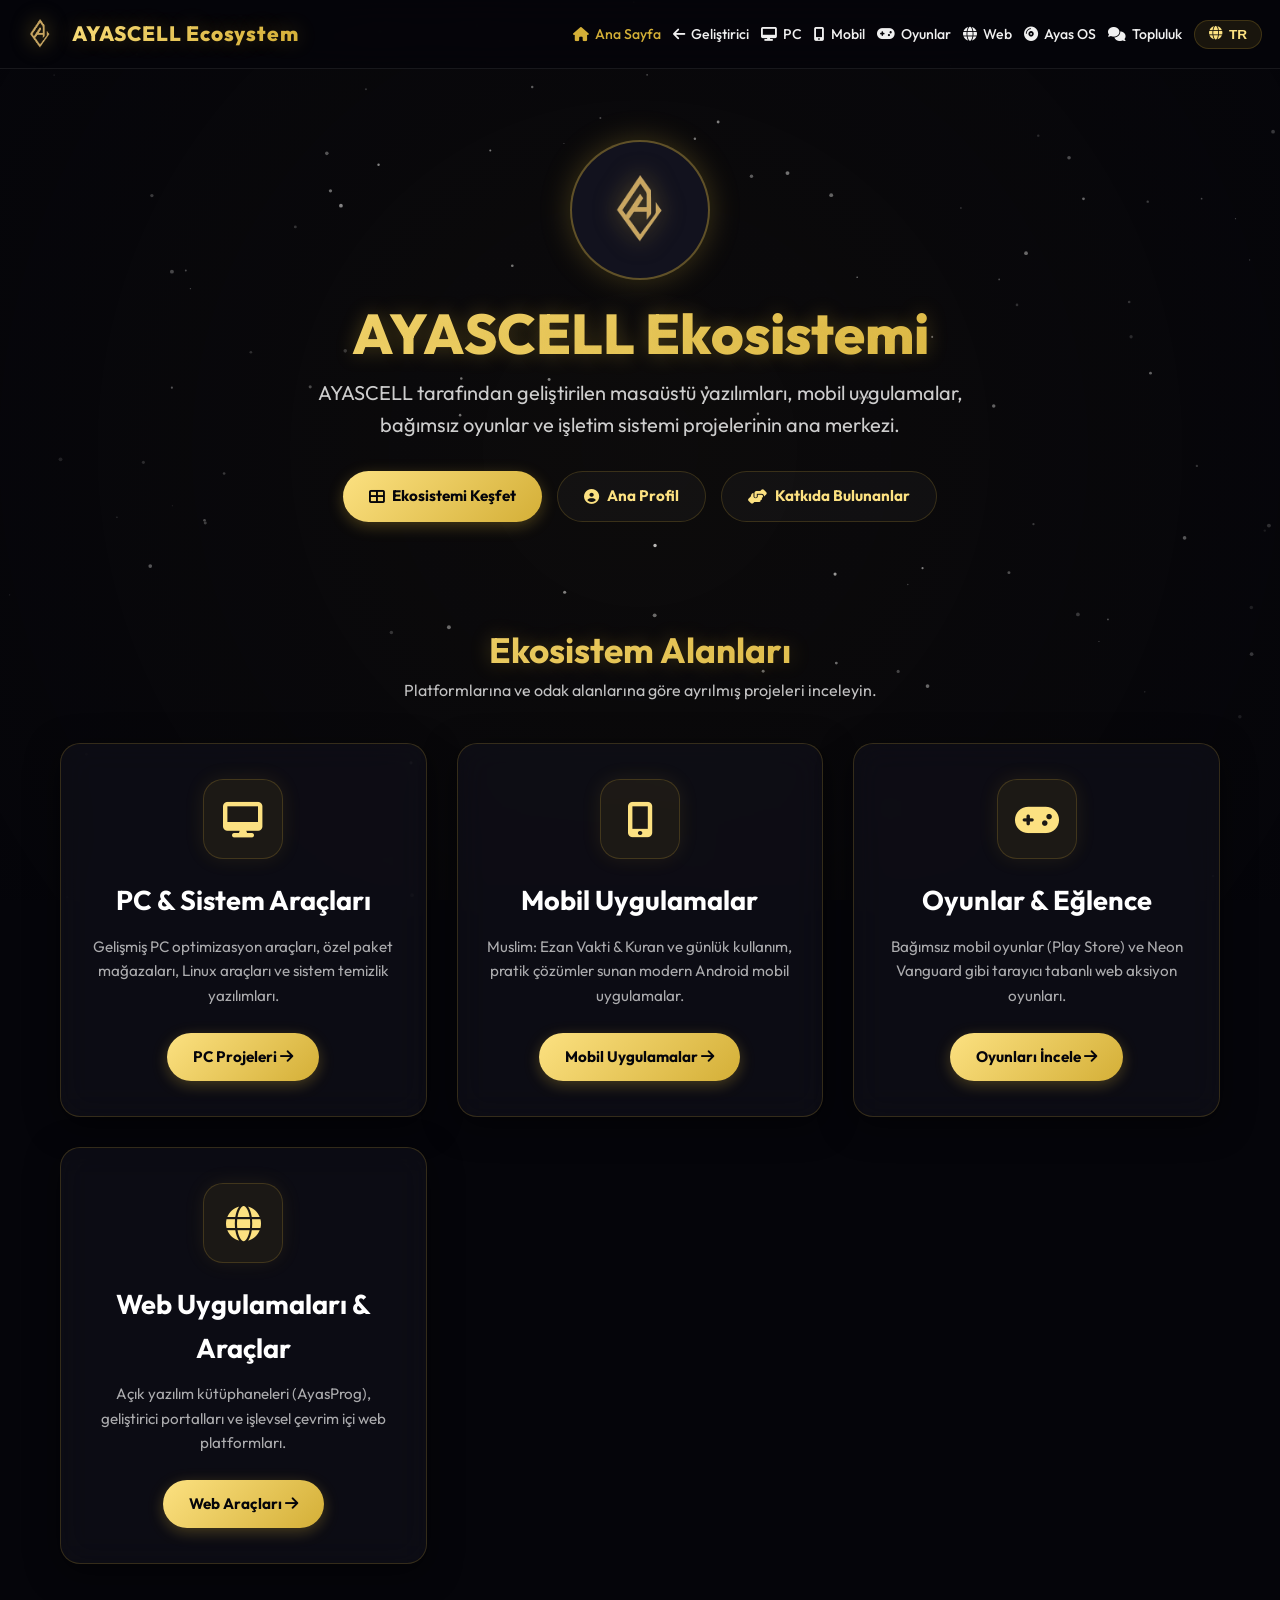
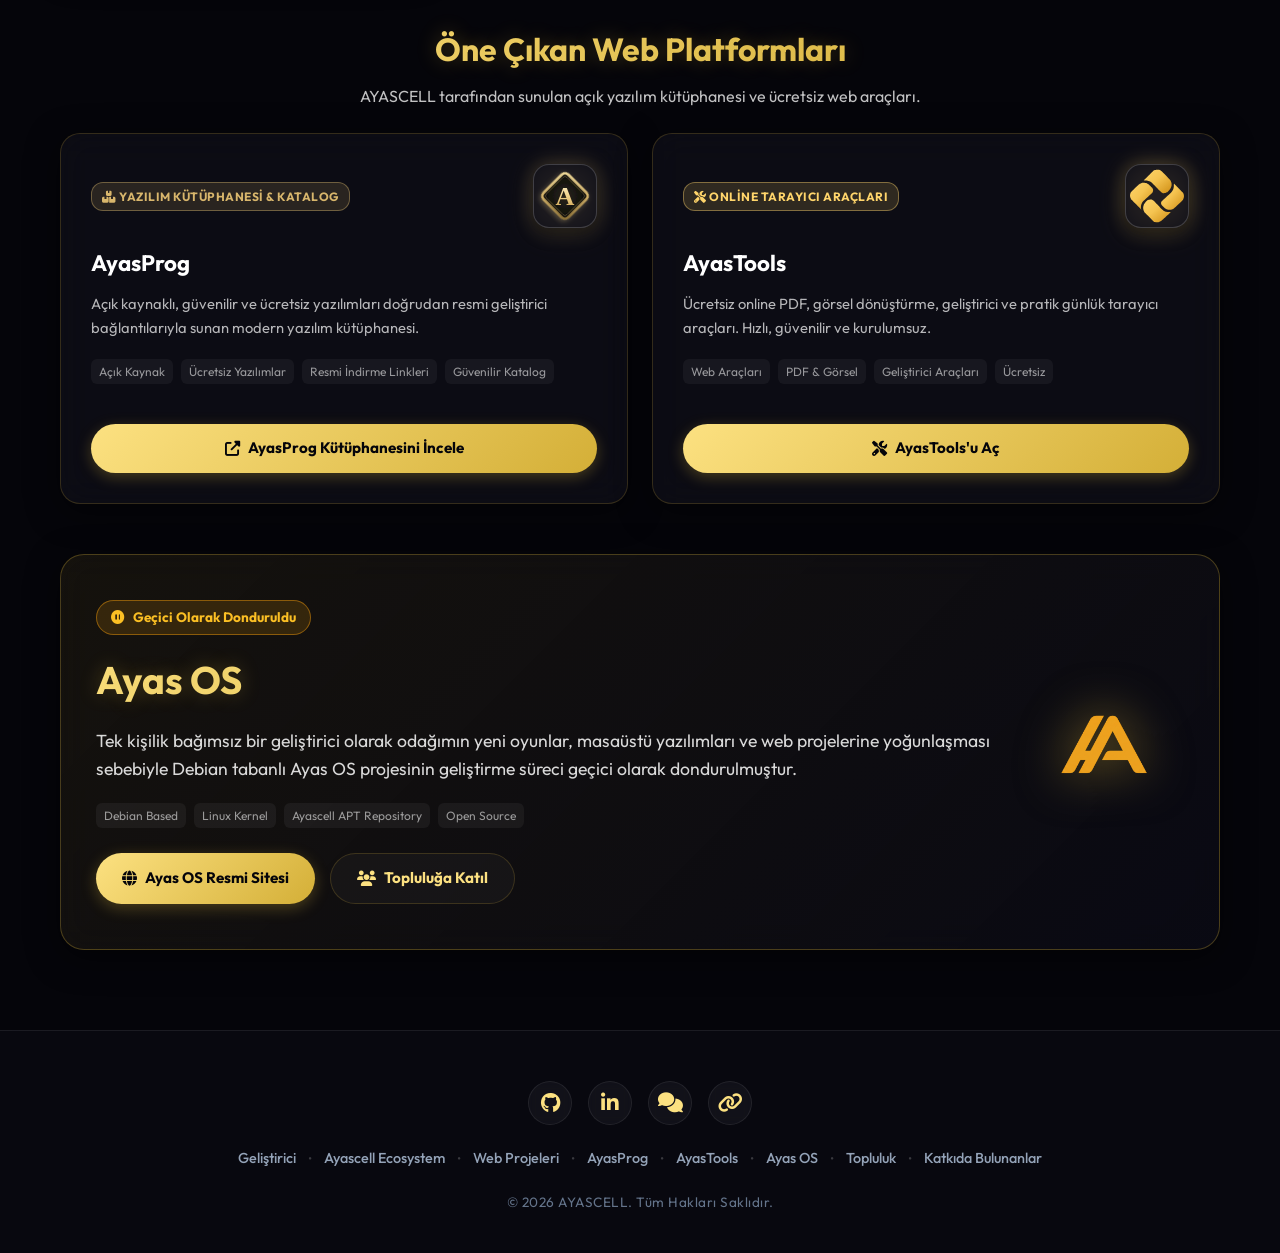
<file: ecosystem/index.html>
<!DOCTYPE html>
<html lang="tr">

<head>
    <meta charset="UTF-8">
    <meta name="viewport" content="width=device-width, initial-scale=1.0">

    <!-- Önbellek Engelleme / Anlık Güncelleme Başlangıcı -->
    <meta http-equiv="Cache-Control" content="no-cache, no-store, must-revalidate">
    <meta http-equiv="Pragma" content="no-cache">
    <meta http-equiv="Expires" content="0">
    <!-- Önbellek Engelleme / Anlık Güncelleme Sonu -->
    <title>AYASCELL Ecosystem</title>

    <!-- SEO & Canonical -->
    <link rel="canonical" href="https://ayascell.com/ecosystem/">
    <link rel="alternate" hreflang="tr" href="https://ayascell.com/ecosystem/">
    <link rel="alternate" hreflang="en" href="https://ayascell.com/ecosystem/">
    <link rel="alternate" hreflang="x-default" href="https://ayascell.com/ecosystem/">
    <meta name="description"
        content="Official hub for AYASCELL software projects, desktop applications, mobile apps, Linux systems, and indie games.">
    <meta name="keywords"
        content="AYASCELL Ecosystem, AYASCELL, Ayas OS, Muslim Prayer Times, Astro Planet Merge, Neon Puck Strike, Arrow Puzzle Challenge, PC Optimizer, AUR Store, Open Source">
    <meta name="author" content="AYASCELL">
    <meta name="robots" content="index, follow, max-image-preview:large, max-snippet:-1, max-video-preview:-1">
    <meta name="googlebot" content="index, follow, max-image-preview:large, max-snippet:-1, max-video-preview:-1">
    <meta name="bingbot" content="index, follow, max-image-preview:large, max-snippet:-1, max-video-preview:-1">

    <!-- Open Graph / Social Media -->
    <meta property="og:type" content="website">
    <meta property="og:site_name" content="AYASCELL Ecosystem">
    <meta property="og:url" content="https://ayascell.com/ecosystem/">
    <meta property="og:title" content="AYASCELL Ecosystem">
    <meta property="og:description"
        content="Desktop software, mobile apps, and indie games built by AYASCELL.">
    <meta name="thumbnail" content="https://ayascell.com/assets/ayascell-logo-dark.png">
    <meta property="og:image" content="https://ayascell.com/assets/og-image.png">
    <meta property="og:image:type" content="image/png">
    <meta property="og:image:width" content="1200">
    <meta property="og:image:height" content="630">
    <meta property="og:locale" content="en_US">
    <meta property="og:locale:alternate" content="tr_TR">

    <!-- Twitter Card -->
    <meta name="twitter:card" content="summary_large_image">
    <meta name="twitter:url" content="https://ayascell.com/ecosystem/">
    <meta name="twitter:title" content="AYASCELL Ecosystem">
    <meta name="twitter:description" content="Desktop software, mobile apps, and indie games built by AYASCELL.">
    <meta name="twitter:image" content="https://ayascell.com/assets/og-image.png">

    <!-- Favicon -->
    <link rel="icon" type="image/x-icon" href="favicon.ico">
    <link rel="icon" type="image/png" sizes="192x192" href="favicon.png">
    <link rel="apple-touch-icon" sizes="180x180" href="assets/apple-touch-icon.png">

    <!-- Structured Data (Schema.org JSON-LD) -->
    <script type="application/ld+json">
    {
      "@context": "https://schema.org",
      "@graph": [
        {
          "@type": "CollectionPage",
          "@id": "https://ayascell.com/ecosystem/#collectionpage",
          "name": "AYASCELL Ecosystem",
          "url": "https://ayascell.com/ecosystem/",
          "description": "Official hub for AYASCELL desktop software, mobile apps, Linux systems, and indie game projects.",
          "isPartOf": {
            "@id": "https://ayascell.com/#website"
          },
          "publisher": {
            "@type": "Organization",
            "@id": "https://ayascell.com/#organization",
            "name": "AYASCELL",
            "url": "https://ayascell.com/"
          }
        },
        {
          "@type": "BreadcrumbList",
          "itemListElement": [
            {
              "@type": "ListItem",
              "position": 1,
              "name": "AYASCELL",
              "item": "https://ayascell.com/"
            },
            {
              "@type": "ListItem",
              "position": 2,
              "name": "Ayascell Ecosystem",
              "item": "https://ayascell.com/ecosystem/"
            }
          ]
        }
      ]
    }
    </script>

    <link rel="stylesheet" href="https://cdnjs.cloudflare.com/ajax/libs/font-awesome/6.5.1/css/all.min.css" />
    <link href="https://fonts.googleapis.com/css2?family=Outfit:wght@300;400;500;700;800&display=swap" rel="stylesheet">
    <link rel="stylesheet" href="style.css?v=20261115_220955">
</head>

<body>

    <canvas id="starfield-canvas"></canvas>
    <div class="glass-overlay"></div>

    <!-- Navigation Header -->
    <header class="main-header">
        <nav class="navbar">
            <a href="index.html" class="logo-link">
                <img src="assets/2-Photoroom.png" alt="AYASCELL Logo" class="header-logo-image" data-nosnippet>
                <span class="gradient-text header-logo-text glow-text">AYASCELL Ecosystem</span>
            </a>
            <div class="menu-toggle" id="menu-toggle">
                <i class="fas fa-bars"></i>
            </div>
            <ul class="nav-links" id="nav-links">
                <li>
                    <a href="index.html" class="active">
                        <i class="fas fa-home"></i>
                        <span class="lang-en">Home</span>
                        <span class="lang-tr">Ana Sayfa</span>
                    </a>
                </li>
                <li>
                    <a href="https://ayascell.com/">
                        <i class="fas fa-arrow-left"></i>
                        <span class="lang-en">Developer</span>
                        <span class="lang-tr">Geliştirici</span>
                    </a>
                </li>
                <li>
                    <a href="pc.html">
                        <i class="fas fa-desktop"></i>
                        <span class="lang-en">PC</span>
                        <span class="lang-tr">PC</span>
                    </a>
                </li>
                <li>
                    <a href="mobile.html">
                        <i class="fas fa-mobile-alt"></i>
                        <span class="lang-en">Mobile</span>
                        <span class="lang-tr">Mobil</span>
                    </a>
                </li>
                <li>
                    <a href="games.html">
                        <i class="fas fa-gamepad"></i>
                        <span class="lang-en">Games</span>
                        <span class="lang-tr">Oyunlar</span>
                    </a>
                </li>
                <li>
                    <a href="web.html">
                        <i class="fas fa-globe"></i>
                        <span class="lang-en">Web</span>
                        <span class="lang-tr">Web</span>
                    </a>
                </li>
                <li>
                    <a href="https://ayascell.com/AyasOS/" target="_blank">
                        <i class="fas fa-compact-disc"></i>
                        <span class="lang-en">Ayas OS</span>
                        <span class="lang-tr">Ayas OS</span>
                    </a>
                </li>
                <li>
                    <a href="https://ayascell.com/ayas-discussions/" target="_blank">
                        <i class="fas fa-comments"></i>
                        <span class="lang-en">Community</span>
                        <span class="lang-tr">Topluluk</span>
                    </a>
                </li>
                <li>
                    <button id="lang-toggle" class="lang-btn">
                        <i class="fas fa-globe"></i> <span id="current-lang">TR</span>
                    </button>
                </li>
            </ul>
        </nav>
    </header>

    <!-- Hero Section -->
    <section class="hero-section">
        <div class="container">
            <div class="hero-avatar">
                <img src="assets/2-Photoroom.png" alt="AYASCELL" data-nosnippet>
            </div>
            <h1 class="gradient-text mega-title glow-text">
                <span class="lang-en">AYASCELL Ecosystem</span>
                <span class="lang-tr">AYASCELL Ekosistemi</span>
            </h1>
            <p class="subtitle">
                <span class="lang-en">The official home for desktop software, mobile applications, indie games, and
                    operating system projects built by AYASCELL.</span>
                <span class="lang-tr">AYASCELL tarafından geliştirilen masaüstü yazılımları, mobil uygulamalar, bağımsız
                    oyunlar ve işletim sistemi projelerinin ana merkezi.</span>
            </p>
            <div style="display: flex; justify-content: center; gap: 15px; flex-wrap: wrap; margin-bottom: 40px;">
                <a href="#pillars" class="link-button solid gold-gradient">
                    <i class="fas fa-th-large"></i>
                    <span class="lang-en">Explore Ecosystem</span>
                    <span class="lang-tr">Ekosistemi Keşfet</span>
                </a>
                <a href="https://ayascell.com/" class="link-button outline">
                    <i class="fas fa-user-circle"></i>
                    <span class="lang-en">Main Profile</span>
                    <span class="lang-tr">Ana Profil</span>
                </a>
                <a href="https://ayascell.com/contributors.html" class="link-button outline">
                    <i class="fas fa-hands-helping"></i>
                    <span class="lang-en">Contributors</span>
                    <span class="lang-tr">Katkıda Bulunanlar</span>
                </a>
            </div>
        </div>
    </section>

    <!-- Core Pillars / Categories -->
    <section id="pillars" class="container">
        <div style="text-align: center; margin-bottom: 30px;">
            <h2 class="gradient-text glow-text" style="font-size: 2.2em;">
                <span class="lang-en">Ecosystem Pillars</span>
                <span class="lang-tr">Ekosistem Alanları</span>
            </h2>
            <p style="opacity: 0.8;">
                <span class="lang-en">Discover projects categorized by platform and focus area.</span>
                <span class="lang-tr">Platformlarına ve odak alanlarına göre ayrılmış projeleri inceleyin.</span>
            </p>
        </div>

        <div class="category-grid">
            <!-- Pillar 1: PC & System Apps -->
            <div class="category-card glass-card premium-border hover-lift">
                <div class="category-icon-wrapper">
                    <i class="fas fa-desktop"></i>
                </div>
                <h3>
                    <span class="lang-en">PC Apps & Tools</span>
                    <span class="lang-tr">PC & Sistem Araçları</span>
                </h3>
                <p>
                    <span class="lang-en">Powerful PC optimization tools, custom APT package stores, Linux utilities,
                        and system scripts designed for efficiency.</span>
                    <span class="lang-tr">Gelişmiş PC optimizasyon araçları, özel paket mağazaları, Linux araçları ve
                        sistem temizlik yazılımları.</span>
                </p>
                <a href="pc.html" class="link-button solid gold-gradient">
                    <span class="lang-en">View PC Apps <i class="fas fa-arrow-right"></i></span>
                    <span class="lang-tr">PC Projeleri <i class="fas fa-arrow-right"></i></span>
                </a>
            </div>

            <!-- Pillar 2: Mobile Apps -->
            <div class="category-card glass-card premium-border hover-lift">
                <div class="category-icon-wrapper">
                    <i class="fas fa-mobile-alt"></i>
                </div>
                <h3>
                    <span class="lang-en">Mobile Applications</span>
                    <span class="lang-tr">Mobil Uygulamalar</span>
                </h3>
                <p>
                    <span class="lang-en">Muslim: Ezan Vakti & Kuran and user-friendly Android mobile apps for daily productivity and lifestyle.</span>
                    <span class="lang-tr">Muslim: Ezan Vakti & Kuran ve günlük kullanım, pratik çözümler sunan modern Android mobil uygulamalar.</span>
                </p>
                <a href="mobile.html" class="link-button solid gold-gradient">
                    <span class="lang-en">View Mobile Apps <i class="fas fa-arrow-right"></i></span>
                    <span class="lang-tr">Mobil Uygulamalar <i class="fas fa-arrow-right"></i></span>
                </a>
            </div>

            <!-- Pillar 3: Games -->
            <div class="category-card glass-card premium-border hover-lift">
                <div class="category-icon-wrapper">
                    <i class="fas fa-gamepad"></i>
                </div>
                <h3>
                    <span class="lang-en">Games & Entertainment</span>
                    <span class="lang-tr">Oyunlar & Eğlence</span>
                </h3>
                <p>
                    <span class="lang-en">Fun indie mobile games (Play Store) and browser-based web action games like Neon Vanguard.</span>
                    <span class="lang-tr">Bağımsız mobil oyunlar (Play Store) ve Neon Vanguard gibi tarayıcı tabanlı web aksiyon oyunları.</span>
                </p>
                <a href="games.html" class="link-button solid gold-gradient">
                    <span class="lang-en">View Games <i class="fas fa-arrow-right"></i></span>
                    <span class="lang-tr">Oyunları İncele <i class="fas fa-arrow-right"></i></span>
                </a>
            </div>

            <!-- Pillar 4: Web Applications & Tools -->
            <div class="category-card glass-card premium-border hover-lift">
                <div class="category-icon-wrapper">
                    <i class="fas fa-globe"></i>
                </div>
                <h3>
                    <span class="lang-en">Web Apps & Platforms</span>
                    <span class="lang-tr">Web Uygulamaları & Araçlar</span>
                </h3>
                <p>
                    <span class="lang-en">Independent open software libraries (AyasProg), developer portals, and functional web platforms.</span>
                    <span class="lang-tr">Açık yazılım kütüphaneleri (AyasProg), geliştirici portalları ve işlevsel çevrim içi web platformları.</span>
                </p>
                <a href="web.html" class="link-button solid gold-gradient">
                    <span class="lang-en">View Web Platforms <i class="fas fa-arrow-right"></i></span>
                    <span class="lang-tr">Web Araçları <i class="fas fa-arrow-right"></i></span>
                </a>
            </div>
        </div>
    </section>

    <!-- Featured Web Platforms & Tools Section -->
    <section class="container" style="margin-bottom: 50px;">
        <div class="section-header" style="text-align: center; margin-bottom: 24px;">
            <h2 class="gradient-text glow-text" style="font-size: 2em; margin-bottom: 8px;">
                <span class="lang-en">Featured Web Platforms</span>
                <span class="lang-tr">Öne Çıkan Web Platformları</span>
            </h2>
            <p style="opacity: 0.8; font-size: 1em; margin: 0;">
                <span class="lang-en">Open software directory and free browser utilities developed by AYASCELL.</span>
                <span class="lang-tr">AYASCELL tarafından sunulan açık yazılım kütüphanesi ve ücretsiz web araçları.</span>
            </p>
        </div>

        <div style="display: grid; grid-template-columns: repeat(auto-fit, minmax(320px, 1fr)); gap: 24px;">

            <!-- Platform 1: AyasProg -->
            <div class="project-card glass-card premium-border hover-lift" style="display: flex; flex-direction: column; justify-content: space-between;">
                <div>
                    <div class="project-header">
                        <span class="project-badge badge-desktop" style="background: rgba(216, 182, 108, 0.15); color: #D8B66C; border-color: rgba(216, 182, 108, 0.4);">
                            <i class="fas fa-boxes"></i> Yazılım Kütüphanesi & Katalog
                        </span>
                        <img src="assets/ayasprog.svg" alt="AyasProg Logo" class="app-card-icon" style="filter: drop-shadow(0 0 10px rgba(216, 182, 108, 0.4));">
                    </div>
                    <h4>AyasProg</h4>
                    <p>
                        <span class="lang-tr">Açık kaynaklı, güvenilir ve ücretsiz yazılımları doğrudan resmi geliştirici bağlantılarıyla sunan modern yazılım kütüphanesi.</span>
                        <span class="lang-en">Modern software library catalog providing open source, trusted, and free applications directly from official developer sources.</span>
                    </p>
                    <div class="tech-tags">
                        <span class="tech-tag">Açık Kaynak</span>
                        <span class="tech-tag">Ücretsiz Yazılımlar</span>
                        <span class="tech-tag">Resmi İndirme Linkleri</span>
                        <span class="tech-tag">Güvenilir Katalog</span>
                    </div>
                </div>
                <div class="project-links-row" style="margin-top: 20px;">
                    <a href="https://ayasprog.ayascell.com/" target="_blank" class="link-button solid gold-gradient" style="width: 100%; text-align: center; justify-content: center;">
                        <i class="fas fa-external-link-alt"></i>
                        <span class="lang-tr">AyasProg Kütüphanesini İncele</span>
                        <span class="lang-en">Explore AyasProg Library</span>
                    </a>
                </div>
            </div>

            <!-- Platform 2: AyasTools -->
            <div class="project-card glass-card premium-border hover-lift" style="display: flex; flex-direction: column; justify-content: space-between;">
                <div>
                    <div class="project-header">
                        <span class="project-badge badge-web" style="background: rgba(255, 213, 107, 0.15); color: #ffd56b; border-color: rgba(255, 213, 107, 0.4);">
                            <i class="fas fa-tools"></i> Online Tarayıcı Araçları
                        </span>
                        <img src="assets/ayastools.svg" alt="AyasTools Logo" class="app-card-icon" style="filter: drop-shadow(0 0 10px rgba(255, 213, 107, 0.4));">
                    </div>
                    <h4>AyasTools</h4>
                    <p>
                        <span class="lang-tr">Ücretsiz online PDF, görsel dönüştürme, geliştirici ve pratik günlük tarayıcı araçları. Hızlı, güvenilir ve kurulumsuz.</span>
                        <span class="lang-en">Free online PDF, image converter, developer, and everyday browser utilities. Fast, practical, and zero-install web tools.</span>
                    </p>
                    <div class="tech-tags">
                        <span class="tech-tag">Web Araçları</span>
                        <span class="tech-tag">PDF & Görsel</span>
                        <span class="tech-tag">Geliştirici Araçları</span>
                        <span class="tech-tag">Ücretsiz</span>
                    </div>
                </div>
                <div class="project-links-row" style="margin-top: 20px;">
                    <a href="https://ayastools.ayascell.com/" target="_blank" class="link-button solid gold-gradient" style="width: 100%; text-align: center; justify-content: center;">
                        <i class="fas fa-tools"></i>
                        <span class="lang-tr">AyasTools'u Aç</span>
                        <span class="lang-en">Open AyasTools</span>
                    </a>
                </div>
            </div>

        </div>
    </section>

    <!-- Ayas OS Flagship Highlight Section -->
    <section class="container" style="margin-bottom: 80px;">
        <div class="glass-card premium-border hover-lift"
            style="padding: 45px 35px; border-radius: 24px; position: relative; overflow: hidden; background: linear-gradient(135deg, rgba(212, 175, 55, 0.08), rgba(10, 10, 20, 0.95)); border: 1px solid rgba(212, 175, 55, 0.3);">
            <div
                style="display: flex; flex-wrap: wrap; align-items: center; justify-content: space-between; gap: 30px;">
                <div style="flex: 1 1 400px;">
                    <div
                        style="display: inline-flex; align-items: center; gap: 8px; padding: 6px 14px; background: rgba(245, 158, 11, 0.15); border: 1px solid rgba(245, 158, 11, 0.45); border-radius: 20px; font-size: 0.85em; font-weight: 700; color: #FBBF24; margin-bottom: 15px;">
                        <i class="fas fa-pause-circle"></i>
                        <span class="lang-tr">Geçici Olarak Donduruldu</span>
                        <span class="lang-en">Temporarily Paused</span>
                    </div>
                    <h2 class="gradient-text glow-text" style="font-size: 2.4em; margin-bottom: 15px;">Ayas OS</h2>
                    <p style="font-size: 1.1em; opacity: 0.9; line-height: 1.6; margin-bottom: 20px;">
                        <span class="lang-tr">Tek kişilik bağımsız bir geliştirici olarak odağımın yeni oyunlar, masaüstü yazılımları ve web projelerine yoğunlaşması sebebiyle Debian tabanlı Ayas OS projesinin geliştirme süreci geçici olarak dondurulmuştur.</span>
                        <span class="lang-en">As a solo indie developer, development of the Debian-based Ayas OS project is temporarily paused to focus on new games, desktop software, and web projects.</span>
                    </p>
                    <div class="tech-tags" style="margin-bottom: 25px;">
                        <span class="tech-tag">Debian Based</span>
                        <span class="tech-tag">Linux Kernel</span>
                        <span class="tech-tag">Ayascell APT Repository</span>
                        <span class="tech-tag">Open Source</span>
                    </div>
                    <div style="display: flex; gap: 15px; flex-wrap: wrap;">
                        <a href="https://ayascell.com/AyasOS/" target="_blank" class="link-button solid gold-gradient">
                            <i class="fas fa-globe"></i>
                            <span class="lang-tr">Ayas OS Resmi Sitesi</span>
                            <span class="lang-en">Ayas OS Official Site</span>
                        </a>
                        <a href="https://ayascell.com/ayas-discussions/" target="_blank" class="link-button outline">
                            <i class="fas fa-users"></i>
                            <span class="lang-tr">Topluluğa Katıl</span>
                            <span class="lang-en">Join Community</span>
                        </a>
                    </div>
                </div>
                <div style="flex: 0 0 160px; text-align: center; margin: 0 auto;">
                    <img src="assets/ayasoslogo.png" alt="Ayas OS Logo"
                        style="width: 140px; height: 140px; object-fit: contain; filter: drop-shadow(0 0 25px rgba(212, 175, 55, 0.6));">
                </div>
            </div>
        </div>
    </section>

    <!-- Footer -->
    <footer class="main-footer glass">
        <div class="footer-container">
            <div class="footer-social-links">
                <a href="https://github.com/AYASCELL" target="_blank" rel="noopener noreferrer" class="social-icon github-icon" title="GitHub"><i class="fab fa-github"></i></a>
                <a href="https://www.linkedin.com/company/ayascell" target="_blank" rel="noopener noreferrer" class="social-icon linkedin-icon" title="LinkedIn"><i class="fab fa-linkedin-in"></i></a>
                <a href="https://ayascell.com/ayas-discussions/" target="_blank" rel="noopener noreferrer" class="social-icon community-icon" title="Topluluk / Community"><i class="fas fa-comments"></i></a>
                <a href="https://ayascell.com/links.html" target="_blank" rel="noopener noreferrer" class="social-icon links-icon" title="Tüm Linkler"><i class="fas fa-link"></i></a>
            </div>
            <div class="footer-links-row">
                <a href="https://ayascell.com/" target="_blank" rel="noopener noreferrer"><span class="lang-tr">Geliştirici</span><span class="lang-en">Developer</span></a>
                <span class="footer-divider">•</span>
                <a href="index.html"><span class="lang-tr">Ayascell Ecosystem</span><span class="lang-en">Ayascell Ecosystem</span></a>
                <span class="footer-divider">•</span>
                <a href="web.html"><span class="lang-tr">Web Projeleri</span><span class="lang-en">Web Projects</span></a>
                <span class="footer-divider">•</span>
                <a href="https://ayasprog.ayascell.com/" target="_blank" rel="noopener noreferrer"><span class="lang-tr">AyasProg</span><span class="lang-en">AyasProg</span></a>
                <span class="footer-divider">•</span>
                <a href="https://ayastools.ayascell.com/" target="_blank" rel="noopener noreferrer"><span class="lang-tr">AyasTools</span><span class="lang-en">AyasTools</span></a>
                <span class="footer-divider">•</span>
                <a href="https://ayascell.com/AyasOS/" target="_blank" rel="noopener noreferrer"><span class="lang-tr">Ayas OS</span><span class="lang-en">Ayas OS</span></a>
                <span class="footer-divider">•</span>
                <a href="https://ayascell.com/ayas-discussions/" target="_blank" rel="noopener noreferrer"><span class="lang-tr">Topluluk</span><span class="lang-en">Community</span></a>
                <span class="footer-divider">•</span>
                <a href="https://ayascell.com/contributors.html" target="_blank" rel="noopener noreferrer"><span class="lang-tr">Katkıda Bulunanlar</span><span class="lang-en">Contributors</span></a>
            </div>
            <p class="copyright-text">&copy; <span class="current-year"></span> AYASCELL. <span class="lang-tr">Tüm Hakları Saklıdır.</span><span class="lang-en">All Rights Reserved.</span></p>
        </div>
    </footer>

    <script src="app.js?v=20261115_220955"></script>
</body>

</html>
</file>
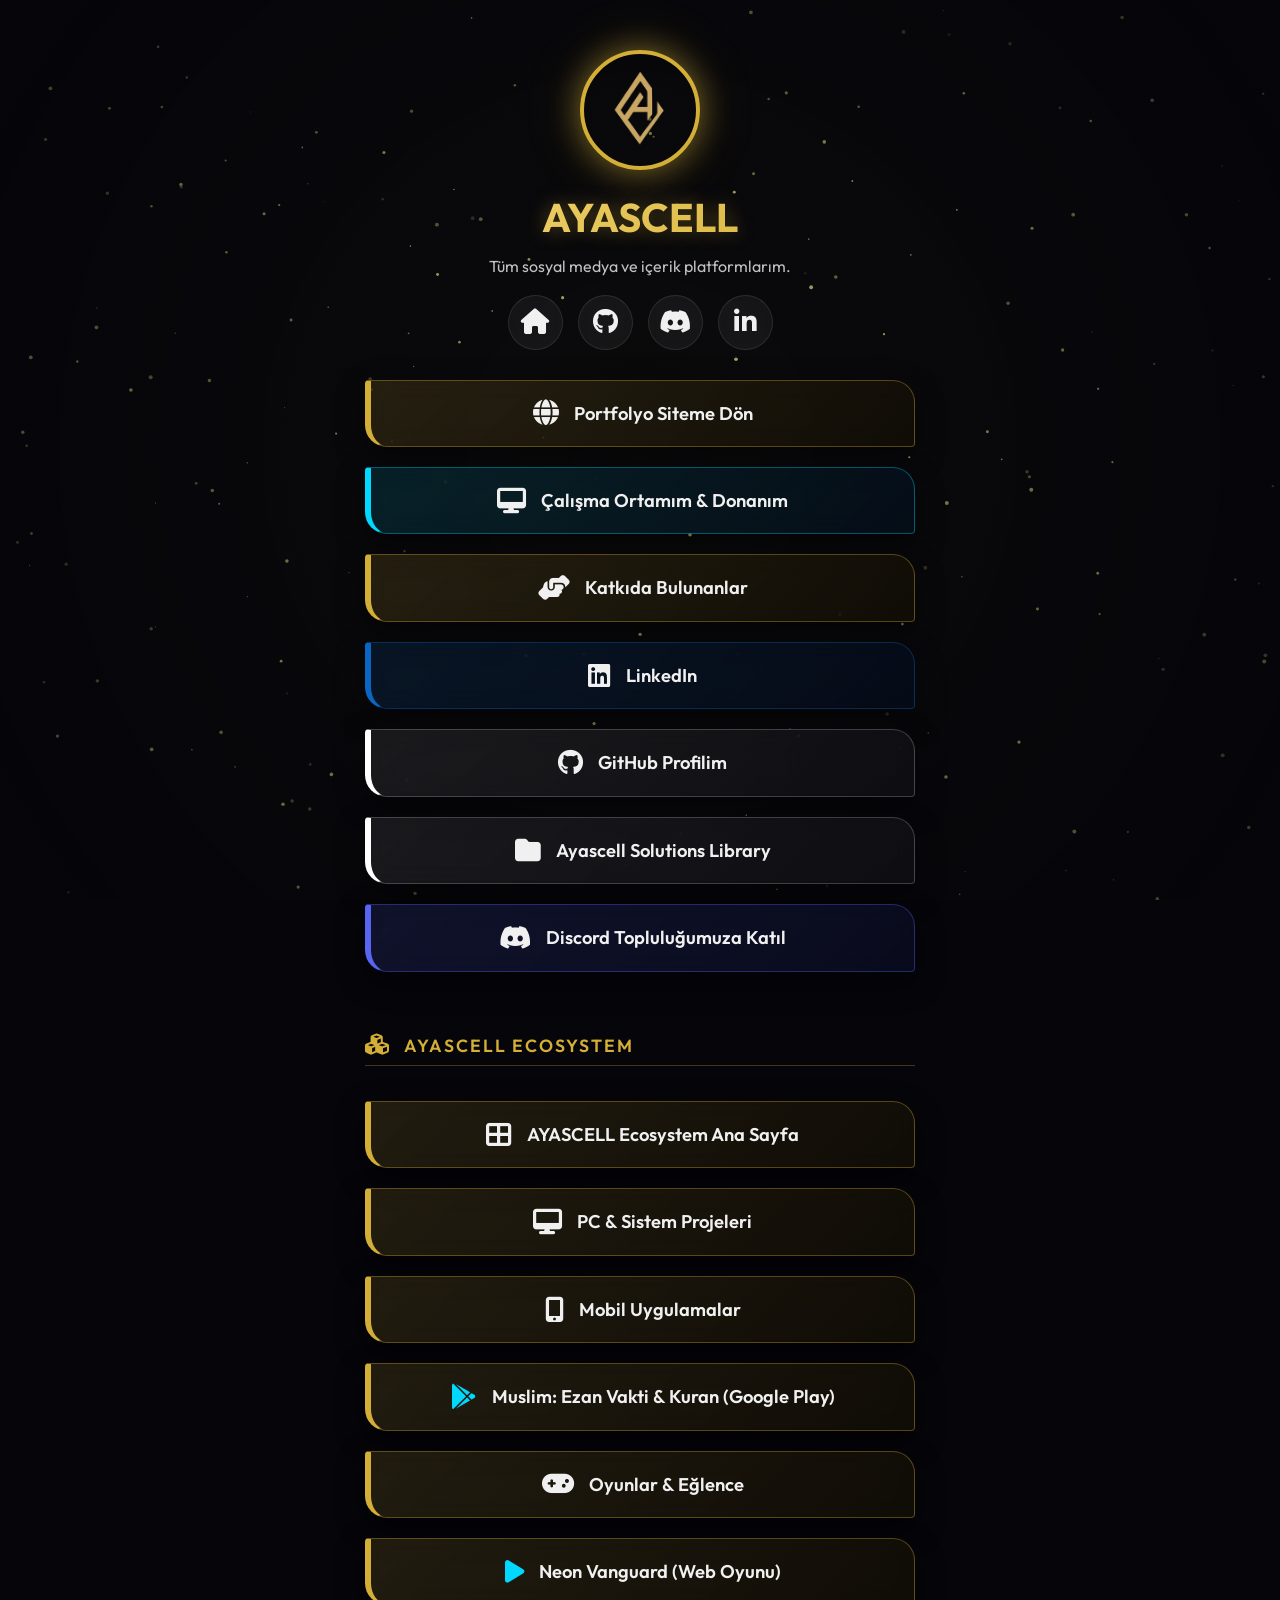
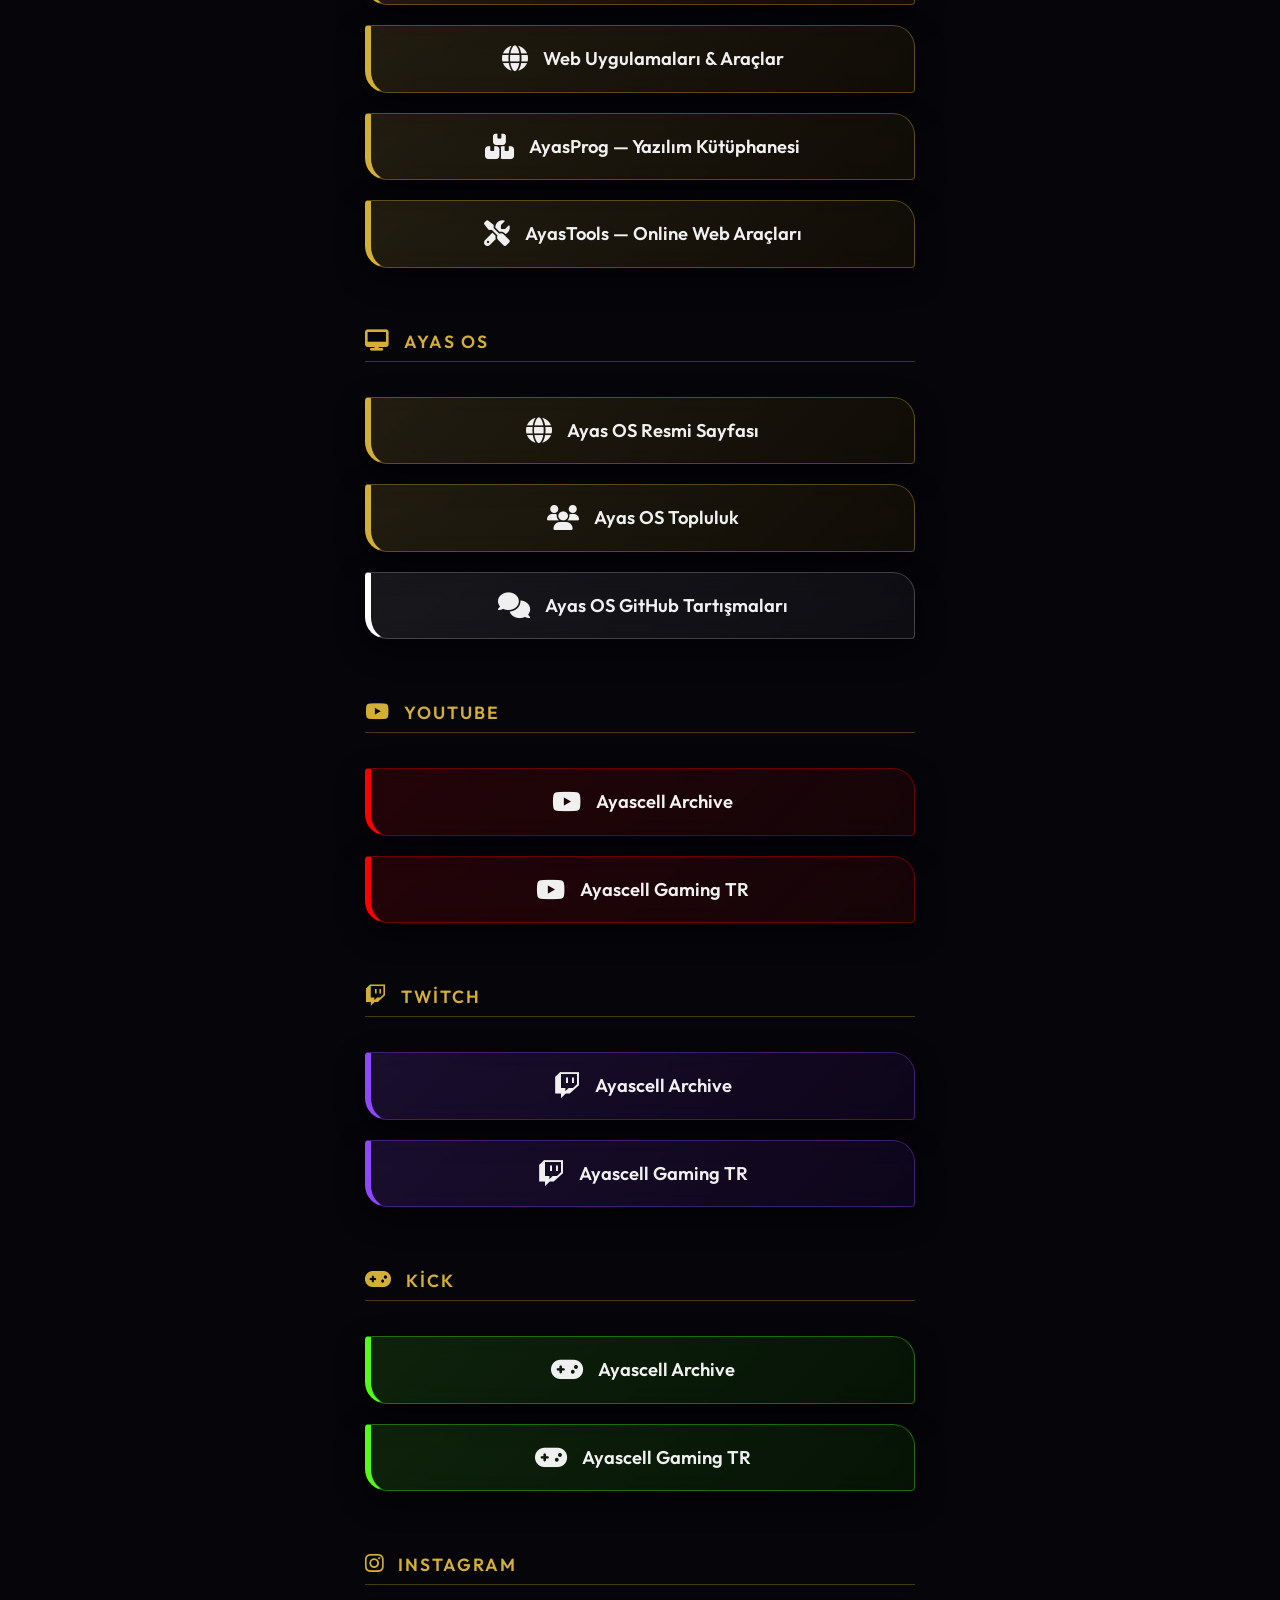
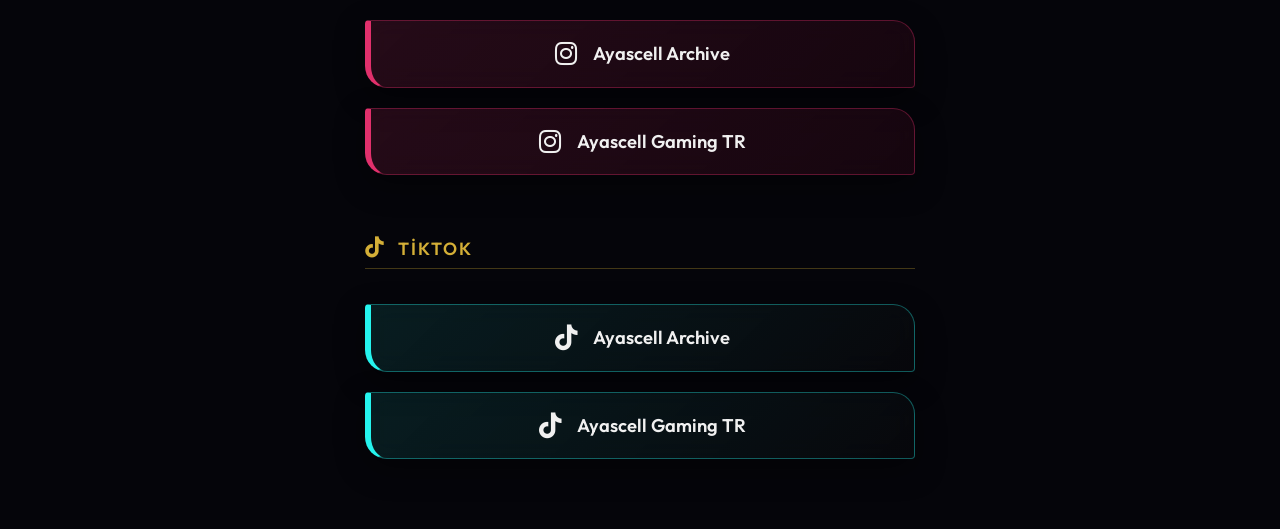
<file: links.html>
<!DOCTYPE html>
<html lang="tr">

<head>
    <meta charset="UTF-8">
    <meta name="viewport" content="width=device-width, initial-scale=1.0">

    <!-- Önbellek Engelleme / Anlık Güncelleme Başlangıcı -->
    <meta http-equiv="Cache-Control" content="no-cache, no-store, must-revalidate">
    <meta http-equiv="Pragma" content="no-cache">
    <meta http-equiv="Expires" content="0">
    <!-- Önbellek Engelleme / Anlık Güncelleme Sonu -->
    <title>Links | AYASCELL</title>
    
    <link rel="canonical" href="https://ayascell.com/links.html">
    <link rel="alternate" hreflang="tr" href="https://ayascell.com/links.html">
    <link rel="alternate" hreflang="en" href="https://ayascell.com/links.html">
    <link rel="alternate" hreflang="x-default" href="https://ayascell.com/links.html">
    <meta name="description" content="Official AYASCELL links: Ecosystem, Ayas OS, Google Play releases, GitHub, LinkedIn, YouTube, Discord, and social media profiles.">
    <meta name="keywords" content="AYASCELL Links, AYASCELL, Ayas OS, Ecosystem, Google Play, GitHub, LinkedIn, Discord">
    <meta name="author" content="AYASCELL">
    <meta name="robots" content="index, follow, max-image-preview:large, max-snippet:-1, max-video-preview:-1">
    <meta name="googlebot" content="index, follow, max-image-preview:large, max-snippet:-1, max-video-preview:-1">
    <meta name="bingbot" content="index, follow, max-image-preview:large, max-snippet:-1, max-video-preview:-1">
    <meta name="thumbnail" content="https://ayascell.com/assets/ayascell-logo-dark.png">

    <!-- Open Graph -->
    <meta property="og:type" content="website">
    <meta property="og:site_name" content="AYASCELL">
    <meta property="og:url" content="https://ayascell.com/links.html">
    <meta property="og:title" content="Links | AYASCELL">
    <meta property="og:description" content="Official AYASCELL projects, Ayas OS, Google Play releases, and social media profiles.">
    <meta property="og:image" content="https://ayascell.com/assets/og-image.png">
    <meta property="og:image:width" content="1200">
    <meta property="og:image:height" content="630">
    <meta property="og:locale" content="en_US">
    <meta property="og:locale:alternate" content="tr_TR">

    <!-- Twitter Card -->
    <meta name="twitter:card" content="summary_large_image">
    <meta name="twitter:title" content="Links | AYASCELL">
    <meta name="twitter:description" content="Official AYASCELL projects, Ayas OS, Google Play releases, and social media profiles.">
    <meta name="twitter:image" content="https://ayascell.com/assets/og-image.png">

    <!-- Favicon -->
    <link rel="icon" type="image/x-icon" href="/favicon.ico">
    <link rel="icon" type="image/png" sizes="192x192" href="/favicon.png">
    <link rel="apple-touch-icon" sizes="180x180" href="/assets/apple-touch-icon.png">

    <!-- Schema.org JSON-LD -->
    <script type="application/ld+json">
    {
      "@context": "https://schema.org",
      "@graph": [
        {
          "@type": "ProfilePage",
          "@id": "https://ayascell.com/links.html#profilepage",
          "name": "AYASCELL Official Links",
          "url": "https://ayascell.com/links.html",
          "image": "https://ayascell.com/assets/ayascell-logo-dark.png",
          "isPartOf": {
            "@id": "https://ayascell.com/#website"
          },
          "mainEntity": {
            "@type": "Organization",
            "@id": "https://ayascell.com/#organization",
            "name": "AYASCELL",
            "url": "https://ayascell.com/",
            "sameAs": [
              "https://ayascell.com/ecosystem/",
              "https://ayascell.com/AyasOS/",
              "https://ayascell.com/ayas-discussions/",
              "https://github.com/AYASCELL",
              "https://www.linkedin.com/company/ayascell",
              "https://www.youtube.com/channel/UCInPupaLoQw-3z29fCrZPmg",
              "https://twitch.tv/ayascellgamingtr"
            ]
          }
        },
        {
          "@type": "BreadcrumbList",
          "itemListElement": [
            {
              "@type": "ListItem",
              "position": 1,
              "name": "AYASCELL",
              "item": "https://ayascell.com/"
            },
            {
              "@type": "ListItem",
              "position": 2,
              "name": "Links",
              "item": "https://ayascell.com/links.html"
            }
          ]
        }
      ]
    }
    </script>

    <link rel="stylesheet" href="https://cdnjs.cloudflare.com/ajax/libs/font-awesome/6.5.1/css/all.min.css" />
    <link href="https://fonts.googleapis.com/css2?family=Outfit:wght@300;400;500;700;800&display=swap" rel="stylesheet">
    <link rel="stylesheet" href="style.css?v=20261115_220955">
    <style>
        .link-category {
            font-size: 1.1em;
            color: var(--primary-gold);
            margin: 40px 0 15px;
            font-weight: 600;
            text-transform: uppercase;
            letter-spacing: 2px;
            border-bottom: 1px solid rgba(212, 175, 55, 0.3);
            padding-bottom: 5px;
            text-align: left;
        }

        .link-category i {
            margin-right: 8px;
            font-size: 1.2em;
        }

        .links-wrapper {
            margin-bottom: 20px;
        }

        .social-icons-container {
            display: flex;
            justify-content: center;
            gap: 15px;
            margin-bottom: 30px;
        }
    </style>
</head>

<body class="links-page-body">

    <canvas id="starfield-canvas"></canvas>
    <div class="glass-overlay"></div>

    <div class="links-container">
        <!-- Profil Bilgileri -->
        <div class="profile-avatar avatar-glow" style="width: 120px; height: 120px; margin: 0 auto 15px;">
            <img src="assets/2-Photoroom.png" alt="AYASCELL" data-nosnippet>
        </div>
        <h1 class="gradient-text glow-text" style="font-size: 2.5em; margin-bottom: 5px;">AYASCELL</h1>
        <p style="opacity: 0.8; margin-bottom: 15px;">
            <span class="lang-tr">Tüm sosyal medya ve içerik platformlarım.</span>
            <span class="lang-en">All my social media links & official channels.</span>
        </p>

        <!-- Kategori Dışı Olanlardan Bazıları Logo Olarak -->
        <div class="social-icons-container">
            <a href="index.html" class="social-icon website-icon" title="Ana Sayfa">
                <i class="fas fa-home"></i>
            </a>
            <a href="https://github.com/ayascell" target="_blank" rel="noopener noreferrer" class="social-icon github-icon" title="GitHub">
                <i class="fab fa-github"></i>
            </a>
            <a href="https://discord.gg/aAtRK96qVn" target="_blank" rel="noopener noreferrer" class="social-icon discord-icon" title="Discord Topluluğu">
                <i class="fab fa-discord"></i>
            </a>
            <a href="https://www.linkedin.com/company/ayascell" target="_blank" rel="noopener noreferrer" class="social-icon linkedin-icon" title="LinkedIn">
                <i class="fab fa-linkedin-in"></i>
            </a>
        </div>

        <div class="links-wrapper">

            <!-- Önemli Ana Linkler (Kategorisiz - En Üstte) -->
            <a href="index.html" class="linktree-btn website-btn">
                <i class="fas fa-globe"></i>
                <span class="lang-tr">Portfolyo Siteme Dön</span>
                <span class="lang-en">Back to Portfolio</span>
            </a>
            
            <a href="setup.html" class="linktree-btn setup-btn">
                <i class="fas fa-desktop"></i>
                <span class="lang-tr">Çalışma Ortamım & Donanım</span>
                <span class="lang-en">Workspace & Hardware Setup</span>
            </a>

            <a href="contributors.html" class="linktree-btn website-btn">
                <i class="fas fa-hands-helping"></i>
                <span class="lang-tr">Katkıda Bulunanlar</span>
                <span class="lang-en">Contributors</span>
            </a>

            <a href="https://www.linkedin.com/company/ayascell" target="_blank" rel="noopener noreferrer" class="linktree-btn linkedin-btn">
                <i class="fab fa-linkedin"></i>
                <span class="lang-tr">LinkedIn</span>
                <span class="lang-en">LinkedIn</span>
            </a>

            <a href="https://github.com/ayascell" target="_blank" rel="noopener noreferrer" class="linktree-btn github-btn">
                <i class="fab fa-github"></i>
                <span class="lang-tr">GitHub Profilim</span>
                <span class="lang-en">GitHub Profile</span>
            </a>

            <a href="https://github.com/AYASCELL/Ayascell-Archive" target="_blank" rel="noopener noreferrer" class="linktree-btn github-btn">
                <i class="fas fa-folder"></i> Ayascell Solutions Library
            </a>

            <a href="https://discord.gg/aAtRK96qVn" target="_blank" rel="noopener noreferrer" class="linktree-btn discord-btn">
                <i class="fab fa-discord"></i>
                <span class="lang-tr">Discord Topluluğumuza Katıl</span>
                <span class="lang-en">Join Our Discord Community</span>
            </a>

            <!-- AYASCELL Ecosystem Kategorisi -->
            <h3 class="link-category"><i class="fas fa-cubes"></i> AYASCELL Ecosystem</h3>

            <a href="https://ayascell.com/ecosystem/" target="_blank" class="linktree-btn website-btn">
                <i class="fas fa-th-large"></i>
                <span class="lang-tr">AYASCELL Ecosystem Ana Sayfa</span>
                <span class="lang-en">AYASCELL Ecosystem Hub</span>
            </a>

            <a href="https://ayascell.com/ecosystem/pc.html" target="_blank" class="linktree-btn website-btn">
                <i class="fas fa-desktop"></i>
                <span class="lang-tr">PC & Sistem Projeleri</span>
                <span class="lang-en">PC & System Tools</span>
            </a>

            <a href="https://ayascell.com/ecosystem/mobile.html" target="_blank" class="linktree-btn website-btn">
                <i class="fas fa-mobile-alt"></i>
                <span class="lang-tr">Mobil Uygulamalar</span>
                <span class="lang-en">Mobile Applications</span>
            </a>

            <a href="https://play.google.com/store/apps/details?id=com.ayascell.ezanvakti" target="_blank" class="linktree-btn website-btn">
                <i class="fab fa-google-play" style="color: #00D8FF;"></i>
                <span class="lang-tr">Muslim: Ezan Vakti & Kuran (Google Play)</span>
                <span class="lang-en">Muslim: Prayer Times & Quran (Google Play)</span>
            </a>

            <a href="https://ayascell.com/ecosystem/games.html" target="_blank" class="linktree-btn website-btn">
                <i class="fas fa-gamepad"></i>
                <span class="lang-tr">Oyunlar & Eğlence</span>
                <span class="lang-en">Games & Entertainment</span>
            </a>

            <a href="https://pixidus.com/tr/game/neon-vanguard-cyber-horde" target="_blank" class="linktree-btn website-btn">
                <i class="fas fa-play" style="color: #00D8FF;"></i>
                <span class="lang-tr">Neon Vanguard (Web Oyunu)</span>
                <span class="lang-en">Neon Vanguard (Web Game)</span>
            </a>

            <a href="https://ayascell.com/ecosystem/web.html" target="_blank" class="linktree-btn website-btn">
                <i class="fas fa-globe"></i>
                <span class="lang-tr">Web Uygulamaları & Araçlar</span>
                <span class="lang-en">Web Apps & Platforms</span>
            </a>

            <a href="https://ayasprog.ayascell.com/" target="_blank" class="linktree-btn website-btn">
                <i class="fas fa-boxes"></i>
                <span class="lang-tr">AyasProg — Yazılım Kütüphanesi</span>
                <span class="lang-en">AyasProg — Software Library</span>
            </a>

            <a href="https://ayastools.ayascell.com/" target="_blank" class="linktree-btn website-btn">
                <i class="fas fa-tools"></i>
                <span class="lang-tr">AyasTools — Online Web Araçları</span>
                <span class="lang-en">AyasTools — Online Web Tools</span>
            </a>

            <!-- Ayas OS Kategorisi -->
            <h3 class="link-category"><i class="fas fa-desktop"></i> Ayas OS</h3>

            <a href="https://ayascell.com/AyasOS/" target="_blank" class="linktree-btn website-btn">
                <i class="fas fa-globe"></i>
                <span class="lang-tr">Ayas OS Resmi Sayfası</span>
                <span class="lang-en">Ayas OS Official Site</span>
            </a>

            <a href="https://ayascell.com/ayas-discussions/" target="_blank" class="linktree-btn website-btn">
                <i class="fas fa-users"></i>
                <span class="lang-tr">Ayas OS Topluluk</span>
                <span class="lang-en">Ayas OS Community</span>
            </a>

            <a href="https://github.com/AYASCELL/ayas-discussions/discussions" target="_blank" class="linktree-btn github-btn">
                <i class="fas fa-comments"></i>
                <span class="lang-tr">Ayas OS GitHub Tartışmaları</span>
                <span class="lang-en">Ayas OS GitHub Discussions</span>
            </a>

            <!-- YouTube Kategorisi -->
            <h3 class="link-category"><i class="fab fa-youtube"></i> YouTube</h3>

            <a href="https://www.youtube.com/@ayascellarchive" target="_blank" class="linktree-btn youtube-btn">
                <i class="fab fa-youtube"></i> Ayascell Archive
            </a>

            <a href="https://www.youtube.com/@ayascellgamingtr" target="_blank" class="linktree-btn youtube-btn">
                <i class="fab fa-youtube"></i> Ayascell Gaming TR
            </a>

            <!-- Twitch Kategorisi -->
            <h3 class="link-category"><i class="fab fa-twitch"></i> Twitch</h3>

            <a href="https://www.twitch.tv/ayascellarchive" target="_blank" class="linktree-btn twitch-btn">
                <i class="fab fa-twitch"></i> Ayascell Archive
            </a>

            <a href="https://www.twitch.tv/ayascellgamingtr" target="_blank" class="linktree-btn twitch-btn">
                <i class="fab fa-twitch"></i> Ayascell Gaming TR
            </a>


            <!-- Kick Kategorisi -->
            <h3 class="link-category"><i class="fas fa-gamepad"></i> Kick</h3>

            <a href="https://kick.com/ayascellarchive" target="_blank" class="linktree-btn kick-btn">
                <i class="fas fa-gamepad"></i> Ayascell Archive
            </a>

            <a href="https://kick.com/ayascellgamingtr" target="_blank" class="linktree-btn kick-btn">
                <i class="fas fa-gamepad"></i> Ayascell Gaming TR
            </a>

            <!-- Instagram Kategorisi -->
            <h3 class="link-category"><i class="fab fa-instagram"></i> Instagram</h3>

            <a href="https://instagram.com/ayascellarchive" target="_blank" class="linktree-btn instagram-btn">
                <i class="fab fa-instagram"></i> Ayascell Archive
            </a>

            <a href="https://instagram.com/ayascellgamingtr" target="_blank" class="linktree-btn instagram-btn">
                <i class="fab fa-instagram"></i> Ayascell Gaming TR
            </a>


            <!-- TikTok Kategorisi -->
            <h3 class="link-category"><i class="fab fa-tiktok"></i> TikTok</h3>

            <a href="https://www.tiktok.com/@ayascellarchive" target="_blank" class="linktree-btn tiktok-btn">
                <i class="fab fa-tiktok"></i> Ayascell Archive
            </a>

            <a href="https://www.tiktok.com/@ayascellgamingtr" target="_blank" class="linktree-btn tiktok-btn">
                <i class="fab fa-tiktok"></i> Ayascell Gaming TR
            </a>

            <!-- X Kategorisi 
            <h3 class="link-category"><i class="fab fa-x-twitter"></i> X</h3>

            <a href="https://x.com/ayascellarchive" target="_blank" class="linktree-btn x-btn">
                <i class="fab fa-x-twitter"></i> Ayascell Archive
            </a>

            <a href="https://x.com/ayascellgamingtr" target="_blank" class="linktree-btn x-btn">
                <i class="fab fa-x-twitter"></i> Ayascell Gaming TR
            </a>
            -->
            <!-- Müzik & Podcast Kategorisi -->
            <!--
            <h3 class="link-category"><i class="fab fa-spotify"></i> Müzik & Podcast</h3>
            
            <a href="https://open.spotify.com/user/ayascell" target="_blank" class="linktree-btn spotify-btn">
                <i class="fab fa-spotify"></i> Ayascell Yayın Müzikleri
            </a>
            -->
        </div>
    </div>

    <script src="app.js?v=20261115_220955"></script>
</body>

</html>
</file>
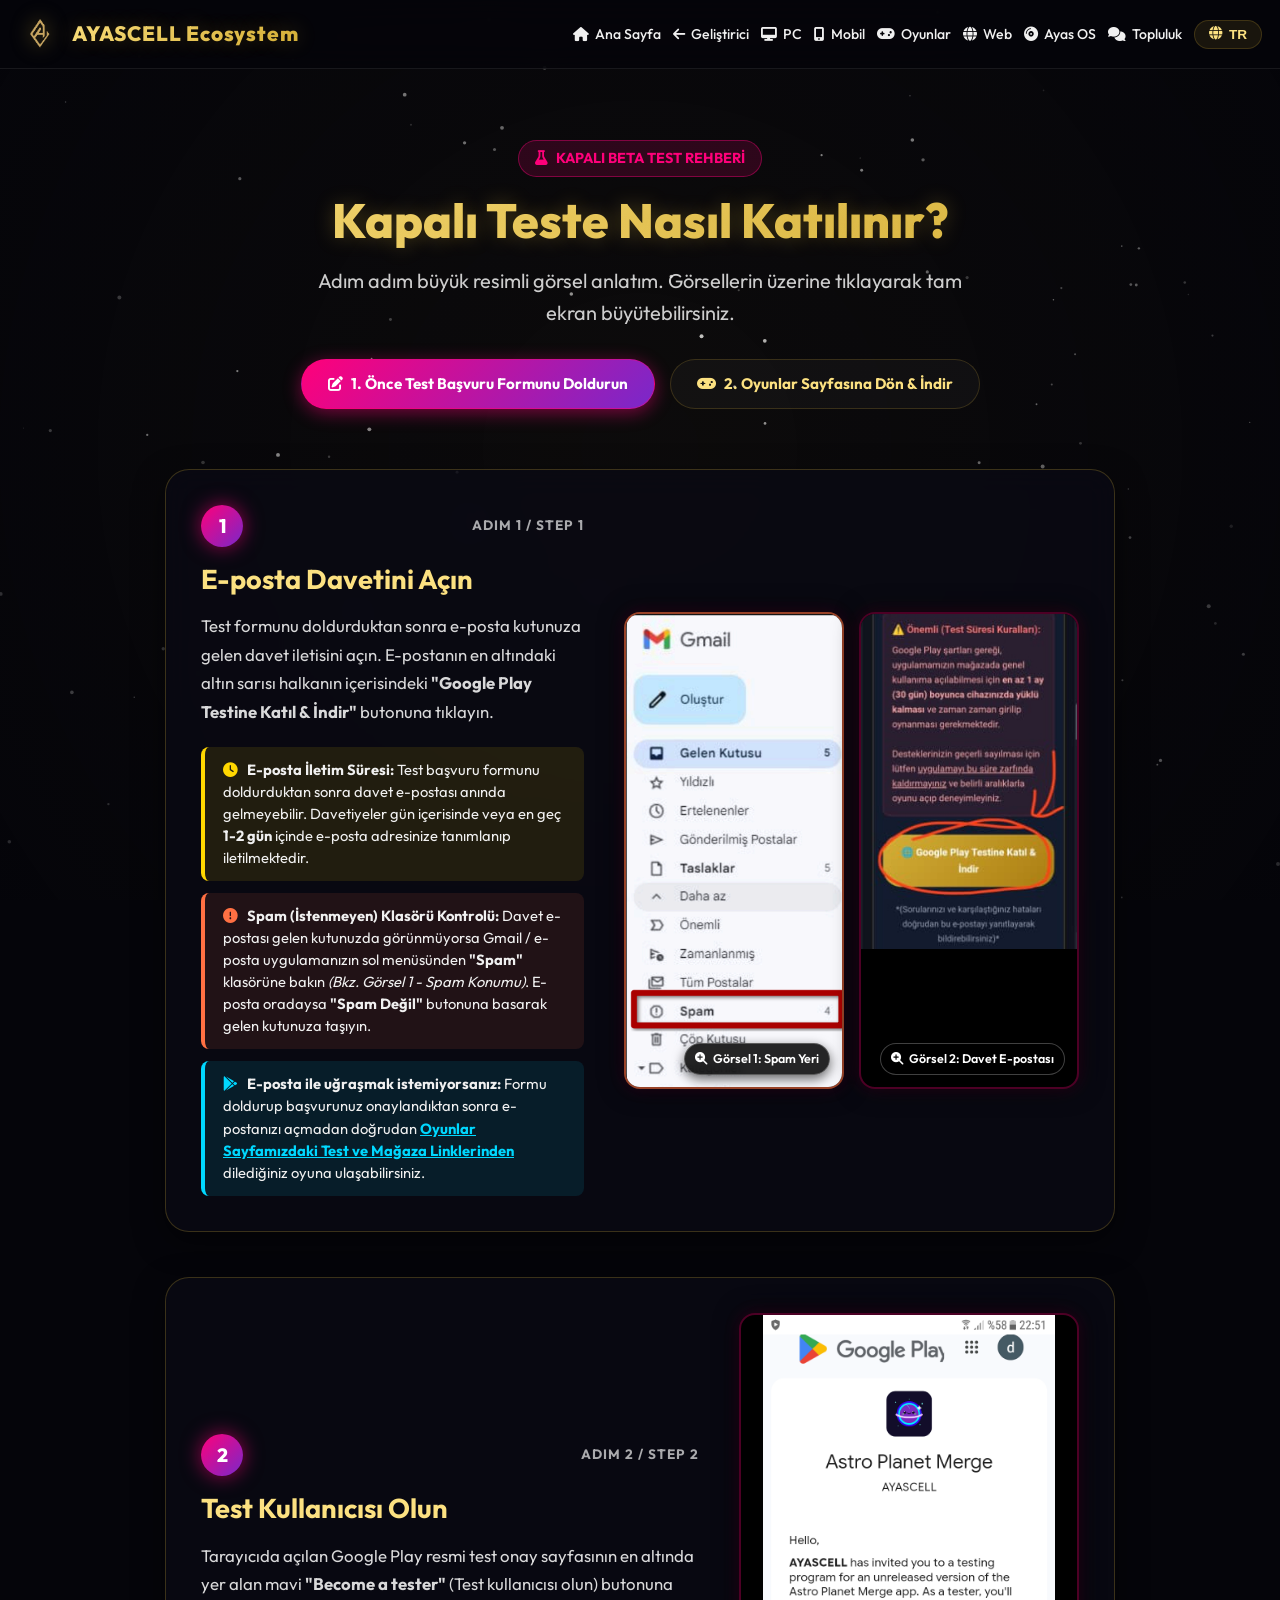
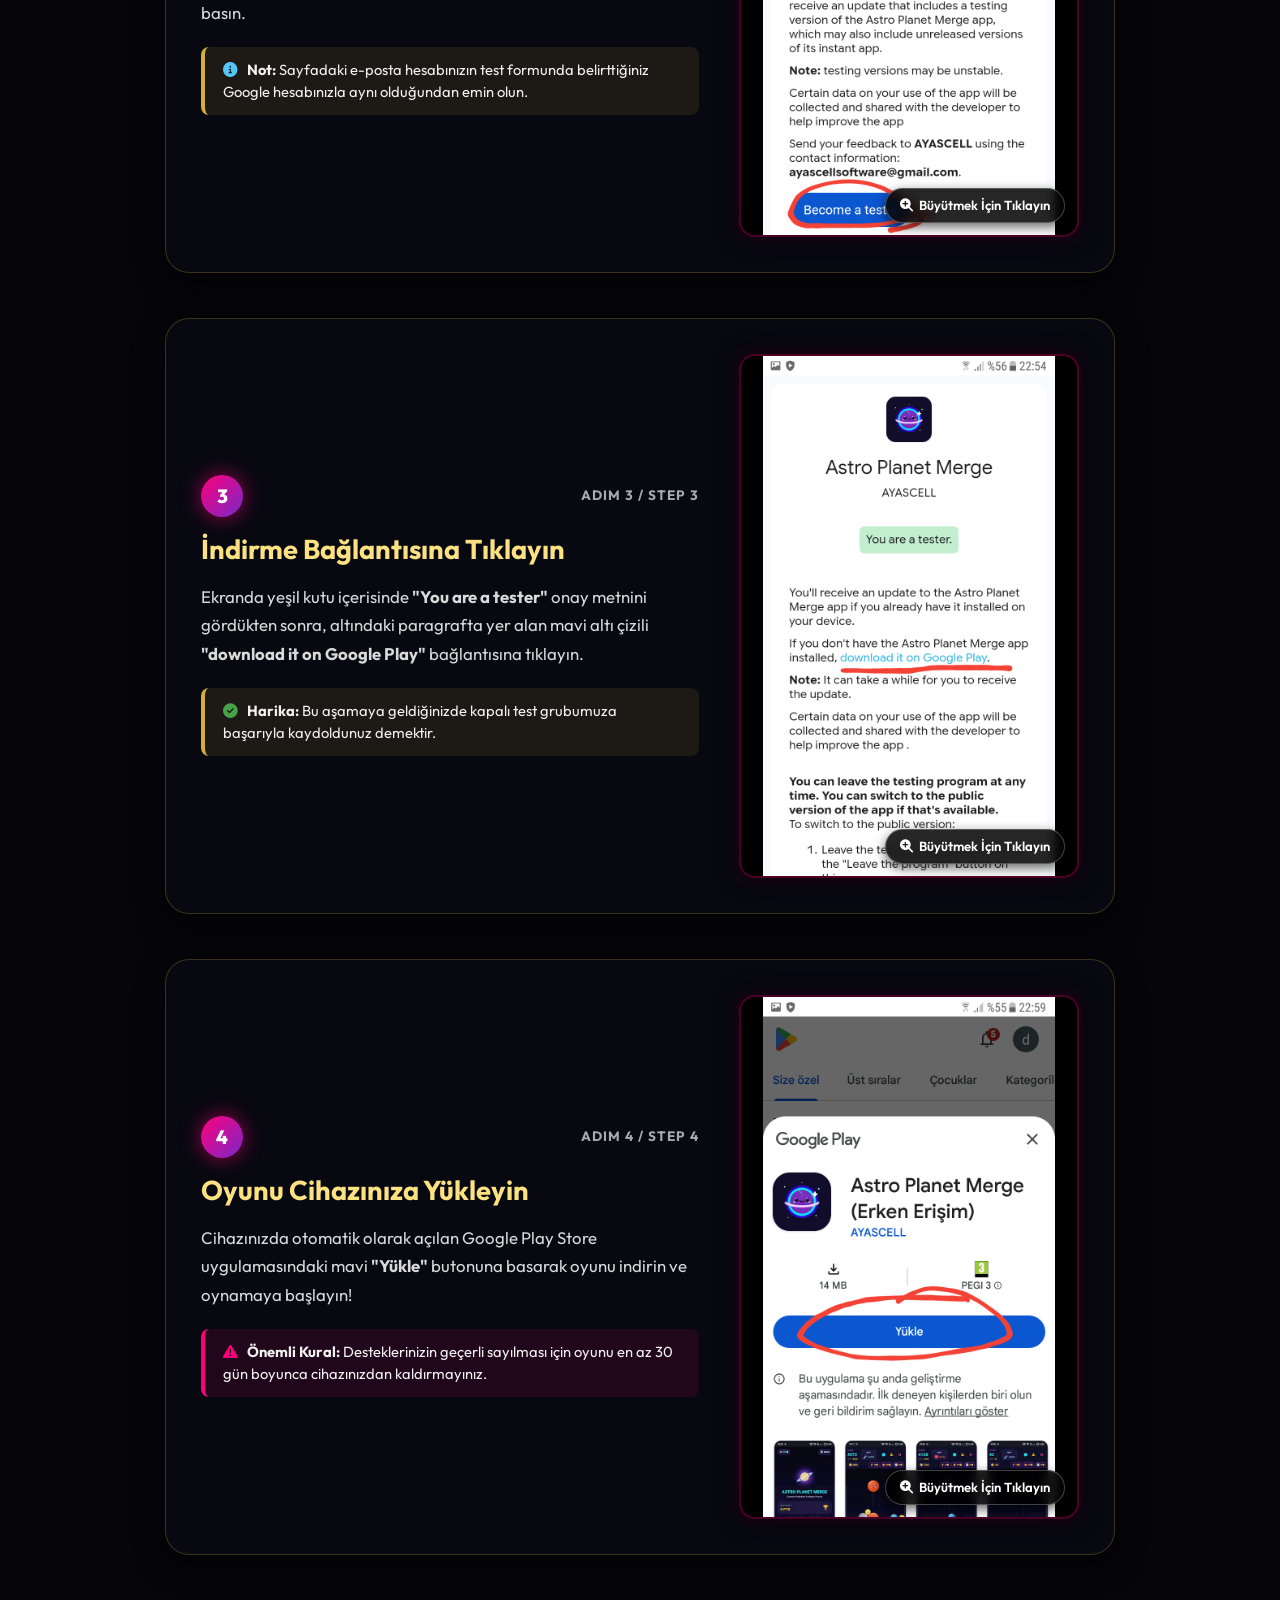
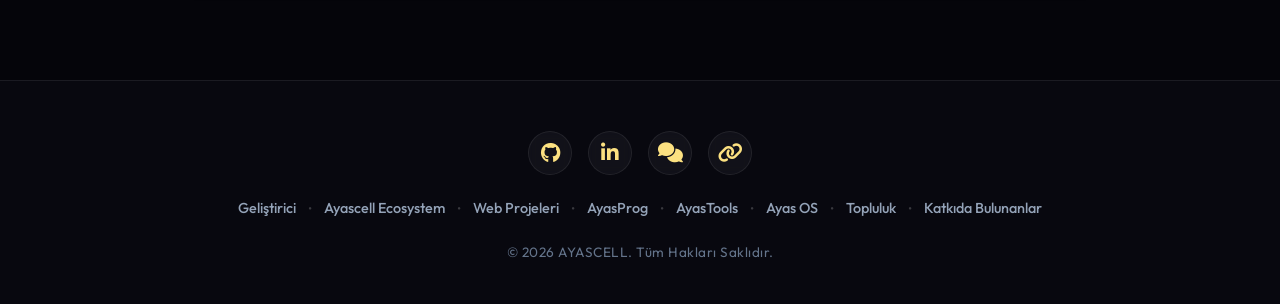
<file: ecosystem/closed-beta-guide.html>
<!DOCTYPE html>
<html lang="tr">

<head>
    <meta charset="UTF-8">
    <meta name="viewport" content="width=device-width, initial-scale=1.0">

    <!-- Önbellek Engelleme / Anlık Güncelleme Başlangıcı -->
    <meta http-equiv="Cache-Control" content="no-cache, no-store, must-revalidate">
    <meta http-equiv="Pragma" content="no-cache">
    <meta http-equiv="Expires" content="0">
    <!-- Önbellek Engelleme / Anlık Güncelleme Sonu -->
    <title>Kapalı Beta Test Katılım Rehberi (Google Play) | AYASCELL</title>
    
    <link rel="canonical" href="https://ayascell.com/ecosystem/closed-beta-guide.html">
    <link rel="alternate" hreflang="tr" href="https://ayascell.com/ecosystem/closed-beta-guide.html">
    <link rel="alternate" hreflang="en" href="https://ayascell.com/ecosystem/closed-beta-guide.html">
    <link rel="alternate" hreflang="x-default" href="https://ayascell.com/ecosystem/closed-beta-guide.html">
    <meta name="description" content="AYASCELL Google Play kapalı beta test programına adım adım resimli katılım rehberi. Muslim: Ezan Vakti &amp; Kuran ve yeni mobil oyunlarımızı ilk siz deneyimleyin.">
    <meta name="keywords" content="AYASCELL Kapalı Beta, Google Play Kapalı Test Rehberi, Muslim Ezan Vakti Beta, AYASCELL Mobil Test">
    <meta name="author" content="AYASCELL">
    <meta name="robots" content="noindex, follow">
    <meta name="googlebot" content="noindex, follow">
    <meta name="bingbot" content="noindex, follow">

    <!-- Open Graph -->
    <meta property="og:type" content="article">
    <meta property="og:site_name" content="AYASCELL Ecosystem">
    <meta property="og:url" content="https://ayascell.com/ecosystem/closed-beta-guide.html">
    <meta property="og:title" content="Kapalı Beta Test Katılım Rehberi (Google Play) | AYASCELL">
    <meta property="og:description" content="AYASCELL Google Play kapalı beta test programına adım adım resimli katılım rehberi.">
    <meta property="og:image" content="https://ayascell.com/assets/og-image.png">
    <meta property="og:image:width" content="1200">
    <meta property="og:image:height" content="630">
    <meta property="og:locale" content="tr_TR">
    <meta property="og:locale:alternate" content="en_US">

    <!-- Twitter Card -->
    <meta name="twitter:card" content="summary_large_image">
    <meta name="twitter:title" content="Kapalı Beta Test Katılım Rehberi (Google Play) | AYASCELL">
    <meta name="twitter:description" content="AYASCELL Google Play kapalı beta test programına adım adım resimli katılım rehberi.">
    <meta name="twitter:image" content="https://ayascell.com/assets/og-image.png">

    <!-- Favicon -->
    <link rel="icon" type="image/x-icon" href="favicon.ico">
    <link rel="icon" type="image/png" sizes="192x192" href="favicon.png">
    <link rel="apple-touch-icon" sizes="180x180" href="assets/apple-touch-icon.png">

    <link rel="stylesheet" href="https://cdnjs.cloudflare.com/ajax/libs/font-awesome/6.5.1/css/all.min.css" />
    <link href="https://fonts.googleapis.com/css2?family=Outfit:wght@300;400;500;700;800&display=swap" rel="stylesheet">
    <link rel="stylesheet" href="style.css?v=20261115_220955">

    <style>
        .guide-container {
            max-width: 950px;
            margin: 0 auto 80px;
        }

        .step-card {
            padding: 35px;
            border-radius: 24px;
            margin-bottom: 45px;
            background: rgba(10, 10, 20, 0.75);
            backdrop-filter: blur(15px);
            -webkit-backdrop-filter: blur(15px);
            border: 1px solid rgba(212, 175, 55, 0.25);
            display: flex;
            flex-direction: row;
            align-items: center;
            gap: 40px;
            box-shadow: 0 10px 30px rgba(0, 0, 0, 0.5);
            transition: all 0.3s ease;
        }

        .step-card:hover {
            border-color: rgba(255, 0, 122, 0.4);
            box-shadow: 0 15px 40px rgba(0, 0, 0, 0.7), 0 0 25px rgba(255, 0, 122, 0.15);
        }

        .step-info {
            flex: 1 1 450px;
        }

        .step-badge-wrapper {
            display: flex;
            align-items: center;
            justify-content: space-between;
            margin-bottom: 15px;
        }

        .step-number {
            background: linear-gradient(135deg, #FF007A, #7928CA);
            color: #fff;
            font-weight: 800;
            font-size: 1.2em;
            width: 42px;
            height: 42px;
            border-radius: 50%;
            display: flex;
            align-items: center;
            justify-content: center;
            box-shadow: 0 0 20px rgba(255, 0, 122, 0.6);
        }

        .step-label {
            font-size: 0.85em;
            opacity: 0.7;
            font-weight: 700;
            letter-spacing: 1px;
        }

        .step-title {
            font-size: 1.7em;
            margin-bottom: 15px;
            color: var(--light-gold);
            line-height: 1.3;
        }

        .step-description {
            font-size: 1.05em;
            opacity: 0.9;
            line-height: 1.7;
            margin-bottom: 20px;
        }

        .step-tip-box {
            padding: 12px 18px;
            background: rgba(212, 175, 55, 0.1);
            border-left: 4px solid var(--primary-gold);
            border-radius: 8px;
            font-size: 0.92em;
            color: var(--light-text);
            line-height: 1.5;
        }

        .step-img-wrapper {
            flex: 0 0 340px;
            width: 100%;
            max-width: 360px;
            border-radius: 16px;
            overflow: hidden;
            border: 2px solid rgba(255, 0, 122, 0.3);
            box-shadow: 0 0 25px rgba(0, 0, 0, 0.8), 0 0 15px rgba(255, 0, 122, 0.2);
            cursor: zoom-in;
            transition: transform 0.3s ease, box-shadow 0.3s ease, border-color 0.3s ease;
            background: #000;
            text-align: center;
            position: relative;
        }

        .step-img-wrapper:hover {
            transform: scale(1.03);
            border-color: rgba(255, 0, 122, 0.8);
            box-shadow: 0 0 35px rgba(255, 0, 122, 0.5);
        }

        .step-img-wrapper img {
            width: 100%;
            height: auto;
            max-height: 520px;
            object-fit: contain;
            display: block;
            margin: 0 auto;
        }

        .zoom-hint {
            position: absolute;
            bottom: 12px;
            right: 12px;
            background: rgba(0, 0, 0, 0.85);
            color: #fff;
            padding: 6px 14px;
            border-radius: 20px;
            font-size: 0.82em;
            font-weight: 600;
            pointer-events: none;
            backdrop-filter: blur(6px);
            border: 1px solid rgba(255, 255, 255, 0.25);
            display: flex;
            align-items: center;
            gap: 6px;
            box-shadow: 0 4px 12px rgba(0, 0, 0, 0.6);
        }

        /* Lightbox Modal */
        .image-modal {
            display: none;
            position: fixed;
            z-index: 9999;
            padding-top: 30px;
            padding-bottom: 30px;
            left: 0;
            top: 0;
            width: 100%;
            height: 100%;
            overflow: auto;
            background-color: rgba(5, 5, 10, 0.95);
            backdrop-filter: blur(12px);
        }

        .modal-content {
            margin: auto;
            display: block;
            max-width: 92%;
            max-height: 82vh;
            border-radius: 16px;
            border: 2px solid rgba(212, 175, 55, 0.4);
            box-shadow: 0 0 40px rgba(0, 0, 0, 0.9), 0 0 30px rgba(212, 175, 55, 0.3);
            object-fit: contain;
        }

        .modal-close {
            position: fixed;
            top: 25px;
            right: 30px;
            width: 46px;
            height: 46px;
            background: rgba(15, 15, 25, 0.9);
            border: 2px solid #FF007A;
            border-radius: 50%;
            color: #ffffff;
            font-size: 20px;
            display: flex;
            align-items: center;
            justify-content: center;
            cursor: pointer;
            transition: all 0.3s ease;
            box-shadow: 0 4px 20px rgba(0, 0, 0, 0.9), 0 0 15px rgba(255, 0, 122, 0.6);
            backdrop-filter: blur(8px);
            -webkit-backdrop-filter: blur(8px);
            z-index: 10001;
        }

        .modal-close:hover {
            background: #FF007A;
            color: #ffffff;
            transform: scale(1.15) rotate(90deg);
            box-shadow: 0 0 25px rgba(255, 0, 122, 0.9);
        }

        .modal-caption {
            margin: auto;
            display: block;
            width: 80%;
            max-width: 700px;
            text-align: center;
            color: var(--light-text);
            padding: 15px 0;
            font-size: 1.15em;
            font-weight: 600;
        }

        @media (max-width: 850px) {
            .step-card {
                flex-direction: column;
                padding: 25px;
                gap: 25px;
            }

            .step-img-wrapper {
                flex: 1 1 auto;
                max-width: 100%;
            }

            .step-title {
                font-size: 1.4em;
            }
        }
    </style>
</head>

<body>

    <canvas id="starfield-canvas"></canvas>
    <div class="glass-overlay"></div>

    <!-- Header Navigation -->
    <header class="main-header">
        <nav class="navbar">
            <a href="index.html" class="logo-link">
                <img src="assets/2-Photoroom.png" alt="AYASCELL Logo" class="header-logo-image" data-nosnippet>
                <span class="gradient-text header-logo-text glow-text">AYASCELL Ecosystem</span>
            </a>
            <div class="menu-toggle" id="menu-toggle">
                <i class="fas fa-bars"></i>
            </div>
            <ul class="nav-links" id="nav-links">
                <li>
                    <a href="index.html">
                        <i class="fas fa-home"></i>
                        <span class="lang-en">Home</span>
                        <span class="lang-tr">Ana Sayfa</span>
                    </a>
                </li>
                <li>
                    <a href="https://ayascell.com/">
                        <i class="fas fa-arrow-left"></i>
                        <span class="lang-en">Developer</span>
                        <span class="lang-tr">Geliştirici</span>
                    </a>
                </li>
                <li>
                    <a href="pc.html">
                        <i class="fas fa-desktop"></i>
                        <span class="lang-en">PC</span>
                        <span class="lang-tr">PC</span>
                    </a>
                </li>
                <li>
                    <a href="mobile.html">
                        <i class="fas fa-mobile-alt"></i>
                        <span class="lang-en">Mobile</span>
                        <span class="lang-tr">Mobil</span>
                    </a>
                </li>
                <li>
                    <a href="games.html">
                        <i class="fas fa-gamepad"></i>
                        <span class="lang-en">Games</span>
                        <span class="lang-tr">Oyunlar</span>
                    </a>
                </li>
                <li>
                    <a href="web.html">
                        <i class="fas fa-globe"></i>
                        <span class="lang-en">Web</span>
                        <span class="lang-tr">Web</span>
                    </a>
                </li>
                <li>
                    <a href="https://ayascell.com/AyasOS/" target="_blank">
                        <i class="fas fa-compact-disc"></i>
                        <span class="lang-en">Ayas OS</span>
                        <span class="lang-tr">Ayas OS</span>
                    </a>
                </li>
                <li>
                    <a href="https://ayascell.com/ayas-discussions/" target="_blank">
                        <i class="fas fa-comments"></i>
                        <span class="lang-en">Community</span>
                        <span class="lang-tr">Topluluk</span>
                    </a>
                </li>
                <li>
                    <button id="lang-toggle" class="lang-btn">
                        <i class="fas fa-globe"></i> <span id="current-lang">TR</span>
                    </button>
                </li>
            </ul>
        </nav>
    </header>

    <!-- Subpage Banner -->
    <section class="hero-section subpage-hero">
        <div class="container" style="text-align: center;">
            <div
                style="display: inline-flex; align-items: center; gap: 8px; padding: 6px 16px; background: rgba(255, 0, 122, 0.15); border: 1px solid rgba(255, 0, 122, 0.4); border-radius: 20px; font-size: 0.9em; font-weight: 700; color: #FF007A; margin-bottom: 15px;">
                <i class="fas fa-flask"></i>
                <span class="lang-tr">KAPALI BETA TEST REHBERİ</span>
                <span class="lang-en">CLOSED BETA TESTING GUIDE</span>
            </div>
            <h1 class="gradient-text mega-title glow-text" style="font-size: 3em; margin-bottom: 15px;">
                <span class="lang-tr">Kapalı Teste Nasıl Katılınır?</span>
                <span class="lang-en">How to Join Closed Beta?</span>
            </h1>
            <p class="subtitle" style="max-width: 650px; margin: 0 auto 30px;">
                <span class="lang-tr">Adım adım büyük resimli görsel anlatım. Görsellerin üzerine tıklayarak tam ekran
                    büyütebilirsiniz.</span>
                <span class="lang-en">Step-by-step visual guide. Click on any screenshot to view full-size enlarged
                    image.</span>
            </p>
            <div style="display: flex; justify-content: center; gap: 15px; flex-wrap: wrap;">
                <a href="https://forms.gle/T1xgNxnQL53AFzpQ7" target="_blank" class="link-button beta-button">
                    <i class="fas fa-edit"></i>
                    <span class="lang-tr">1. Önce Test Başvuru Formunu Doldurun</span>
                    <span class="lang-en">1. First Fill Closed Beta Form</span>
                </a>
                <a href="games.html" class="link-button outline">
                    <i class="fas fa-gamepad"></i>
                    <span class="lang-tr">2. Oyunlar Sayfasına Dön & İndir</span>
                    <span class="lang-en">2. Back to Games & Download</span>
                </a>
            </div>
        </div>
    </section>

    <!-- Step-by-Step Visual Walkthrough Container -->
    <section class="guide-container">

        <!-- Step 1 Card -->
        <div class="step-card glass-card premium-border">
            <div class="step-info">
                <div class="step-badge-wrapper">
                    <span class="step-number">1</span>
                    <span class="step-label">ADIM 1 / STEP 1</span>
                </div>
                <h3 class="step-title">
                    <span class="lang-tr">E-posta Davetini Açın</span>
                    <span class="lang-en">Open Email Invitation</span>
                </h3>
                <p class="step-description">
                    <span class="lang-tr">Test formunu doldurduktan sonra e-posta kutunuza gelen davet iletisini açın. E-postanın en altındaki altın sarısı halkanın içerisindeki <strong>"Google Play Testine Katıl & İndir"</strong> butonuna tıklayın.</span>
                    <span class="lang-en">Open the invitation email sent to your inbox. Click the golden circled <strong>"Google Play Testine Katıl & İndir"</strong> button at the bottom.</span>
                </p>
                <div class="step-tip-box" style="border-left-color: #FFD700; background: rgba(255, 215, 0, 0.1); margin-bottom: 12px;">
                    <i class="fas fa-clock" style="color: #FFD700; margin-right: 6px;"></i>
                    <span class="lang-tr"><strong>E-posta İletim Süresi:</strong> Test başvuru formunu doldurduktan sonra davet e-postası anında gelmeyebilir. Davetiyeler gün içerisinde veya en geç <strong>1-2 gün</strong> içinde e-posta adresinize tanımlanıp iletilmektedir.</span>
                    <span class="lang-en"><strong>Email Delivery Time:</strong> After submitting the test form, the invitation email may not arrive instantly. Invitations are sent within the day or at most within <strong>1-2 days</strong>.</span>
                </div>
                <div class="step-tip-box" style="border-left-color: #FF7043; background: rgba(255, 112, 67, 0.1); margin-bottom: 12px;">
                    <i class="fas fa-exclamation-circle" style="color: #FF7043; margin-right: 6px;"></i>
                    <span class="lang-tr"><strong>Spam (İstenmeyen) Klasörü Kontrolü:</strong> Davet e-postası gelen kutunuzda görünmüyorsa Gmail / e-posta uygulamanızın sol menüsünden <strong>"Spam"</strong> klasörüne bakın <em>(Bkz. Görsel 1 - Spam Konumu)</em>. E-posta oradaysa <strong>"Spam Değil"</strong> butonuna basarak gelen kutunuza taşıyın.</span>
                    <span class="lang-en"><strong>Spam Folder Check:</strong> If the email doesn't appear in your inbox, check the <strong>"Spam"</strong> folder in your email side menu <em>(See Image 1 - Spam Location)</em>. Click <strong>"Not Spam"</strong> to move it to Inbox.</span>
                </div>
                <div class="step-tip-box" style="border-left-color: #00D8FF; background: rgba(0, 216, 255, 0.1);">
                    <i class="fab fa-google-play" style="color: #00D8FF; margin-right: 6px;"></i>
                    <span class="lang-tr"><strong>E-posta ile uğraşmak istemiyorsanız:</strong> Formu doldurup başvurunuz onaylandıktan sonra e-postanızı açmadan doğrudan <a href="games.html" style="color: #00D8FF; text-decoration: underline; font-weight: 700;">Oyunlar Sayfamızdaki Test ve Mağaza Linklerinden</a> dilediğiniz oyuna ulaşabilirsiniz.</span>
                    <span class="lang-en"><strong>If you prefer to bypass email:</strong> Once approved after filling the form, you can access testing and store links directly from our <a href="games.html" style="color: #00D8FF; text-decoration: underline; font-weight: 700;">Games Page</a> without opening your email.</span>
                </div>
            </div>
            
            <!-- Dual Screenshots Container (Spam + Email Invite) -->
            <div style="display: flex; gap: 15px; flex-wrap: wrap; justify-content: center; flex: 0 0 auto;">
                <!-- 1. Spam Location Screenshot -->
                <div class="step-img-wrapper" style="flex: 1 1 180px; max-width: 220px; border-color: rgba(255, 112, 67, 0.6);" onclick="openImageModal('assets/closed-beta-spam.png', 'Görsel 1: Gmail Spam Klasörünün Yeri (Kırmızı Kutu)')">
                    <img src="assets/closed-beta-spam.png" alt="Gmail Spam Klasörü Yeri" style="max-height: 480px;">
                    <div class="zoom-hint" style="font-size: 0.78em; padding: 5px 10px;">
                        <i class="fas fa-search-plus"></i> <span class="lang-tr">Görsel 1: Spam Yeri</span><span class="lang-en">Image 1: Spam Location</span>
                    </div>
                </div>
                <!-- 2. Email Invite Screenshot -->
                <div class="step-img-wrapper" style="flex: 1 1 180px; max-width: 220px;" onclick="openImageModal('assets/closed-beta-step1.jpg', 'Görsel 2: E-postadaki \'Google Play Testine Katıl & İndir\' Butonuna Tıklayın')">
                    <img src="assets/closed-beta-step1.jpg" alt="Adım 1 - E-posta Daveti" style="max-height: 480px;">
                    <div class="zoom-hint" style="font-size: 0.78em; padding: 5px 10px;">
                        <i class="fas fa-search-plus"></i> <span class="lang-tr">Görsel 2: Davet E-postası</span><span class="lang-en">Image 2: Email Invite</span>
                    </div>
                </div>
            </div>
        </div>

        <!-- Step 2 Card -->
        <div class="step-card glass-card premium-border">
            <div class="step-info">
                <div class="step-badge-wrapper">
                    <span class="step-number">2</span>
                    <span class="step-label">ADIM 2 / STEP 2</span>
                </div>
                <h3 class="step-title">
                    <span class="lang-tr">Test Kullanıcısı Olun</span>
                    <span class="lang-en">Become a Tester</span>
                </h3>
                <p class="step-description">
                    <span class="lang-tr">Tarayıcıda açılan Google Play resmi test onay sayfasının en altında yer alan
                        mavi <strong>"Become a tester"</strong> (Test kullanıcısı olun) butonuna basın.</span>
                    <span class="lang-en">On the official Google Play web page, click the blue <strong>"Become a
                            tester"</strong> button located at the bottom.</span>
                </p>
                <div class="step-tip-box">
                    <i class="fas fa-info-circle" style="color: #54C5F8; margin-right: 6px;"></i>
                    <span class="lang-tr"><strong>Not:</strong> Sayfadaki e-posta hesabınızın test formunda
                        belirttiğiniz Google hesabınızla aynı olduğundan emin olun.</span>
                    <span class="lang-en"><strong>Note:</strong> Make sure the logged-in Google account matches the
                        email provided in the test form.</span>
                </div>
            </div>
            <div class="step-img-wrapper"
                onclick="openImageModal('assets/closed-beta-step2.png', 'Adım 2: Mavi \'Become a tester\' Butonuna Basın')">
                <img src="assets/closed-beta-step2.png" alt="Adım 2 - Become a Tester">
                <div class="zoom-hint">
                    <i class="fas fa-search-plus"></i>
                    <span class="lang-tr">Büyütmek İçin Tıklayın</span>
                    <span class="lang-en">Click to Enlarge</span>
                </div>
            </div>
        </div>

        <!-- Step 3 Card -->
        <div class="step-card glass-card premium-border">
            <div class="step-info">
                <div class="step-badge-wrapper">
                    <span class="step-number">3</span>
                    <span class="step-label">ADIM 3 / STEP 3</span>
                </div>
                <h3 class="step-title">
                    <span class="lang-tr">İndirme Bağlantısına Tıklayın</span>
                    <span class="lang-en">Click Download Link</span>
                </h3>
                <p class="step-description">
                    <span class="lang-tr">Ekranda yeşil kutu içerisinde <strong>"You are a tester"</strong> onay metnini
                        gördükten sonra, altındaki paragrafta yer alan mavi altı çizili <strong>"download it on Google
                            Play"</strong> bağlantısına tıklayın.</span>
                    <span class="lang-en">Once you see <strong>"You are a tester"</strong> in green, click the blue
                        underlined <strong>"download it on Google Play"</strong> link inside the paragraph below.</span>
                </p>
                <div class="step-tip-box">
                    <i class="fas fa-check-circle" style="color: #47A248; margin-right: 6px;"></i>
                    <span class="lang-tr"><strong>Harika:</strong> Bu aşamaya geldiğinizde kapalı test grubumuza
                        başarıyla kaydoldunuz demektir.</span>
                    <span class="lang-en"><strong>Great:</strong> You have successfully registered in our closed testing
                        group.</span>
                </div>
            </div>
            <div class="step-img-wrapper"
                onclick="openImageModal('assets/closed-beta-step3.jpg', 'Adım 3: Altı Çizili \'download it on Google Play\' Bağlantısına Tıklayın')">
                <img src="assets/closed-beta-step3.jpg" alt="Adım 3 - Download Link">
                <div class="zoom-hint">
                    <i class="fas fa-search-plus"></i>
                    <span class="lang-tr">Büyütmek İçin Tıklayın</span>
                    <span class="lang-en">Click to Enlarge</span>
                </div>
            </div>
        </div>

        <!-- Step 4 Card -->
        <div class="step-card glass-card premium-border">
            <div class="step-info">
                <div class="step-badge-wrapper">
                    <span class="step-number">4</span>
                    <span class="step-label">ADIM 4 / STEP 4</span>
                </div>
                <h3 class="step-title">
                    <span class="lang-tr">Oyunu Cihazınıza Yükleyin</span>
                    <span class="lang-en">Install Game on Device</span>
                </h3>
                <p class="step-description">
                    <span class="lang-tr">Cihazınızda otomatik olarak açılan Google Play Store uygulamasındaki mavi
                        <strong>"Yükle"</strong> butonuna basarak oyunu indirin ve oynamaya başlayın!</span>
                    <span class="lang-en">Click the blue <strong>"Install"</strong> button in the automatically opened
                        Google Play Store app to download and start playing!</span>
                </p>
                <div class="step-tip-box" style="border-left-color: #FF007A; background: rgba(255, 0, 122, 0.1);">
                    <i class="fas fa-exclamation-triangle" style="color: #FF007A; margin-right: 6px;"></i>
                    <span class="lang-tr"><strong>Önemli Kural:</strong> Desteklerinizin geçerli sayılması için oyunu en
                        az 30 gün boyunca cihazınızdan kaldırmayınız.</span>
                    <span class="lang-en"><strong>Important Rule:</strong> Keep the game installed on your device for at
                        least 30 days for testing validity.</span>
                </div>
            </div>
            <div class="step-img-wrapper"
                onclick="openImageModal('assets/closed-beta-step4.jpg', 'Adım 4: Google Play Store\'dan \'Yükle\' Butonuna Basın')">
                <img src="assets/closed-beta-step4.jpg" alt="Adım 4 - Google Play Yükle">
                <div class="zoom-hint">
                    <i class="fas fa-search-plus"></i>
                    <span class="lang-tr">Büyütmek İçin Tıklayın</span>
                    <span class="lang-en">Click to Enlarge</span>
                </div>
            </div>
        </div>

    </section>

    <!-- Image Lightbox Modal -->
    <div id="image-modal" class="image-modal" onclick="closeImageModal()">
        <span class="modal-close" onclick="closeImageModal()">&times;</span>
        <img class="modal-content" id="modal-img" alt="Enlarged Screenshot">
        <div id="modal-caption" class="modal-caption"></div>
    </div>

    <!-- Footer -->
    <footer class="main-footer glass">
        <div class="footer-container">
            <div class="footer-social-links">
                <a href="https://github.com/AYASCELL" target="_blank" rel="noopener noreferrer" class="social-icon github-icon" title="GitHub"><i class="fab fa-github"></i></a>
                <a href="https://www.linkedin.com/company/ayascell" target="_blank" rel="noopener noreferrer" class="social-icon linkedin-icon" title="LinkedIn"><i class="fab fa-linkedin-in"></i></a>
                <a href="https://ayascell.com/ayas-discussions/" target="_blank" rel="noopener noreferrer" class="social-icon community-icon" title="Topluluk / Community"><i class="fas fa-comments"></i></a>
                <a href="https://ayascell.com/links.html" target="_blank" rel="noopener noreferrer" class="social-icon links-icon" title="Tüm Linkler"><i class="fas fa-link"></i></a>
            </div>
            <div class="footer-links-row">
                <a href="https://ayascell.com/" target="_blank" rel="noopener noreferrer"><span class="lang-tr">Geliştirici</span><span class="lang-en">Developer</span></a>
                <span class="footer-divider">•</span>
                <a href="index.html"><span class="lang-tr">Ayascell Ecosystem</span><span class="lang-en">Ayascell Ecosystem</span></a>
                <span class="footer-divider">•</span>
                <a href="web.html"><span class="lang-tr">Web Projeleri</span><span class="lang-en">Web Projects</span></a>
                <span class="footer-divider">•</span>
                <a href="https://ayasprog.ayascell.com/" target="_blank" rel="noopener noreferrer"><span class="lang-tr">AyasProg</span><span class="lang-en">AyasProg</span></a>
                <span class="footer-divider">•</span>
                <a href="https://ayastools.ayascell.com/" target="_blank" rel="noopener noreferrer"><span class="lang-tr">AyasTools</span><span class="lang-en">AyasTools</span></a>
                <span class="footer-divider">•</span>
                <a href="https://ayascell.com/AyasOS/" target="_blank" rel="noopener noreferrer"><span class="lang-tr">Ayas OS</span><span class="lang-en">Ayas OS</span></a>
                <span class="footer-divider">•</span>
                <a href="https://ayascell.com/ayas-discussions/" target="_blank" rel="noopener noreferrer"><span class="lang-tr">Topluluk</span><span class="lang-en">Community</span></a>
                <span class="footer-divider">•</span>
                <a href="https://ayascell.com/contributors.html" target="_blank" rel="noopener noreferrer"><span class="lang-tr">Katkıda Bulunanlar</span><span class="lang-en">Contributors</span></a>
            </div>
            <p class="copyright-text">&copy; <span class="current-year"></span> AYASCELL. <span class="lang-tr">Tüm Hakları Saklıdır.</span><span class="lang-en">All Rights Reserved.</span></p>
        </div>
    </footer>

    <script>
        function openImageModal(imgSrc, captionText) {
            const modal = document.getElementById('image-modal');
            const modalImg = document.getElementById('modal-img');
            const caption = document.getElementById('modal-caption');
            modal.style.display = "block";
            modalImg.src = imgSrc;
            caption.textContent = captionText;
        }

        function closeImageModal() {
            document.getElementById('image-modal').style.display = "none";
        }
    </script>
    <script src="app.js?v=20261115_220955"></script>
</body>

</html>
</file>
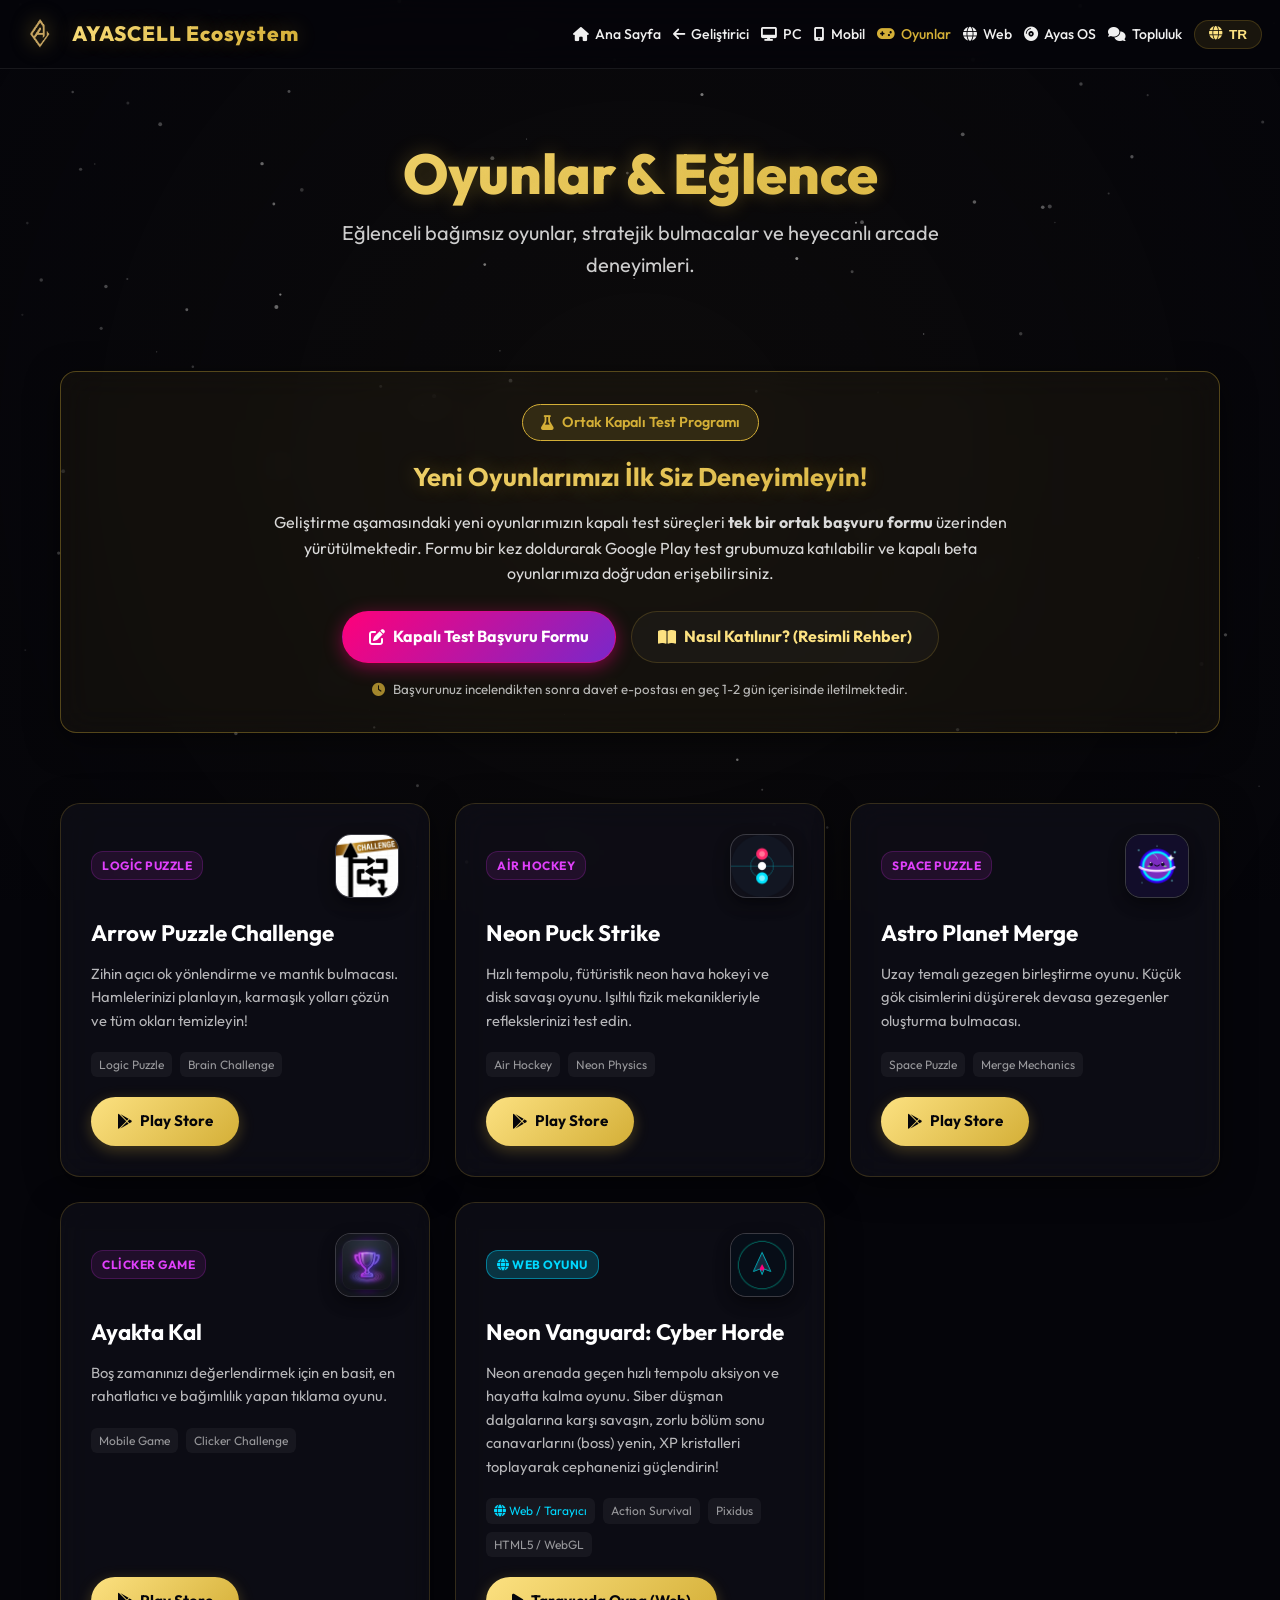
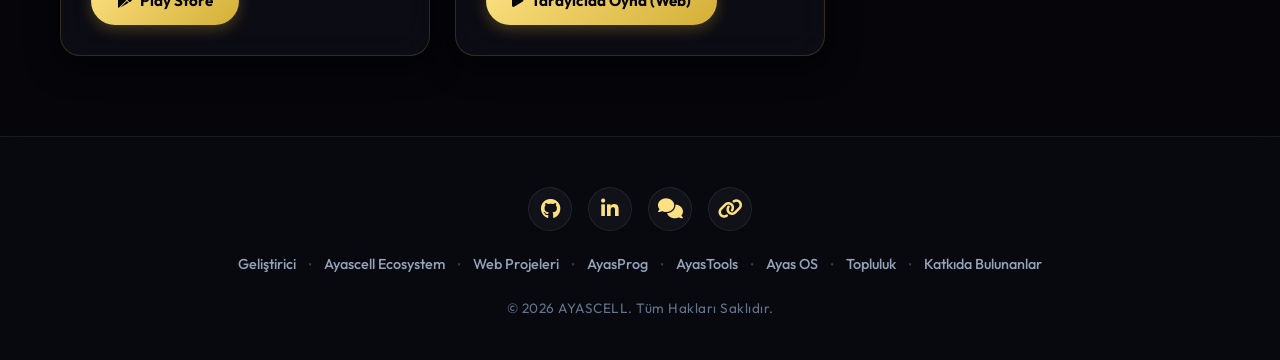
<file: ecosystem/games.html>
<!DOCTYPE html>
<html lang="tr">

<head>
    <meta charset="UTF-8">
    <meta name="viewport" content="width=device-width, initial-scale=1.0">

    <!-- Önbellek Engelleme / Anlık Güncelleme Başlangıcı -->
    <meta http-equiv="Cache-Control" content="no-cache, no-store, must-revalidate">
    <meta http-equiv="Pragma" content="no-cache">
    <meta http-equiv="Expires" content="0">
    <!-- Önbellek Engelleme / Anlık Güncelleme Sonu -->
    <title>Oyunlar &amp; Eğlence — Arrow Puzzle, Neon Puck Strike, Astro Planet Merge | AYASCELL</title>

    <link rel="canonical" href="https://ayascell.com/ecosystem/games.html">
    <link rel="alternate" hreflang="tr" href="https://ayascell.com/ecosystem/games.html">
    <link rel="alternate" hreflang="en" href="https://ayascell.com/ecosystem/games.html">
    <link rel="alternate" hreflang="x-default" href="https://ayascell.com/ecosystem/games.html">
    <meta name="description" content="AYASCELL mobil ve web oyunları: Arrow Puzzle Challenge, Neon Puck Strike, Astro Planet Merge, Ayakta Kal (Google Play) ve Neon Vanguard: Cyber Horde tarayıcı oyunu.">
    <meta name="keywords" content="Arrow Puzzle Challenge, Neon Puck Strike, Astro Planet Merge, Ayakta Kal, Neon Vanguard Cyber Horde, AYASCELL Oyunlar, Google Play Oyunları, Indie Games">
    <meta name="author" content="AYASCELL">
    <meta name="robots" content="noindex, follow">
    <meta name="googlebot" content="noindex, follow">
    <meta name="bingbot" content="noindex, follow">

    <!-- Open Graph -->
    <meta property="og:type" content="website">
    <meta property="og:site_name" content="AYASCELL Ecosystem">
    <meta property="og:url" content="https://ayascell.com/ecosystem/games.html">
    <meta property="og:title" content="Oyunlar &amp; Eğlence — Arrow Puzzle, Neon Puck Strike, Astro Planet Merge | AYASCELL">
    <meta property="og:description" content="AYASCELL bağımsız mobil ve web oyunları: Arrow Puzzle Challenge, Neon Puck Strike, Astro Planet Merge, Ayakta Kal ve Neon Vanguard.">
    <meta property="og:image" content="https://ayascell.com/assets/og-image.png">
    <meta property="og:image:width" content="1200">
    <meta property="og:image:height" content="630">
    <meta property="og:locale" content="tr_TR">
    <meta property="og:locale:alternate" content="en_US">

    <!-- Twitter Card -->
    <meta name="twitter:card" content="summary_large_image">
    <meta name="twitter:title" content="Oyunlar &amp; Eğlence — Arrow Puzzle, Neon Puck Strike, Astro Planet Merge | AYASCELL">
    <meta name="twitter:description" content="AYASCELL bağımsız mobil ve web oyunları: Arrow Puzzle Challenge, Neon Puck Strike, Astro Planet Merge, Ayakta Kal ve Neon Vanguard.">
    <meta name="twitter:image" content="https://ayascell.com/assets/og-image.png">

    <!-- Favicon -->
    <link rel="icon" type="image/x-icon" href="favicon.ico">
    <link rel="icon" type="image/png" sizes="192x192" href="favicon.png">
    <link rel="apple-touch-icon" sizes="180x180" href="assets/apple-touch-icon.png">

    <link rel="stylesheet" href="https://cdnjs.cloudflare.com/ajax/libs/font-awesome/6.5.1/css/all.min.css" />
    <link href="https://fonts.googleapis.com/css2?family=Outfit:wght@300;400;500;700;800&display=swap" rel="stylesheet">
    <link rel="stylesheet" href="style.css?v=20261115_220955">
</head>

<body>

    <canvas id="starfield-canvas"></canvas>
    <div class="glass-overlay"></div>

    <!-- Header Navigation -->
    <header class="main-header">
        <nav class="navbar">
            <a href="index.html" class="logo-link">
                <img src="assets/2-Photoroom.png" alt="AYASCELL Logo" class="header-logo-image" data-nosnippet>
                <span class="gradient-text header-logo-text glow-text">AYASCELL Ecosystem</span>
            </a>
            <div class="menu-toggle" id="menu-toggle">
                <i class="fas fa-bars"></i>
            </div>
            <ul class="nav-links" id="nav-links">
                <li>
                    <a href="index.html">
                        <i class="fas fa-home"></i>
                        <span class="lang-en">Home</span>
                        <span class="lang-tr">Ana Sayfa</span>
                    </a>
                </li>
                <li>
                    <a href="https://ayascell.com/">
                        <i class="fas fa-arrow-left"></i>
                        <span class="lang-en">Developer</span>
                        <span class="lang-tr">Geliştirici</span>
                    </a>
                </li>
                <li>
                    <a href="pc.html">
                        <i class="fas fa-desktop"></i>
                        <span class="lang-en">PC</span>
                        <span class="lang-tr">PC</span>
                    </a>
                </li>
                <li>
                    <a href="mobile.html">
                        <i class="fas fa-mobile-alt"></i>
                        <span class="lang-en">Mobile</span>
                        <span class="lang-tr">Mobil</span>
                    </a>
                </li>
                <li>
                    <a href="games.html" class="active">
                        <i class="fas fa-gamepad"></i>
                        <span class="lang-en">Games</span>
                        <span class="lang-tr">Oyunlar</span>
                    </a>
                </li>
                <li>
                    <a href="web.html">
                        <i class="fas fa-globe"></i>
                        <span class="lang-en">Web</span>
                        <span class="lang-tr">Web</span>
                    </a>
                </li>
                <li>
                    <a href="https://ayascell.com/AyasOS/" target="_blank">
                        <i class="fas fa-compact-disc"></i>
                        <span class="lang-en">Ayas OS</span>
                        <span class="lang-tr">Ayas OS</span>
                    </a>
                </li>
                <li>
                    <a href="https://ayascell.com/ayas-discussions/" target="_blank">
                        <i class="fas fa-comments"></i>
                        <span class="lang-en">Community</span>
                        <span class="lang-tr">Topluluk</span>
                    </a>
                </li>
                <li>
                    <button id="lang-toggle" class="lang-btn">
                        <i class="fas fa-globe"></i> <span id="current-lang">TR</span>
                    </button>
                </li>
            </ul>
        </nav>
    </header>

    <!-- Subpage Banner -->
    <section class="hero-section subpage-hero">
        <div class="container">
            <h1 class="gradient-text mega-title glow-text">
                <span class="lang-en">Games & Entertainment</span>
                <span class="lang-tr">Oyunlar & Eğlence</span>
            </h1>
            <p class="subtitle">
                <span class="lang-en">Fun independent games, strategic puzzles, and exciting arcade experiences.</span>
                <span class="lang-tr">Eğlenceli bağımsız oyunlar, stratejik bulmacalar ve heyecanlı arcade
                    deneyimleri.</span>
            </p>
        </div>
    </section>

    <!-- Shared Closed Beta Announcement Banner -->
    <section class="container" style="margin-bottom: 40px;">
        <div class="glass-card premium-border"
            style="padding: 32px 24px; border-radius: 16px; background: rgba(212, 175, 55, 0.05); border-color: rgba(212, 175, 55, 0.35); text-align: center;">
            <div
                style="display: inline-flex; align-items: center; gap: 8px; background: rgba(212, 175, 55, 0.15); border: 1px solid var(--primary-gold); padding: 6px 18px; border-radius: 20px; color: var(--primary-gold); font-size: 0.9em; font-weight: 600; margin-bottom: 16px;">
                <i class="fas fa-flask"></i> <span class="lang-tr">Ortak Kapalı Test Programı</span><span
                    class="lang-en">Unified Closed Beta Program</span>
            </div>
            <h3 style="font-size: 1.6em; margin-bottom: 12px;" class="gradient-text glow-text">
                <span class="lang-tr">Yeni Oyunlarımızı İlk Siz Deneyimleyin!</span>
                <span class="lang-en">Be the First to Play Our New Games!</span>
            </h3>
            <p style="max-width: 760px; margin: 0 auto 24px; line-height: 1.6; opacity: 0.9;">
                <span class="lang-tr">Geliştirme aşamasındaki yeni oyunlarımızın kapalı test süreçleri
                    <strong>tek bir ortak başvuru formu</strong> üzerinden yürütülmektedir.
                    Formu bir kez doldurarak Google Play test grubumuza katılabilir ve kapalı beta oyunlarımıza
                    doğrudan erişebilirsiniz.</span>
                <span class="lang-en">Closed beta testing for our upcoming games
                    is managed through a <strong>single unified form</strong>. Submit once to join our
                    Google Play tester group and unlock direct access to beta releases.</span>
            </p>
            <div style="display: flex; justify-content: center; gap: 15px; flex-wrap: wrap;">
                <a href="https://forms.gle/T1xgNxnQL53AFzpQ7" target="_blank" class="link-button beta-button"
                    style="padding: 12px 26px; font-size: 1em;">
                    <i class="fas fa-edit"></i> <span class="lang-tr">Kapalı Test Başvuru Formu</span><span
                        class="lang-en">Join Closed Beta Form</span>
                </a>
                <a href="closed-beta-guide.html" class="link-button outline"
                    style="padding: 12px 26px; font-size: 1em;">
                    <i class="fas fa-book-open"></i> <span class="lang-tr">Nasıl Katılınır? (Resimli Rehber)</span><span
                        class="lang-en">How to Join? (Guide)</span>
                </a>
            </div>
            <p style="font-size: 0.83em; opacity: 0.75; margin-top: 16px; margin-bottom: 0;">
                <i class="fas fa-clock" style="color: var(--primary-gold); margin-right: 5px;"></i>
                <span class="lang-tr">Başvurunuz incelendikten sonra davet e-postası en geç 1-2 gün içerisinde
                    iletilmektedir.</span>
                <span class="lang-en">Invitations are sent via email within 1-2 business days after application
                    review.</span>
            </p>
        </div>
    </section>

    <!-- Games Grid -->
    <section class="container" style="margin-bottom: 80px;">
        <div class="showcase-grid">

            <!-- Game 1: Arrow Puzzle Challenge -->
            <div class="project-card glass-card premium-border hover-lift">
                <div>
                    <div class="project-header">
                        <span class="project-badge badge-game">Logic Puzzle</span>
                        <img src="assets/arrows-puzzle-icon.png" alt="Arrow Puzzle Challenge Logo" class="app-card-icon">
                    </div>
                    <h4>Arrow Puzzle Challenge</h4>
                    <p>
                        <span class="lang-en">Mind-bending arrow direction and logic puzzle. Plan your moves, solve intricate grid paths, and clear all arrows!</span>
                        <span class="lang-tr">Zihin açıcı ok yönlendirme ve mantık bulmacası. Hamlelerinizi planlayın, karmaşık yolları çözün ve tüm okları temizleyin!</span>
                    </p>
                    <div class="tech-tags">
                        <span class="tech-tag">Logic Puzzle</span>
                        <span class="tech-tag">Brain Challenge</span>
                    </div>
                </div>
                <div class="project-links-row">
                    <a href="https://play.google.com/store/apps/details?id=com.ayascell.arrowpuzzlechallenge"
                        target="_blank" class="link-button solid">
                        <i class="fab fa-google-play"></i> <span class="lang-en">Play Store</span><span
                            class="lang-tr">Play Store</span>
                    </a>
                </div>
            </div>

            <!-- Game 2: Neon Puck Strike -->
            <div class="project-card glass-card premium-border hover-lift">
                <div>
                    <div class="project-header">
                        <span class="project-badge badge-game">Air Hockey</span>
                        <img src="assets/neon-puck-icon.png" alt="Neon Puck Strike Logo" class="app-card-icon">
                    </div>
                    <h4>Neon Puck Strike</h4>
                    <p>
                        <span class="lang-en">Fast-paced futuristic neon air hockey & puck battle game. Challenge AI or
                            friends with glowing physics.</span>
                        <span class="lang-tr">Hızlı tempolu, fütüristik neon hava hokeyi ve disk savaşı oyunu. Işıltılı
                            fizik mekanikleriyle reflekslerinizi test edin.</span>
                    </p>
                    <div class="tech-tags">
                        <span class="tech-tag">Air Hockey</span>
                        <span class="tech-tag">Neon Physics</span>
                    </div>
                </div>
                <div class="project-links-row">
                    <a href="https://play.google.com/store/apps/details?id=com.ayascell.neonpuckstrike" target="_blank"
                        class="link-button solid">
                        <i class="fab fa-google-play"></i> <span class="lang-en">Play Store</span><span
                            class="lang-tr">Play Store</span>
                    </a>
                </div>
            </div>

            <!-- Game 3: Astro Planet Merge -->
            <div class="project-card glass-card premium-border hover-lift">
                <div>
                    <div class="project-header">
                        <span class="project-badge badge-game">Space Puzzle</span>
                        <img src="assets/astro-planet-icon.png" alt="Astro Planet Merge Logo" class="app-card-icon">
                    </div>
                    <h4>Astro Planet Merge</h4>
                    <p>
                        <span class="lang-en">Cosmic merge puzzle game. Drop and combine small celestial bodies to
                            create massive planets and solar systems.</span>
                        <span class="lang-tr">Uzay temalı gezegen birleştirme oyunu. Küçük gök cisimlerini düşürerek
                            devasa gezegenler oluşturma bulmacası.</span>
                    </p>
                    <div class="tech-tags">
                        <span class="tech-tag">Space Puzzle</span>
                        <span class="tech-tag">Merge Mechanics</span>
                    </div>
                </div>
                <div class="project-links-row">
                    <a href="https://play.google.com/store/apps/details?id=com.ayascell.astroplanetmerge"
                        target="_blank" class="link-button solid">
                        <i class="fab fa-google-play"></i> <span class="lang-en">Play Store</span><span
                            class="lang-tr">Play Store</span>
                    </a>
                </div>
            </div>

            <!-- Game 4: Ayakta Kal -->
            <div class="project-card glass-card premium-border hover-lift">
                <div>
                    <div class="project-header">
                        <span class="project-badge badge-game">Clicker Game</span>
                        <img src="assets/ayakta-kal-icon.png" alt="Ayakta Kal Logo" class="app-card-icon">
                    </div>
                    <h4>Ayakta Kal</h4>
                    <p>
                        <span class="lang-en">The simplest, most relaxing, and addictive clicker game to fill your spare
                            time.</span>
                        <span class="lang-tr">Boş zamanınızı değerlendirmek için en basit, en rahatlatıcı ve bağımlılık
                            yapan tıklama oyunu.</span>
                    </p>
                    <div class="tech-tags">
                        <span class="tech-tag">Mobile Game</span>
                        <span class="tech-tag">Clicker Challenge</span>
                    </div>
                </div>
                <div class="project-links-row">
                    <a href="https://play.google.com/store/apps/details?id=com.ayascell.ayaktakal" target="_blank"
                        class="link-button solid">
                        <i class="fab fa-google-play"></i> <span class="lang-en">Play Store</span><span
                            class="lang-tr">Play Store</span>
                    </a>
                    <!--<a href="https://github.com/AYASCELL" target="_blank" class="link-button outline">
                        <i class="fab fa-github"></i> <span class="lang-en">GitHub</span><span class="lang-tr">GitHub</span>
                    </a bu kısmı silme ai tamammı. dursun burası>-->
                </div>
            </div>

            <!-- Game 5: Neon Vanguard: Cyber Horde (Web Game) -->
            <div class="project-card glass-card premium-border hover-lift">
                <div>
                    <div class="project-header">
                        <span class="project-badge badge-web" style="background: rgba(0, 216, 255, 0.2); color: #00D8FF; border: 1px solid rgba(0, 216, 255, 0.45); font-weight: 700;">
                            <i class="fas fa-globe"></i> <span class="lang-tr">Web Oyunu</span><span class="lang-en">Web Game</span>
                        </span>
                        <img src="assets/neon-vanguard-icon.png" alt="Neon Vanguard: Cyber Horde Logo" class="app-card-icon">
                    </div>
                    <h4>Neon Vanguard: Cyber Horde</h4>
                    <p>
                        <span class="lang-en">Fast-paced survival action in a neon arena. Fight increasingly powerful cybernetic enemy waves, defeat challenging bosses, collect XP crystals, and upgrade your arsenal!</span>
                        <span class="lang-tr">Neon arenada geçen hızlı tempolu aksiyon ve hayatta kalma oyunu. Siber düşman dalgalarına karşı savaşın, zorlu bölüm sonu canavarlarını (boss) yenin, XP kristalleri toplayarak cephanenizi güçlendirin!</span>
                    </p>
                    <div class="tech-tags">
                        <span class="tech-tag" style="color: #00D8FF; border-color: rgba(0, 216, 255, 0.4);"><i class="fas fa-globe"></i> Web / Tarayıcı</span>
                        <span class="tech-tag">Action Survival</span>
                        <span class="tech-tag">Pixidus</span>
                        <span class="tech-tag">HTML5 / WebGL</span>
                    </div>
                </div>
                <div class="project-links-row">
                    <a href="https://pixidus.com/tr/game/neon-vanguard-cyber-horde" target="_blank"
                        class="link-button solid gold-gradient">
                        <i class="fas fa-play"></i> <span class="lang-en">Play on Web</span><span
                            class="lang-tr">Tarayıcıda Oyna (Web)</span>
                    </a>
                </div>
            </div>

        </div>
    </section>

    <!-- Footer -->
    <footer class="main-footer glass">
        <div class="footer-container">
            <div class="footer-social-links">
                <a href="https://github.com/AYASCELL" target="_blank" rel="noopener noreferrer" class="social-icon github-icon" title="GitHub"><i class="fab fa-github"></i></a>
                <a href="https://www.linkedin.com/company/ayascell" target="_blank" rel="noopener noreferrer" class="social-icon linkedin-icon" title="LinkedIn"><i class="fab fa-linkedin-in"></i></a>
                <a href="https://ayascell.com/ayas-discussions/" target="_blank" rel="noopener noreferrer" class="social-icon community-icon" title="Topluluk / Community"><i class="fas fa-comments"></i></a>
                <a href="https://ayascell.com/links.html" target="_blank" rel="noopener noreferrer" class="social-icon links-icon" title="Tüm Linkler"><i class="fas fa-link"></i></a>
            </div>
            <div class="footer-links-row">
                <a href="https://ayascell.com/" target="_blank" rel="noopener noreferrer"><span class="lang-tr">Geliştirici</span><span class="lang-en">Developer</span></a>
                <span class="footer-divider">•</span>
                <a href="index.html"><span class="lang-tr">Ayascell Ecosystem</span><span class="lang-en">Ayascell Ecosystem</span></a>
                <span class="footer-divider">•</span>
                <a href="web.html"><span class="lang-tr">Web Projeleri</span><span class="lang-en">Web Projects</span></a>
                <span class="footer-divider">•</span>
                <a href="https://ayasprog.ayascell.com/" target="_blank" rel="noopener noreferrer"><span class="lang-tr">AyasProg</span><span class="lang-en">AyasProg</span></a>
                <span class="footer-divider">•</span>
                <a href="https://ayastools.ayascell.com/" target="_blank" rel="noopener noreferrer"><span class="lang-tr">AyasTools</span><span class="lang-en">AyasTools</span></a>
                <span class="footer-divider">•</span>
                <a href="https://ayascell.com/AyasOS/" target="_blank" rel="noopener noreferrer"><span class="lang-tr">Ayas OS</span><span class="lang-en">Ayas OS</span></a>
                <span class="footer-divider">•</span>
                <a href="https://ayascell.com/ayas-discussions/" target="_blank" rel="noopener noreferrer"><span class="lang-tr">Topluluk</span><span class="lang-en">Community</span></a>
                <span class="footer-divider">•</span>
                <a href="https://ayascell.com/contributors.html" target="_blank" rel="noopener noreferrer"><span class="lang-tr">Katkıda Bulunanlar</span><span class="lang-en">Contributors</span></a>
            </div>
            <p class="copyright-text">&copy; <span class="current-year"></span> AYASCELL. <span class="lang-tr">Tüm Hakları Saklıdır.</span><span class="lang-en">All Rights Reserved.</span></p>
        </div>
    </footer>

    <script src="app.js?v=20261115_220955"></script>
</body>

</html>
</file>
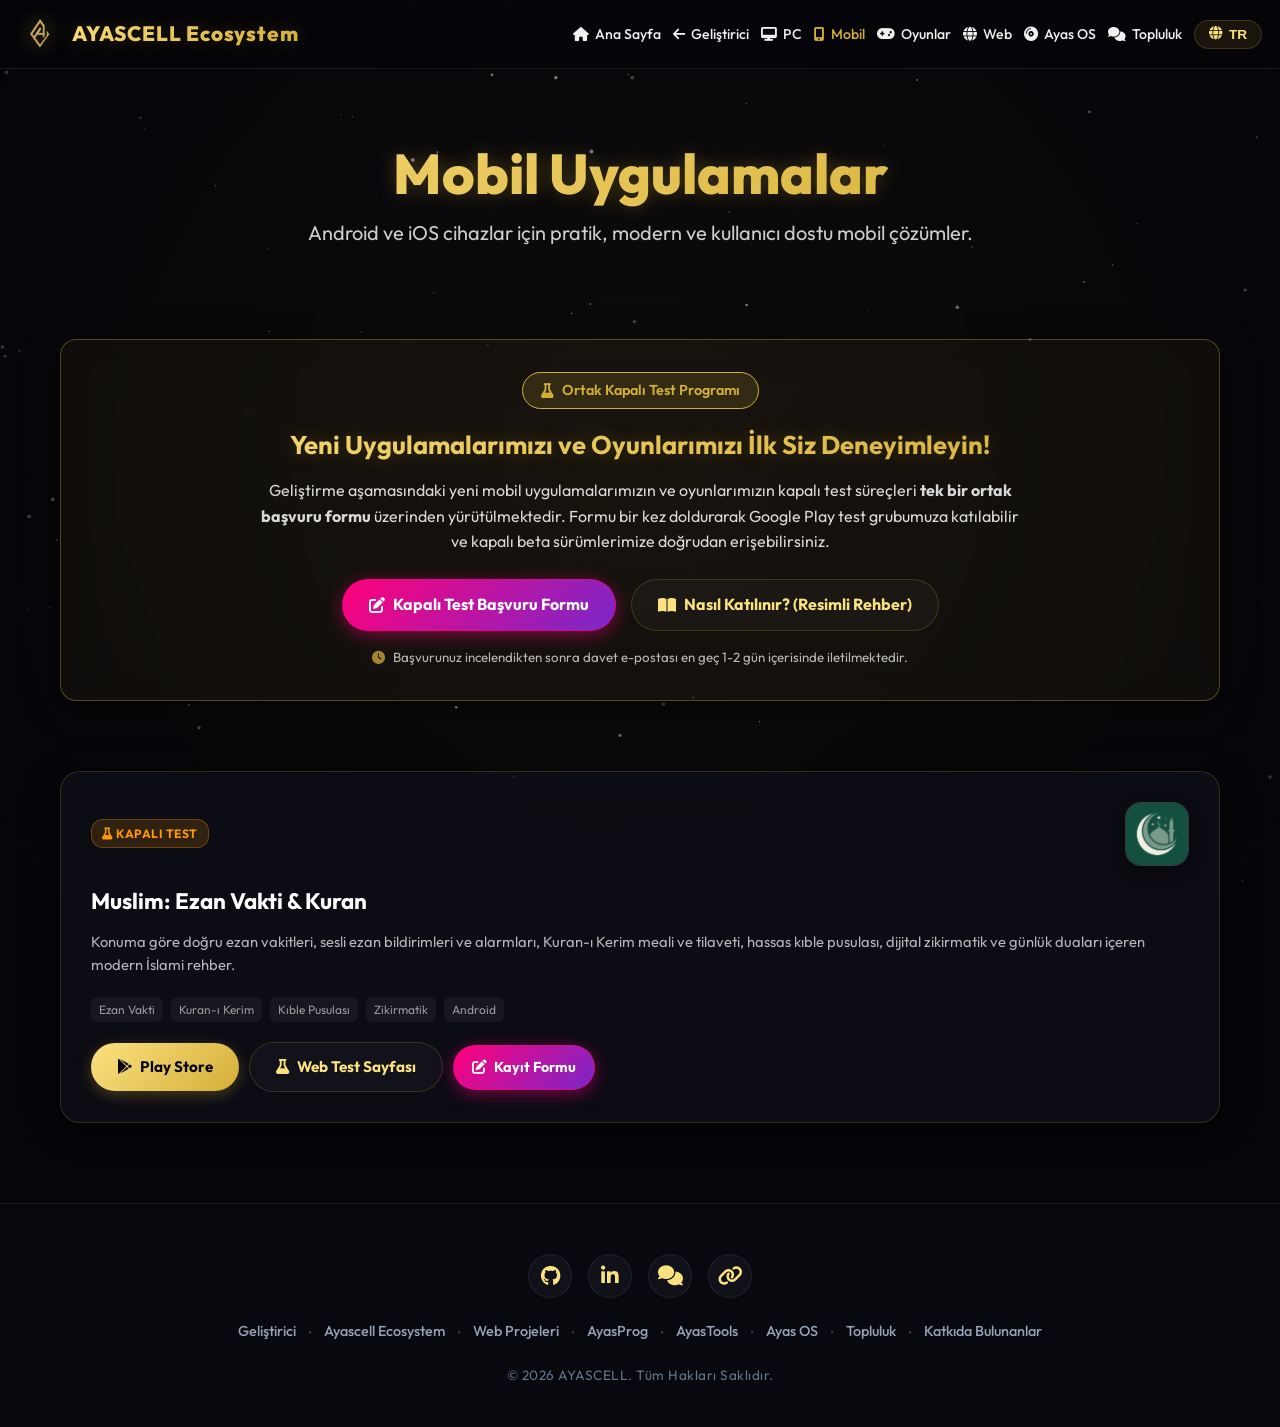
<file: ecosystem/mobile.html>
<!DOCTYPE html>
<html lang="tr">

<head>
    <meta charset="UTF-8">
    <meta name="viewport" content="width=device-width, initial-scale=1.0">

    <!-- Önbellek Engelleme / Anlık Güncelleme Başlangıcı -->
    <meta http-equiv="Cache-Control" content="no-cache, no-store, must-revalidate">
    <meta http-equiv="Pragma" content="no-cache">
    <meta http-equiv="Expires" content="0">
    <!-- Önbellek Engelleme / Anlık Güncelleme Sonu -->
    <title>Mobil Uygulamalar — Muslim: Ezan Vakti &amp; Kuran (Android) | AYASCELL</title>
    
    <link rel="canonical" href="https://ayascell.com/ecosystem/mobile.html">
    <link rel="alternate" hreflang="tr" href="https://ayascell.com/ecosystem/mobile.html">
    <link rel="alternate" hreflang="en" href="https://ayascell.com/ecosystem/mobile.html">
    <link rel="alternate" hreflang="x-default" href="https://ayascell.com/ecosystem/mobile.html">
    <meta name="description" content="AYASCELL mobil uygulamaları: Muslim: Ezan Vakti &amp; Kuran (konuma göre doğru ezan vakitleri, Kuran-ı Kerim meali ve tilaveti, kıble pusulası, zikirmatik, ana ekran widget'ları) ve Android çözümleri.">
    <meta name="keywords" content="Muslim Ezan Vakti ve Kuran, AYASCELL Mobil Uygulamalar, Ezan Vakti Android, Kuran-ı Kerim Uygulaması, Kıble Pusulası, Zikirmatik, Google Play AYASCELL">
    <meta name="author" content="AYASCELL">
    <meta name="robots" content="noindex, follow">
    <meta name="googlebot" content="noindex, follow">
    <meta name="bingbot" content="noindex, follow">

    <!-- Open Graph -->
    <meta property="og:type" content="website">
    <meta property="og:site_name" content="AYASCELL Ecosystem">
    <meta property="og:url" content="https://ayascell.com/ecosystem/mobile.html">
    <meta property="og:title" content="Mobil Uygulamalar — Muslim: Ezan Vakti &amp; Kuran | AYASCELL">
    <meta property="og:description" content="AYASCELL mobil uygulamaları — Muslim: Ezan Vakti &amp; Kuran ve kullanıcı dostu Android uygulamaları.">
    <meta property="og:image" content="https://ayascell.com/assets/og-image.png">
    <meta property="og:image:width" content="1200">
    <meta property="og:image:height" content="630">
    <meta property="og:locale" content="tr_TR">
    <meta property="og:locale:alternate" content="en_US">

    <!-- Twitter Card -->
    <meta name="twitter:card" content="summary_large_image">
    <meta name="twitter:title" content="Mobil Uygulamalar — Muslim: Ezan Vakti &amp; Kuran | AYASCELL">
    <meta name="twitter:description" content="AYASCELL mobil uygulamaları — Muslim: Ezan Vakti &amp; Kuran ve kullanıcı dostu Android uygulamaları.">
    <meta name="twitter:image" content="https://ayascell.com/assets/og-image.png">

    <!-- Favicon -->
    <link rel="icon" type="image/x-icon" href="favicon.ico">
    <link rel="icon" type="image/png" sizes="192x192" href="favicon.png">
    <link rel="apple-touch-icon" sizes="180x180" href="assets/apple-touch-icon.png">

    <link rel="stylesheet" href="https://cdnjs.cloudflare.com/ajax/libs/font-awesome/6.5.1/css/all.min.css" />
    <link href="https://fonts.googleapis.com/css2?family=Outfit:wght@300;400;500;700;800&display=swap" rel="stylesheet">
    <link rel="stylesheet" href="style.css?v=20261115_220955">
</head>

<body>

    <canvas id="starfield-canvas"></canvas>
    <div class="glass-overlay"></div>

    <!-- Header Navigation -->
    <header class="main-header">
        <nav class="navbar">
            <a href="index.html" class="logo-link">
                <img src="assets/2-Photoroom.png" alt="AYASCELL Logo" class="header-logo-image" data-nosnippet>
                <span class="gradient-text header-logo-text glow-text">AYASCELL Ecosystem</span>
            </a>
            <div class="menu-toggle" id="menu-toggle">
                <i class="fas fa-bars"></i>
            </div>
            <ul class="nav-links" id="nav-links">
                <li>
                    <a href="index.html">
                        <i class="fas fa-home"></i>
                        <span class="lang-en">Home</span>
                        <span class="lang-tr">Ana Sayfa</span>
                    </a>
                </li>
                <li>
                    <a href="https://ayascell.com/">
                        <i class="fas fa-arrow-left"></i>
                        <span class="lang-en">Developer</span>
                        <span class="lang-tr">Geliştirici</span>
                    </a>
                </li>
                <li>
                    <a href="pc.html">
                        <i class="fas fa-desktop"></i>
                        <span class="lang-en">PC</span>
                        <span class="lang-tr">PC</span>
                    </a>
                </li>
                <li>
                    <a href="mobile.html" class="active">
                        <i class="fas fa-mobile-alt"></i>
                        <span class="lang-en">Mobile</span>
                        <span class="lang-tr">Mobil</span>
                    </a>
                </li>
                <li>
                    <a href="games.html">
                        <i class="fas fa-gamepad"></i>
                        <span class="lang-en">Games</span>
                        <span class="lang-tr">Oyunlar</span>
                    </a>
                </li>
                <li>
                    <a href="web.html">
                        <i class="fas fa-globe"></i>
                        <span class="lang-en">Web</span>
                        <span class="lang-tr">Web</span>
                    </a>
                </li>
                <li>
                    <a href="https://ayascell.com/AyasOS/" target="_blank">
                        <i class="fas fa-compact-disc"></i>
                        <span class="lang-en">Ayas OS</span>
                        <span class="lang-tr">Ayas OS</span>
                    </a>
                </li>
                <li>
                    <a href="https://ayascell.com/ayas-discussions/" target="_blank">
                        <i class="fas fa-comments"></i>
                        <span class="lang-en">Community</span>
                        <span class="lang-tr">Topluluk</span>
                    </a>
                </li>
                <li>
                    <button id="lang-toggle" class="lang-btn">
                        <i class="fas fa-globe"></i> <span id="current-lang">TR</span>
                    </button>
                </li>
            </ul>
        </nav>
    </header>

    <!-- Subpage Banner -->
    <section class="hero-section subpage-hero">
        <div class="container">
            <h1 class="gradient-text mega-title glow-text">
                <span class="lang-en">Mobile Applications</span>
                <span class="lang-tr">Mobil Uygulamalar</span>
            </h1>
            <p class="subtitle">
                <span class="lang-en">Modern, lightweight, and intuitive mobile solutions for Android & iOS.</span>
                <span class="lang-tr">Android ve iOS cihazlar için pratik, modern ve kullanıcı dostu mobil
                    çözümler.</span>
            </p>
        </div>
    </section>

    <!-- Shared Closed Beta Announcement Banner -->
    <section class="container" style="margin-bottom: 40px;">
        <div class="glass-card premium-border"
            style="padding: 32px 24px; border-radius: 16px; background: rgba(212, 175, 55, 0.05); border-color: rgba(212, 175, 55, 0.35); text-align: center;">
            <div
                style="display: inline-flex; align-items: center; gap: 8px; background: rgba(212, 175, 55, 0.15); border: 1px solid var(--primary-gold); padding: 6px 18px; border-radius: 20px; color: var(--primary-gold); font-size: 0.9em; font-weight: 600; margin-bottom: 16px;">
                <i class="fas fa-flask"></i> <span class="lang-tr">Ortak Kapalı Test Programı</span><span
                    class="lang-en">Unified Closed Beta Program</span>
            </div>
            <h3 style="font-size: 1.6em; margin-bottom: 12px;" class="gradient-text glow-text">
                <span class="lang-tr">Yeni Uygulamalarımızı ve Oyunlarımızı İlk Siz Deneyimleyin!</span>
                <span class="lang-en">Be the First to Test Our New Apps & Games!</span>
            </h3>
            <p style="max-width: 760px; margin: 0 auto 24px; line-height: 1.6; opacity: 0.9;">
                <span class="lang-tr">Geliştirme aşamasındaki yeni mobil uygulamalarımızın ve oyunlarımızın kapalı test süreçleri
                    <strong>tek bir ortak başvuru formu</strong> üzerinden yürütülmektedir.
                    Formu bir kez doldurarak Google Play test grubumuza katılabilir ve kapalı beta sürümlerimize
                    doğrudan erişebilirsiniz.</span>
                <span class="lang-en">Closed beta testing for our upcoming mobile applications and games
                    is managed through a <strong>single unified form</strong>. Submit once to join our
                    Google Play tester group and unlock direct access to beta releases.</span>
            </p>
            <div style="display: flex; justify-content: center; gap: 15px; flex-wrap: wrap;">
                <a href="https://forms.gle/T1xgNxnQL53AFzpQ7" target="_blank" class="link-button beta-button"
                    style="padding: 12px 26px; font-size: 1em;">
                    <i class="fas fa-edit"></i> <span class="lang-tr">Kapalı Test Başvuru Formu</span><span
                        class="lang-en">Join Closed Beta Form</span>
                </a>
                <a href="closed-beta-guide.html" class="link-button outline"
                    style="padding: 12px 26px; font-size: 1em;">
                    <i class="fas fa-book-open"></i> <span class="lang-tr">Nasıl Katılınır? (Resimli Rehber)</span><span
                        class="lang-en">How to Join? (Guide)</span>
                </a>
            </div>
            <p style="font-size: 0.83em; opacity: 0.75; margin-top: 16px; margin-bottom: 0;">
                <i class="fas fa-clock" style="color: var(--primary-gold); margin-right: 5px;"></i>
                <span class="lang-tr">Başvurunuz incelendikten sonra davet e-postası en geç 1-2 gün içerisinde
                    iletilmektedir.</span>
                <span class="lang-en">Invitations are sent via email within 1-2 business days after application
                    review.</span>
            </p>
        </div>
    </section>

    <!-- Mobile Applications Grid -->
    <section class="container" style="margin-bottom: 80px;">
        <div class="showcase-grid">

            <!-- Application 1: Muslim: Ezan Vakti & Kuran -->
            <div class="project-card glass-card premium-border hover-lift">
                <div>
                    <div class="project-header">
                        <span class="project-badge badge-testing">
                            <i class="fas fa-flask"></i> <span class="lang-tr">Kapalı Test</span><span class="lang-en">Closed Beta</span>
                        </span>
                        <img src="assets/ezan-vakti.png" alt="Muslim: Ezan Vakti & Kuran Logo" class="app-card-icon">
                    </div>
                    <h4>Muslim: Ezan Vakti & Kuran</h4>
                    <p>
                        <span class="lang-en">Comprehensive and modern Islamic companion featuring location-accurate prayer times, adhan notifications, Holy Quran translation & audio recitations, precise Qibla compass, digital dhikr counter, and daily prayers.</span>
                        <span class="lang-tr">Konuma göre doğru ezan vakitleri, sesli ezan bildirimleri ve alarmları, Kuran-ı Kerim meali ve tilaveti, hassas kıble pusulası, dijital zikirmatik ve günlük duaları içeren modern İslami rehber.</span>
                    </p>
                    <div class="tech-tags">
                        <span class="tech-tag">Ezan Vakti</span>
                        <span class="tech-tag">Kuran-ı Kerim</span>
                        <span class="tech-tag">Kıble Pusulası</span>
                        <span class="tech-tag">Zikirmatik</span>
                        <span class="tech-tag">Android</span>
                    </div>
                </div>
                <div class="project-links-row" style="flex-wrap: wrap; gap: 10px;">
                    <a href="https://play.google.com/store/apps/details?id=com.ayascell.ezanvakti"
                        target="_blank" class="link-button solid">
                        <i class="fab fa-google-play"></i> <span class="lang-en">Play Store</span><span
                            class="lang-tr">Play Store</span>
                    </a>
                    <a href="https://play.google.com/apps/testing/com.ayascell.ezanvakti" target="_blank"
                        class="link-button outline">
                        <i class="fas fa-flask"></i> <span class="lang-en">Web Testing</span><span class="lang-tr">Web
                            Test Sayfası</span>
                    </a>
                    <a href="https://forms.gle/T1xgNxnQL53AFzpQ7" target="_blank"
                        class="link-button beta-button" style="padding: 10px 18px; font-size: 0.9em;">
                        <i class="fas fa-edit"></i> <span class="lang-en">Join Beta</span><span class="lang-tr">Kayıt Formu</span>
                    </a>
                </div>
            </div>

        </div>
    </section>

    <!-- Footer -->
    <footer class="main-footer glass">
        <div class="footer-container">
            <div class="footer-social-links">
                <a href="https://github.com/AYASCELL" target="_blank" rel="noopener noreferrer" class="social-icon github-icon" title="GitHub"><i class="fab fa-github"></i></a>
                <a href="https://www.linkedin.com/company/ayascell" target="_blank" rel="noopener noreferrer" class="social-icon linkedin-icon" title="LinkedIn"><i class="fab fa-linkedin-in"></i></a>
                <a href="https://ayascell.com/ayas-discussions/" target="_blank" rel="noopener noreferrer" class="social-icon community-icon" title="Topluluk / Community"><i class="fas fa-comments"></i></a>
                <a href="https://ayascell.com/links.html" target="_blank" rel="noopener noreferrer" class="social-icon links-icon" title="Tüm Linkler"><i class="fas fa-link"></i></a>
            </div>
            <div class="footer-links-row">
                <a href="https://ayascell.com/" target="_blank" rel="noopener noreferrer"><span class="lang-tr">Geliştirici</span><span class="lang-en">Developer</span></a>
                <span class="footer-divider">•</span>
                <a href="index.html"><span class="lang-tr">Ayascell Ecosystem</span><span class="lang-en">Ayascell Ecosystem</span></a>
                <span class="footer-divider">•</span>
                <a href="web.html"><span class="lang-tr">Web Projeleri</span><span class="lang-en">Web Projects</span></a>
                <span class="footer-divider">•</span>
                <a href="https://ayasprog.ayascell.com/" target="_blank" rel="noopener noreferrer"><span class="lang-tr">AyasProg</span><span class="lang-en">AyasProg</span></a>
                <span class="footer-divider">•</span>
                <a href="https://ayastools.ayascell.com/" target="_blank" rel="noopener noreferrer"><span class="lang-tr">AyasTools</span><span class="lang-en">AyasTools</span></a>
                <span class="footer-divider">•</span>
                <a href="https://ayascell.com/AyasOS/" target="_blank" rel="noopener noreferrer"><span class="lang-tr">Ayas OS</span><span class="lang-en">Ayas OS</span></a>
                <span class="footer-divider">•</span>
                <a href="https://ayascell.com/ayas-discussions/" target="_blank" rel="noopener noreferrer"><span class="lang-tr">Topluluk</span><span class="lang-en">Community</span></a>
                <span class="footer-divider">•</span>
                <a href="https://ayascell.com/contributors.html" target="_blank" rel="noopener noreferrer"><span class="lang-tr">Katkıda Bulunanlar</span><span class="lang-en">Contributors</span></a>
            </div>
            <p class="copyright-text">&copy; <span class="current-year"></span> AYASCELL. <span class="lang-tr">Tüm Hakları Saklıdır.</span><span class="lang-en">All Rights Reserved.</span></p>
        </div>
    </footer>

    <script src="app.js?v=20261115_220955"></script>
</body>

</html>
</file>
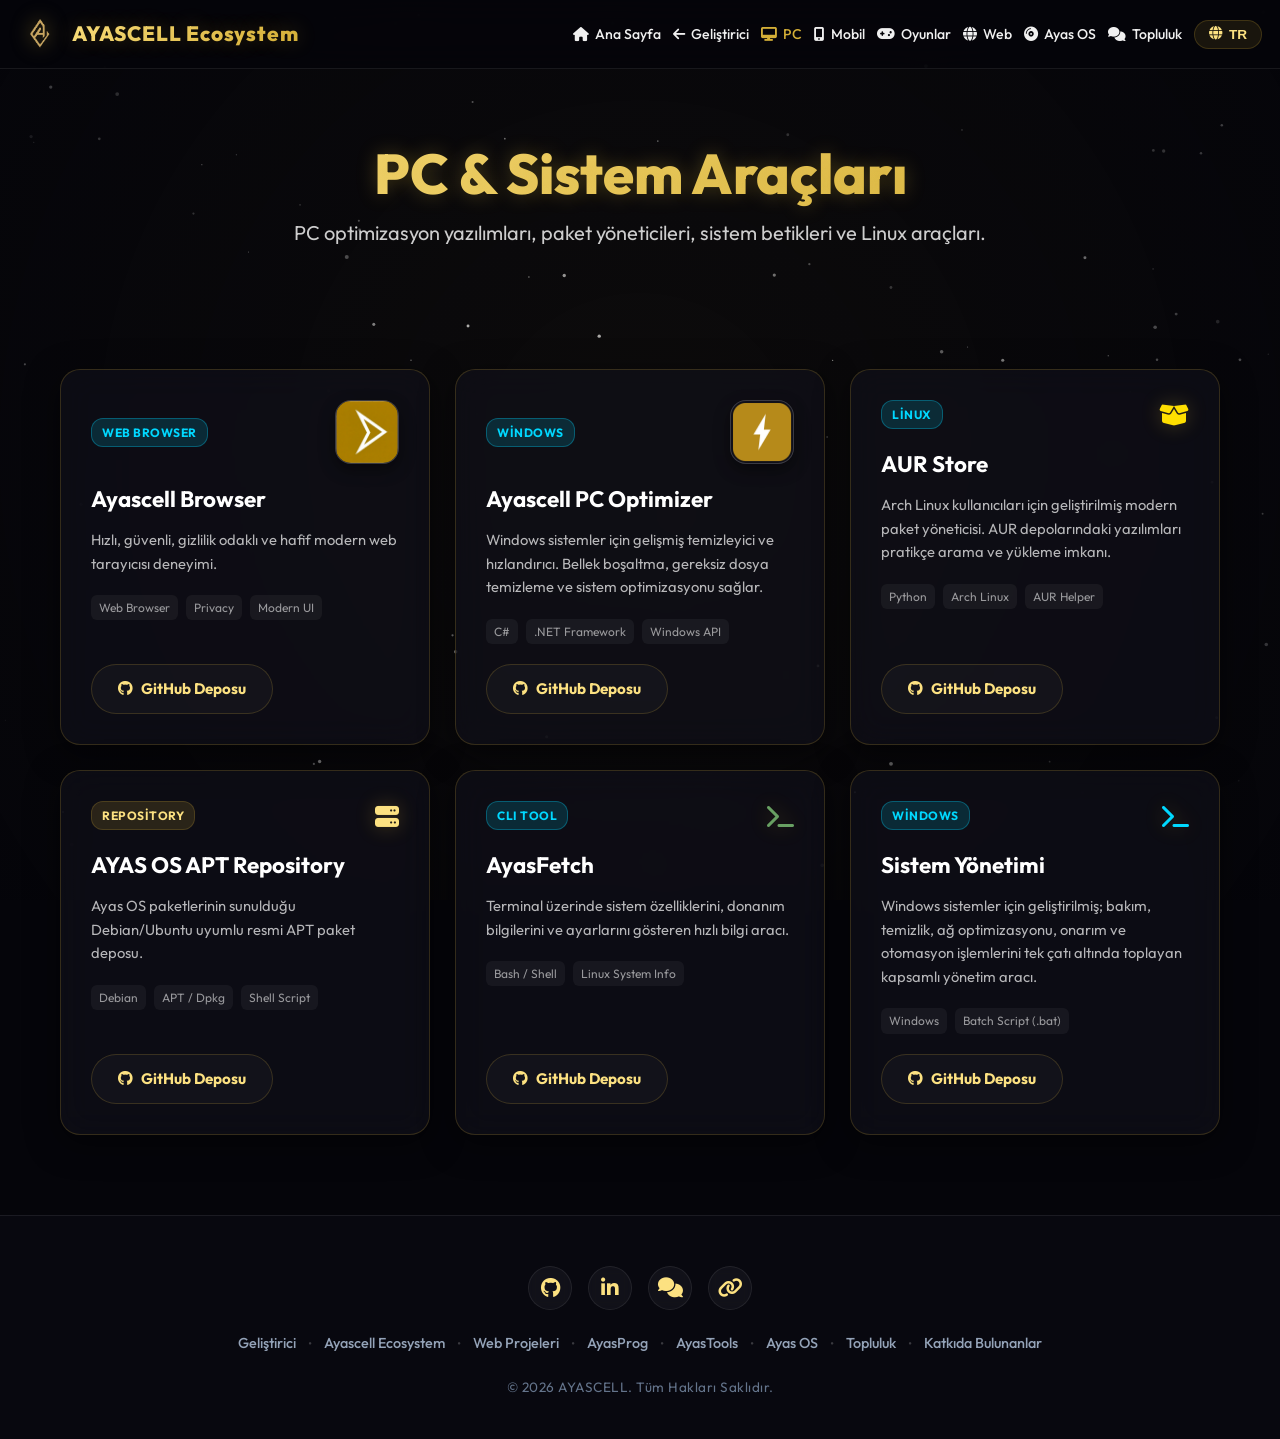
<file: ecosystem/pc.html>
<!DOCTYPE html>
<html lang="tr">

<head>
    <meta charset="UTF-8">
    <meta name="viewport" content="width=device-width, initial-scale=1.0">

    <!-- Önbellek Engelleme / Anlık Güncelleme Başlangıcı -->
    <meta http-equiv="Cache-Control" content="no-cache, no-store, must-revalidate">
    <meta http-equiv="Pragma" content="no-cache">
    <meta http-equiv="Expires" content="0">
    <!-- Önbellek Engelleme / Anlık Güncelleme Sonu -->
    <title>PC &amp; Sistem Araçları — PC Optimizer, AUR Store &amp; Ayascell Browser | AYASCELL</title>

    <link rel="canonical" href="https://ayascell.com/ecosystem/pc.html">
    <link rel="alternate" hreflang="tr" href="https://ayascell.com/ecosystem/pc.html">
    <link rel="alternate" hreflang="en" href="https://ayascell.com/ecosystem/pc.html">
    <link rel="alternate" hreflang="x-default" href="https://ayascell.com/ecosystem/pc.html">
    <meta name="description" content="AYASCELL PC yazılımları ve Linux/Windows sistem araçları: Ayascell PC Optimizer, AUR Store (Arch Linux), Ayascell Browser, AYAS OS APT Repository, AyasFetch ve Sistem Yönetimi.">
    <meta name="keywords" content="Ayascell PC Optimizer, AUR Store, Ayascell Browser, AyasFetch, Sistem Yönetimi, AYAS OS APT Repository, Windows Optimizasyon, Arch Linux Paket Yöneticisi, AYASCELL PC">
    <meta name="author" content="AYASCELL">
    <meta name="robots" content="noindex, follow">
    <meta name="googlebot" content="noindex, follow">
    <meta name="bingbot" content="noindex, follow">

    <!-- Open Graph -->
    <meta property="og:type" content="website">
    <meta property="og:site_name" content="AYASCELL Ecosystem">
    <meta property="og:url" content="https://ayascell.com/ecosystem/pc.html">
    <meta property="og:title" content="PC &amp; Sistem Araçları — PC Optimizer, AUR Store &amp; Ayascell Browser | AYASCELL">
    <meta property="og:description" content="AYASCELL PC yazılımları: Ayascell PC Optimizer, AUR Store, Ayascell Browser ve Linux/Windows sistem yardımcıları.">
    <meta property="og:image" content="https://ayascell.com/assets/og-image.png">
    <meta property="og:image:width" content="1200">
    <meta property="og:image:height" content="630">
    <meta property="og:locale" content="tr_TR">
    <meta property="og:locale:alternate" content="en_US">

    <!-- Twitter Card -->
    <meta name="twitter:card" content="summary_large_image">
    <meta name="twitter:title" content="PC &amp; Sistem Araçları — PC Optimizer, AUR Store &amp; Ayascell Browser | AYASCELL">
    <meta name="twitter:description" content="AYASCELL PC yazılımları: Ayascell PC Optimizer, AUR Store, Ayascell Browser ve Linux/Windows sistem yardımcıları.">
    <meta name="twitter:image" content="https://ayascell.com/assets/og-image.png">

    <!-- Favicon -->
    <link rel="icon" type="image/x-icon" href="favicon.ico">
    <link rel="icon" type="image/png" sizes="192x192" href="favicon.png">
    <link rel="apple-touch-icon" sizes="180x180" href="assets/apple-touch-icon.png">

    <link rel="stylesheet" href="https://cdnjs.cloudflare.com/ajax/libs/font-awesome/6.5.1/css/all.min.css" />
    <link href="https://fonts.googleapis.com/css2?family=Outfit:wght@300;400;500;700;800&display=swap" rel="stylesheet">
    <link rel="stylesheet" href="style.css?v=20261115_220955">
</head>

<body>

    <canvas id="starfield-canvas"></canvas>
    <div class="glass-overlay"></div>

    <!-- Header Navigation -->
    <header class="main-header">
        <nav class="navbar">
            <a href="index.html" class="logo-link">
                <img src="assets/2-Photoroom.png" alt="AYASCELL Logo" class="header-logo-image" data-nosnippet>
                <span class="gradient-text header-logo-text glow-text">AYASCELL Ecosystem</span>
            </a>
            <div class="menu-toggle" id="menu-toggle">
                <i class="fas fa-bars"></i>
            </div>
            <ul class="nav-links" id="nav-links">
                <li>
                    <a href="index.html">
                        <i class="fas fa-home"></i>
                        <span class="lang-en">Home</span>
                        <span class="lang-tr">Ana Sayfa</span>
                    </a>
                </li>
                <li>
                    <a href="https://ayascell.com/">
                        <i class="fas fa-arrow-left"></i>
                        <span class="lang-en">Developer</span>
                        <span class="lang-tr">Geliştirici</span>
                    </a>
                </li>
                <li>
                    <a href="pc.html" class="active">
                        <i class="fas fa-desktop"></i>
                        <span class="lang-en">PC</span>
                        <span class="lang-tr">PC</span>
                    </a>
                </li>
                <li>
                    <a href="mobile.html">
                        <i class="fas fa-mobile-alt"></i>
                        <span class="lang-en">Mobile</span>
                        <span class="lang-tr">Mobil</span>
                    </a>
                </li>
                <li>
                    <a href="games.html">
                        <i class="fas fa-gamepad"></i>
                        <span class="lang-en">Games</span>
                        <span class="lang-tr">Oyunlar</span>
                    </a>
                </li>
                <li>
                    <a href="web.html">
                        <i class="fas fa-globe"></i>
                        <span class="lang-en">Web</span>
                        <span class="lang-tr">Web</span>
                    </a>
                </li>
                <li>
                    <a href="https://ayascell.com/AyasOS/" target="_blank">
                        <i class="fas fa-compact-disc"></i>
                        <span class="lang-en">Ayas OS</span>
                        <span class="lang-tr">Ayas OS</span>
                    </a>
                </li>
                <li>
                    <a href="https://ayascell.com/ayas-discussions/" target="_blank">
                        <i class="fas fa-comments"></i>
                        <span class="lang-en">Community</span>
                        <span class="lang-tr">Topluluk</span>
                    </a>
                </li>
                <li>
                    <button id="lang-toggle" class="lang-btn">
                        <i class="fas fa-globe"></i> <span id="current-lang">TR</span>
                    </button>
                </li>
            </ul>
        </nav>
    </header>

    <!-- Subpage Banner -->
    <section class="hero-section subpage-hero">
        <div class="container">
            <h1 class="gradient-text mega-title glow-text">
                <span class="lang-en">PC Apps & Tools</span>
                <span class="lang-tr">PC & Sistem Araçları</span>
            </h1>
            <p class="subtitle">
                <span class="lang-en">PC optimization utilities, package managers, system scripts, and Linux
                    tools.</span>
                <span class="lang-tr">PC optimizasyon yazılımları, paket yöneticileri, sistem betikleri ve Linux
                    araçları.</span>
            </p>
        </div>
    </section>

    <!-- Desktop Apps Grid -->
    <section class="container" style="margin-bottom: 80px;">
        <div class="showcase-grid">
            <!-- Project 1: Ayascell Browser -->
            <div class="project-card glass-card premium-border hover-lift">
                <div>
                    <div class="project-header">
                        <span class="project-badge badge-desktop">Web Browser</span>
                        <img src="assets/ayascell-browser-icon.png" alt="Ayascell Browser Logo" class="app-card-icon" data-nosnippet>
                    </div>
                    <h4>Ayascell Browser</h4>
                    <p>
                        <span class="lang-en">Fast, secure, privacy-focused, and lightweight modern web browser
                            experience.</span>
                        <span class="lang-tr">Hızlı, güvenli, gizlilik odaklı ve hafif modern web tarayıcısı
                            deneyimi.</span>
                    </p>
                    <div class="tech-tags">
                        <span class="tech-tag">Web Browser</span>
                        <span class="tech-tag">Privacy</span>
                        <span class="tech-tag">Modern UI</span>
                    </div>
                </div>
                <div class="project-links-row">
                    <a href="https://github.com/AYASCELL/Ayascell-Browser" target="_blank" class="link-button outline">
                        <i class="fab fa-github"></i> <span class="lang-en">GitHub Repository</span><span
                            class="lang-tr">GitHub Deposu</span>
                    </a>
                </div>
            </div>

            <!-- Project 2: Ayascell PC Optimizer -->
            <div class="project-card glass-card premium-border hover-lift">
                <div>
                    <div class="project-header">
                        <span class="project-badge badge-desktop">Windows</span>
                        <img src="assets/pc-optimizer-icon.png" alt="Ayascell PC Optimizer Logo" class="app-card-icon" data-nosnippet>
                    </div>
                    <h4>Ayascell PC Optimizer</h4>
                    <p>
                        <span class="lang-en">Advanced Windows PC cleaner and optimizer tool. Offers RAM flushing, junk
                            file removal, startup optimization, and disk speedup.</span>
                        <span class="lang-tr">Windows sistemler için gelişmiş temizleyici ve hızlandırıcı. Bellek
                            boşaltma, gereksiz dosya temizleme ve sistem optimizasyonu sağlar.</span>
                    </p>
                    <div class="tech-tags">
                        <span class="tech-tag">C#</span>
                        <span class="tech-tag">.NET Framework</span>
                        <span class="tech-tag">Windows API</span>
                    </div>
                </div>
                <div class="project-links-row">
                    <a href="https://github.com/AYASCELL/AYASCELL-PC-Optimizer" target="_blank"
                        class="link-button outline">
                        <i class="fab fa-github"></i> <span class="lang-en">GitHub Repository</span><span
                            class="lang-tr">GitHub Deposu</span>
                    </a>
                </div>
            </div>

            <!-- Project 3: AUR Store -->
            <div class="project-card glass-card premium-border hover-lift">
                <div>
                    <div class="project-header">
                        <span class="project-badge badge-desktop">Linux</span>
                        <i class="fas fa-box-open glow-text" style="font-size: 1.5em; color: var(--neon-yellow);"></i>
                    </div>
                    <h4>AUR Store</h4>
                    <p>
                        <span class="lang-en">Graphical package manager for Arch Linux users. Browse, search, and
                            install software from the Arch User Repository seamlessly.</span>
                        <span class="lang-tr">Arch Linux kullanıcıları için geliştirilmiş modern paket yöneticisi. AUR
                            depolarındaki yazılımları pratikçe arama ve yükleme imkanı.</span>
                    </p>
                    <div class="tech-tags">
                        <span class="tech-tag">Python</span>
                        <span class="tech-tag">Arch Linux</span>
                        <span class="tech-tag">AUR Helper</span>
                    </div>
                </div>
                <div class="project-links-row">
                    <a href="https://github.com/AYASCELL/AUR-STORE" target="_blank" class="link-button outline">
                        <i class="fab fa-github"></i> <span class="lang-en">GitHub Repository</span><span
                            class="lang-tr">GitHub Deposu</span>
                    </a>
                </div>
            </div>

            <!-- Project 3: AYAS OS APT Repo -->
            <div class="project-card glass-card premium-border hover-lift">
                <div>
                    <div class="project-header">
                        <span class="project-badge badge-os">Repository</span>
                        <i class="fas fa-server glow-text" style="font-size: 1.5em; color: var(--light-gold);"></i>
                    </div>
                    <h4>AYAS OS APT Repository</h4>
                    <p>
                        <span class="lang-en">Official Debian/Ubuntu APT repository for Ayas OS packages hosted via
                            GitHub Pages infrastructure.</span>
                        <span class="lang-tr">Ayas OS paketlerinin sunulduğu Debian/Ubuntu uyumlu resmi APT paket
                            deposu.</span>
                    </p>
                    <div class="tech-tags">
                        <span class="tech-tag">Debian</span>
                        <span class="tech-tag">APT / Dpkg</span>
                        <span class="tech-tag">Shell Script</span>
                    </div>
                </div>
                <div class="project-links-row">
                    <a href="https://github.com/AYASCELL/ayasos-repo" target="_blank" class="link-button outline">
                        <i class="fab fa-github"></i> <span class="lang-en">GitHub Repository</span><span
                            class="lang-tr">GitHub Deposu</span>
                    </a>
                </div>
            </div>

            <!-- Project 4: AyasFetch -->
            <div class="project-card glass-card premium-border hover-lift">
                <div>
                    <div class="project-header">
                        <span class="project-badge badge-desktop">CLI Tool</span>
                        <i class="fas fa-terminal glow-text" style="font-size: 1.5em; color: var(--neon-green);"></i>
                    </div>
                    <h4>AyasFetch</h4>
                    <p>
                        <span class="lang-en">Fast and lightweight terminal system information tool (neofetch
                            alternative) displaying OS and hardware stats.</span>
                        <span class="lang-tr">Terminal üzerinde sistem özelliklerini, donanım bilgilerini ve ayarlarını
                            gösteren hızlı bilgi aracı.</span>
                    </p>
                    <div class="tech-tags">
                        <span class="tech-tag">Bash / Shell</span>
                        <span class="tech-tag">Linux System Info</span>
                    </div>
                </div>
                <div class="project-links-row">
                    <a href="https://github.com/AYASCELL/ayasfetch" target="_blank" class="link-button outline">
                        <i class="fab fa-github"></i> <span class="lang-en">GitHub Repository</span><span
                            class="lang-tr">GitHub Deposu</span>
                    </a>
                </div>
            </div>

            <!-- Project 5: Sistem Yönetimi -->
            <div class="project-card glass-card premium-border hover-lift">
                <div>
                    <div class="project-header">
                        <span class="project-badge badge-desktop">Windows</span>
                        <i class="fas fa-terminal glow-text" style="font-size: 1.5em; color: var(--neon-blue);"></i>
                    </div>
                    <h4>Sistem Yönetimi</h4>
                    <p>
                        <span class="lang-en">Comprehensive Windows batch toolkit unifying system maintenance, cleanup, network optimization, repair, and automation into a single solution.</span>
                        <span class="lang-tr">Windows sistemler için geliştirilmiş; bakım, temizlik, ağ optimizasyonu, onarım ve otomasyon işlemlerini tek çatı altında toplayan kapsamlı yönetim aracı.</span>
                    </p>
                    <div class="tech-tags">
                        <span class="tech-tag">Windows</span>
                        <span class="tech-tag">Batch Script (.bat)</span>
                    </div>
                </div>
                <div class="project-links-row">
                    <a href="https://github.com/AYASCELL/sistem-yonetimi" target="_blank" class="link-button outline">
                        <i class="fab fa-github"></i> <span class="lang-en">GitHub Repository</span><span
                            class="lang-tr">GitHub Deposu</span>
                    </a>
                </div>
            </div>

            <!-- Project 6: UpdaterService --
            <div class="project-card glass-card premium-border hover-lift">
                <div>
                    <div class="project-header">
                        <span class="project-badge badge-desktop">Background Service</span>
                        <i class="fas fa-sync-alt glow-text" style="font-size: 1.5em; color: var(--neon-orange);"></i>
                    </div>
                    <h4>UpdaterService</h4>
                    <p>
                        <span class="lang-en">Background updating service managing seamless silent updates for AYASCELL applications and repositories.</span>
                        <span class="lang-tr">AYASCELL uygulamalarının ve depolarının arka planda sessiz ve sorunsuz güncellenmesini sağlayan servis.</span>
                    </p>
                    <div class="tech-tags">
                        <span class="tech-tag">C# / System Service</span>
                        <span class="tech-tag">Auto-Update</span>
                    </div>
                </div>
                <div class="project-links-row">
                    <a href="https://github.com/AYASCELL/updaterservice" target="_blank" class="link-button outline">
                        <i class="fab fa-github"></i> <span class="lang-en">GitHub Repository</span><span class="lang-tr">GitHub Deposu</span>
                    </a>
                </div>
            </div>-->
        </div>
    </section>

    <!-- Footer -->
    <footer class="main-footer glass">
        <div class="footer-container">
            <div class="footer-social-links">
                <a href="https://github.com/AYASCELL" target="_blank" rel="noopener noreferrer" class="social-icon github-icon" title="GitHub"><i class="fab fa-github"></i></a>
                <a href="https://www.linkedin.com/company/ayascell" target="_blank" rel="noopener noreferrer" class="social-icon linkedin-icon" title="LinkedIn"><i class="fab fa-linkedin-in"></i></a>
                <a href="https://ayascell.com/ayas-discussions/" target="_blank" rel="noopener noreferrer" class="social-icon community-icon" title="Topluluk / Community"><i class="fas fa-comments"></i></a>
                <a href="https://ayascell.com/links.html" target="_blank" rel="noopener noreferrer" class="social-icon links-icon" title="Tüm Linkler"><i class="fas fa-link"></i></a>
            </div>
            <div class="footer-links-row">
                <a href="https://ayascell.com/" target="_blank" rel="noopener noreferrer"><span class="lang-tr">Geliştirici</span><span class="lang-en">Developer</span></a>
                <span class="footer-divider">•</span>
                <a href="index.html"><span class="lang-tr">Ayascell Ecosystem</span><span class="lang-en">Ayascell Ecosystem</span></a>
                <span class="footer-divider">•</span>
                <a href="web.html"><span class="lang-tr">Web Projeleri</span><span class="lang-en">Web Projects</span></a>
                <span class="footer-divider">•</span>
                <a href="https://ayasprog.ayascell.com/" target="_blank" rel="noopener noreferrer"><span class="lang-tr">AyasProg</span><span class="lang-en">AyasProg</span></a>
                <span class="footer-divider">•</span>
                <a href="https://ayastools.ayascell.com/" target="_blank" rel="noopener noreferrer"><span class="lang-tr">AyasTools</span><span class="lang-en">AyasTools</span></a>
                <span class="footer-divider">•</span>
                <a href="https://ayascell.com/AyasOS/" target="_blank" rel="noopener noreferrer"><span class="lang-tr">Ayas OS</span><span class="lang-en">Ayas OS</span></a>
                <span class="footer-divider">•</span>
                <a href="https://ayascell.com/ayas-discussions/" target="_blank" rel="noopener noreferrer"><span class="lang-tr">Topluluk</span><span class="lang-en">Community</span></a>
                <span class="footer-divider">•</span>
                <a href="https://ayascell.com/contributors.html" target="_blank" rel="noopener noreferrer"><span class="lang-tr">Katkıda Bulunanlar</span><span class="lang-en">Contributors</span></a>
            </div>
            <p class="copyright-text">&copy; <span class="current-year"></span> AYASCELL. <span class="lang-tr">Tüm Hakları Saklıdır.</span><span class="lang-en">All Rights Reserved.</span></p>
        </div>
    </footer>

    <script src="app.js?v=20261115_220955"></script>
</body>

</html>
</file>
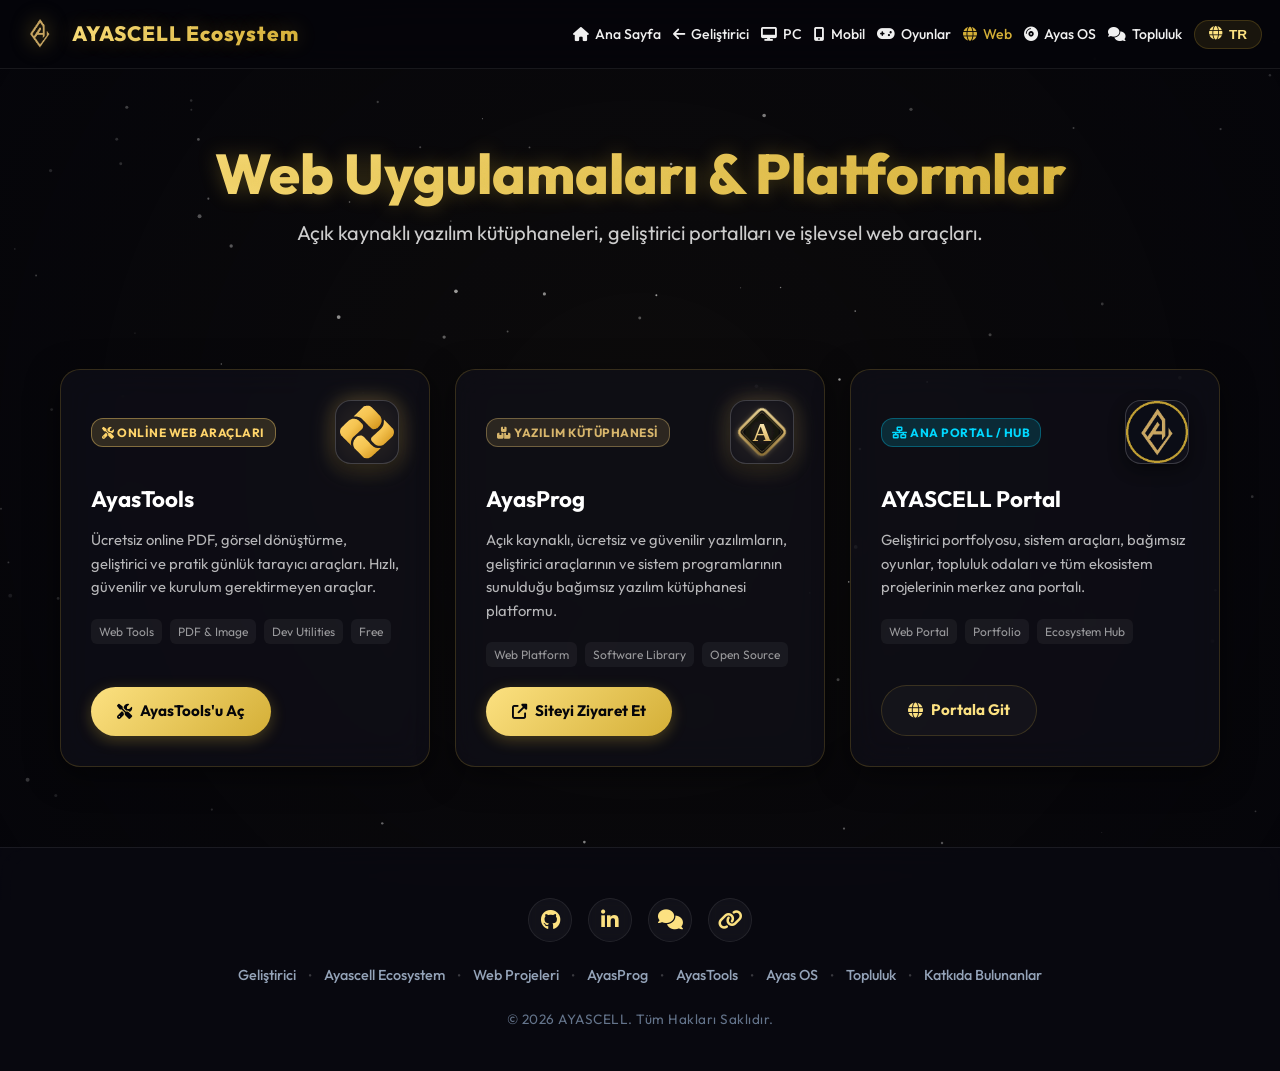
<file: ecosystem/web.html>
<!DOCTYPE html>
<html lang="tr">

<head>
    <meta charset="UTF-8">
    <meta name="viewport" content="width=device-width, initial-scale=1.0">

    <!-- Önbellek Engelleme / Anlık Güncelleme Başlangıcı -->
    <meta http-equiv="Cache-Control" content="no-cache, no-store, must-revalidate">
    <meta http-equiv="Pragma" content="no-cache">
    <meta http-equiv="Expires" content="0">
    <!-- Önbellek Engelleme / Anlık Güncelleme Sonu -->
    <title>Web Uygulamaları &amp; Platformlar — AyasTools &amp; AyasProg | AYASCELL</title>

    <link rel="canonical" href="https://ayascell.com/ecosystem/web.html">
    <link rel="alternate" hreflang="tr" href="https://ayascell.com/ecosystem/web.html">
    <link rel="alternate" hreflang="en" href="https://ayascell.com/ecosystem/web.html">
    <link rel="alternate" hreflang="x-default" href="https://ayascell.com/ecosystem/web.html">
    <meta name="description" content="AYASCELL web platformları ve çevrimiçi araçlar: AyasTools ücretsiz online PDF, görsel ve geliştirici araçları (ayastools.ayascell.com) ve AyasProg açık kaynaklı yazılım kütüphanesi (ayasprog.ayascell.com).">
    <meta name="keywords" content="AyasTools, AyasProg, ayastools.ayascell.com, ayasprog.ayascell.com, AYASCELL Web Araçları, Online PDF Araçları, Açık Kaynak Yazılım Kütüphanesi, Ücretsiz Web Araçları">
    <meta name="author" content="AYASCELL">
    <meta name="robots" content="noindex, follow">
    <meta name="googlebot" content="noindex, follow">
    <meta name="bingbot" content="noindex, follow">

    <!-- Open Graph -->
    <meta property="og:type" content="website">
    <meta property="og:site_name" content="AYASCELL Ecosystem">
    <meta property="og:url" content="https://ayascell.com/ecosystem/web.html">
    <meta property="og:title" content="Web Uygulamaları &amp; Platformlar — AyasTools &amp; AyasProg | AYASCELL">
    <meta property="og:description" content="AyasTools online tarayıcı araçları ve AyasProg bağımsız açık kaynak yazılım kütüphanesi platformu.">
    <meta property="og:image" content="https://ayascell.com/assets/og-image.png">
    <meta property="og:image:width" content="1200">
    <meta property="og:image:height" content="630">
    <meta property="og:locale" content="tr_TR">
    <meta property="og:locale:alternate" content="en_US">

    <!-- Twitter Card -->
    <meta name="twitter:card" content="summary_large_image">
    <meta name="twitter:title" content="Web Uygulamaları &amp; Platformlar — AyasTools &amp; AyasProg | AYASCELL">
    <meta name="twitter:description" content="AyasTools online tarayıcı araçları ve AyasProg bağımsız açık kaynak yazılım kütüphanesi platformu.">
    <meta name="twitter:image" content="https://ayascell.com/assets/og-image.png">

    <!-- Favicon -->
    <link rel="icon" type="image/x-icon" href="favicon.ico">
    <link rel="icon" type="image/png" sizes="192x192" href="favicon.png">
    <link rel="apple-touch-icon" sizes="180x180" href="assets/apple-touch-icon.png">

    <link rel="stylesheet" href="https://cdnjs.cloudflare.com/ajax/libs/font-awesome/6.5.1/css/all.min.css" />
    <link href="https://fonts.googleapis.com/css2?family=Outfit:wght@300;400;500;700;800&display=swap" rel="stylesheet">
    <link rel="stylesheet" href="style.css?v=20261115_220955">
</head>

<body>

    <canvas id="starfield-canvas"></canvas>
    <div class="glass-overlay"></div>

    <!-- Header Navigation -->
    <header class="main-header">
        <nav class="navbar">
            <a href="index.html" class="logo-link">
                <img src="assets/2-Photoroom.png" alt="AYASCELL Logo" class="header-logo-image" data-nosnippet>
                <span class="gradient-text header-logo-text glow-text">AYASCELL Ecosystem</span>
            </a>
            <div class="menu-toggle" id="menu-toggle">
                <i class="fas fa-bars"></i>
            </div>
            <ul class="nav-links" id="nav-links">
                <li>
                    <a href="index.html">
                        <i class="fas fa-home"></i>
                        <span class="lang-en">Home</span>
                        <span class="lang-tr">Ana Sayfa</span>
                    </a>
                </li>
                <li>
                    <a href="https://ayascell.com/">
                        <i class="fas fa-arrow-left"></i>
                        <span class="lang-en">Developer</span>
                        <span class="lang-tr">Geliştirici</span>
                    </a>
                </li>
                <li>
                    <a href="pc.html">
                        <i class="fas fa-desktop"></i>
                        <span class="lang-en">PC</span>
                        <span class="lang-tr">PC</span>
                    </a>
                </li>
                <li>
                    <a href="mobile.html">
                        <i class="fas fa-mobile-alt"></i>
                        <span class="lang-en">Mobile</span>
                        <span class="lang-tr">Mobil</span>
                    </a>
                </li>
                <li>
                    <a href="games.html">
                        <i class="fas fa-gamepad"></i>
                        <span class="lang-en">Games</span>
                        <span class="lang-tr">Oyunlar</span>
                    </a>
                </li>
                <li>
                    <a href="web.html" class="active">
                        <i class="fas fa-globe"></i>
                        <span class="lang-en">Web</span>
                        <span class="lang-tr">Web</span>
                    </a>
                </li>
                <li>
                    <a href="https://ayascell.com/AyasOS/" target="_blank">
                        <i class="fas fa-compact-disc"></i>
                        <span class="lang-en">Ayas OS</span>
                        <span class="lang-tr">Ayas OS</span>
                    </a>
                </li>
                <li>
                    <a href="https://ayascell.com/ayas-discussions/" target="_blank">
                        <i class="fas fa-comments"></i>
                        <span class="lang-en">Community</span>
                        <span class="lang-tr">Topluluk</span>
                    </a>
                </li>
                <li>
                    <button id="lang-toggle" class="lang-btn">
                        <i class="fas fa-globe"></i> <span id="current-lang">TR</span>
                    </button>
                </li>
            </ul>
        </nav>
    </header>

    <!-- Subpage Banner -->
    <section class="hero-section subpage-hero">
        <div class="container">
            <h1 class="gradient-text mega-title glow-text">
                <span class="lang-en">Web Apps & Platforms</span>
                <span class="lang-tr">Web Uygulamaları & Platformlar</span>
            </h1>
            <p class="subtitle">
                <span class="lang-en">Curated software libraries, developer portals, and functional web-based platforms.</span>
                <span class="lang-tr">Açık kaynaklı yazılım kütüphaneleri, geliştirici portalları ve işlevsel web araçları.</span>
            </p>
        </div>
    </section>

    <!-- Web Projects Grid -->
    <section class="container" style="margin-bottom: 80px;">
        <div class="showcase-grid">

            <!-- Project 1: AyasTools (Online Browser Tools) -->
            <div class="project-card glass-card premium-border hover-lift">
                <div>
                    <div class="project-header">
                        <span class="project-badge badge-web" style="background: rgba(255, 213, 107, 0.15); color: #ffd56b; border-color: rgba(255, 213, 107, 0.4);">
                            <i class="fas fa-tools"></i> Online Web Araçları
                        </span>
                        <img src="assets/ayastools.svg" alt="AyasTools Logo" class="app-card-icon" style="filter: drop-shadow(0 0 10px rgba(255, 213, 107, 0.4));">
                    </div>
                    <h4>AyasTools</h4>
                    <p>
                        <span class="lang-en">Free online PDF, image converter, developer, and everyday browser utilities. Fast, zero-install, and practical web tools.</span>
                        <span class="lang-tr">Ücretsiz online PDF, görsel dönüştürme, geliştirici ve pratik günlük tarayıcı araçları. Hızlı, güvenilir ve kurulum gerektirmeyen araçlar.</span>
                    </p>
                    <div class="tech-tags">
                        <span class="tech-tag">Web Tools</span>
                        <span class="tech-tag">PDF & Image</span>
                        <span class="tech-tag">Dev Utilities</span>
                        <span class="tech-tag">Free</span>
                    </div>
                </div>
                <div class="project-links-row">
                    <a href="https://ayastools.ayascell.com/" target="_blank" class="link-button solid gold-gradient">
                        <i class="fas fa-tools"></i> <span class="lang-en">Open AyasTools</span><span
                            class="lang-tr">AyasTools'u Aç</span>
                    </a>
                </div>
            </div>

            <!-- Project 2: AyasProg (Software Library) -->
            <div class="project-card glass-card premium-border hover-lift">
                <div>
                    <div class="project-header">
                        <span class="project-badge badge-desktop" style="background: rgba(216, 182, 108, 0.15); color: #D8B66C; border-color: rgba(216, 182, 108, 0.4);">
                            <i class="fas fa-boxes"></i> Yazılım Kütüphanesi
                        </span>
                        <img src="assets/ayasprog.svg" alt="AyasProg Logo" class="app-card-icon" style="filter: drop-shadow(0 0 10px rgba(216, 182, 108, 0.4));">
                    </div>
                    <h4>AyasProg</h4>
                    <p>
                        <span class="lang-en">Independent open-source software discovery platform, free tools catalog, and curated developer utilities directory.</span>
                        <span class="lang-tr">Açık kaynaklı, ücretsiz ve güvenilir yazılımların, geliştirici araçlarının ve sistem programlarının sunulduğu bağımsız yazılım kütüphanesi platformu.</span>
                    </p>
                    <div class="tech-tags">
                        <span class="tech-tag">Web Platform</span>
                        <span class="tech-tag">Software Library</span>
                        <span class="tech-tag">Open Source</span>
                    </div>
                </div>
                <div class="project-links-row">
                    <a href="https://ayasprog.ayascell.com/" target="_blank" class="link-button solid gold-gradient">
                        <i class="fas fa-external-link-alt"></i> <span class="lang-en">Visit Platform</span><span
                            class="lang-tr">Siteyi Ziyaret Et</span>
                    </a>
                </div>
            </div>

            <!-- Project 2: AYASCELL Official Portal -->
            <div class="project-card glass-card premium-border hover-lift">
                <div>
                    <div class="project-header">
                        <span class="project-badge badge-desktop">
                            <i class="fas fa-network-wired"></i> Ana Portal / Hub
                        </span>
                        <img src="favicon.png" alt="AYASCELL Logo" class="app-card-icon">
                    </div>
                    <h4>AYASCELL Portal</h4>
                    <p>
                        <span class="lang-en">The main portfolio, central gateway to system software, indie game releases, community discussions, and active projects.</span>
                        <span class="lang-tr">Geliştirici portfolyosu, sistem araçları, bağımsız oyunlar, topluluk odaları ve tüm ekosistem projelerinin merkez ana portalı.</span>
                    </p>
                    <div class="tech-tags">
                        <span class="tech-tag">Web Portal</span>
                        <span class="tech-tag">Portfolio</span>
                        <span class="tech-tag">Ecosystem Hub</span>
                    </div>
                </div>
                <div class="project-links-row">
                    <a href="https://ayascell.com/" target="_blank" class="link-button outline">
                        <i class="fas fa-globe"></i> <span class="lang-en">Open Portal</span><span
                            class="lang-tr">Portala Git</span>
                    </a>
                </div>
            </div>

        </div>
    </section>

    <!-- Footer -->
    <footer class="main-footer glass">
        <div class="footer-container">
            <div class="footer-social-links">
                <a href="https://github.com/AYASCELL" target="_blank" rel="noopener noreferrer" class="social-icon github-icon" title="GitHub"><i class="fab fa-github"></i></a>
                <a href="https://www.linkedin.com/company/ayascell" target="_blank" rel="noopener noreferrer" class="social-icon linkedin-icon" title="LinkedIn"><i class="fab fa-linkedin-in"></i></a>
                <a href="https://ayascell.com/ayas-discussions/" target="_blank" rel="noopener noreferrer" class="social-icon community-icon" title="Topluluk / Community"><i class="fas fa-comments"></i></a>
                <a href="https://ayascell.com/links.html" target="_blank" rel="noopener noreferrer" class="social-icon links-icon" title="Tüm Linkler"><i class="fas fa-link"></i></a>
            </div>
            <div class="footer-links-row">
                <a href="https://ayascell.com/" target="_blank" rel="noopener noreferrer"><span class="lang-tr">Geliştirici</span><span class="lang-en">Developer</span></a>
                <span class="footer-divider">•</span>
                <a href="index.html"><span class="lang-tr">Ayascell Ecosystem</span><span class="lang-en">Ayascell Ecosystem</span></a>
                <span class="footer-divider">•</span>
                <a href="web.html"><span class="lang-tr">Web Projeleri</span><span class="lang-en">Web Projects</span></a>
                <span class="footer-divider">•</span>
                <a href="https://ayasprog.ayascell.com/" target="_blank" rel="noopener noreferrer"><span class="lang-tr">AyasProg</span><span class="lang-en">AyasProg</span></a>
                <span class="footer-divider">•</span>
                <a href="https://ayastools.ayascell.com/" target="_blank" rel="noopener noreferrer"><span class="lang-tr">AyasTools</span><span class="lang-en">AyasTools</span></a>
                <span class="footer-divider">•</span>
                <a href="https://ayascell.com/AyasOS/" target="_blank" rel="noopener noreferrer"><span class="lang-tr">Ayas OS</span><span class="lang-en">Ayas OS</span></a>
                <span class="footer-divider">•</span>
                <a href="https://ayascell.com/ayas-discussions/" target="_blank" rel="noopener noreferrer"><span class="lang-tr">Topluluk</span><span class="lang-en">Community</span></a>
                <span class="footer-divider">•</span>
                <a href="https://ayascell.com/contributors.html" target="_blank" rel="noopener noreferrer"><span class="lang-tr">Katkıda Bulunanlar</span><span class="lang-en">Contributors</span></a>
            </div>
            <p class="copyright-text">&copy; <span class="current-year"></span> AYASCELL. <span class="lang-tr">Tüm Hakları Saklıdır.</span><span class="lang-en">All Rights Reserved.</span></p>
        </div>
    </footer>

    <script src="app.js?v=20261115_220955"></script>
</body>

</html>
</file>
<file: ecosystem/style.css>
:root {
    --dark-bg: #05050A;
    --card-bg: rgba(18, 18, 28, 0.6);
    --primary-gold: #D4AF37;
    --light-gold: #FCE181;
    --light-text: #F0F0F0;
    --border-color: rgba(212, 175, 55, 0.2);
    --button-bg: #141423;

    --glass-bg: rgba(255, 255, 255, 0.03);
    --glass-border: rgba(255, 255, 255, 0.08);
    --glass-shadow: 0 8px 32px 0 rgba(0, 0, 0, 0.5);

    --neon-orange: #FF5722;
    --neon-yellow: #FFDF00;
    --neon-blue: #00D8FF;
    --neon-green: #68A063;
    --neon-python: #3776AB;
    --neon-purple: #9c27b0;
}

* {
    margin: 0;
    padding: 0;
    box-sizing: border-box;
}

img {
    -webkit-user-drag: none;
    -khtml-user-drag: none;
    -moz-user-drag: none;
    -o-user-drag: none;
    user-select: none;
}

body {
    font-family: 'Outfit', sans-serif;
    background-color: var(--dark-bg);
    color: var(--light-text);
    line-height: 1.6;
    overflow-x: hidden;
    position: relative;
    scroll-behavior: smooth;
    scroll-padding-top: 100px;
    min-height: 100vh;
    display: flex;
    flex-direction: column;
}

#starfield-canvas {
    position: fixed;
    top: 0;
    left: 0;
    width: 100%;
    height: 100%;
    z-index: -2;
    opacity: 0.9;
}

.glass-overlay {
    position: fixed;
    top: 0;
    left: 0;
    width: 100%;
    height: 100%;
    z-index: -1;
    background: radial-gradient(circle at 50% 50%, rgba(212, 175, 55, 0.04) 0%, rgba(5, 5, 10, 0.85) 100%);
    pointer-events: none;
}

.container {
    max-width: 1200px;
    margin: 0 auto;
    padding: 0 20px;
    width: 100%;
}

/* Language Toggle Rules */
.lang-tr { display: none !important; }
.lang-en { display: inline !important; }
.show-tr .lang-tr { display: inline !important; }
.show-tr .lang-en { display: none !important; }
.show-en .lang-tr { display: none !important; }
.show-en .lang-en { display: inline !important; }

/* Typography & Helpers */
.gradient-text {
    background: linear-gradient(135deg, var(--light-gold), var(--primary-gold));
    -webkit-background-clip: text;
    background-clip: text;
    -webkit-text-fill-color: transparent;
}

.glow-text {
    text-shadow: 0 0 20px rgba(212, 175, 55, 0.3);
}

/* Glassmorphism Cards */
.glass-card {
    background: var(--card-bg);
    backdrop-filter: blur(16px);
    -webkit-backdrop-filter: blur(16px);
    border: 1px solid var(--glass-border);
    box-shadow: var(--glass-shadow);
    border-radius: 20px;
    transition: all 0.3s cubic-bezier(0.25, 0.8, 0.25, 1);
}

.premium-border {
    border: 1px solid var(--border-color);
}

.hover-lift:hover {
    transform: translateY(-6px);
    border-color: rgba(212, 175, 55, 0.4);
    box-shadow: 0 12px 40px rgba(212, 175, 55, 0.15);
}

/* Header & Navbar */
.main-header {
    position: fixed;
    top: 0;
    left: 0;
    width: 100%;
    z-index: 1000;
    background: rgba(5, 5, 10, 0.88);
    backdrop-filter: blur(16px);
    -webkit-backdrop-filter: blur(16px);
    border-bottom: 1px solid var(--glass-border);
}

.navbar {
    display: flex;
    justify-content: space-between;
    align-items: center;
    padding: 12px 24px;
    max-width: 1300px;
    margin: 0 auto;
    min-height: 64px;
}

.logo-link {
    display: flex;
    align-items: center;
    gap: 10px;
    text-decoration: none;
    flex-shrink: 0;
}

.header-logo-image {
    height: 44px;
    width: auto;
    object-fit: contain;
    margin: 0;
    filter: drop-shadow(0 0 10px rgba(212, 175, 55, 0.6));
    transition: height 0.3s ease;
}

.header-logo-text {
    font-size: 1.4em;
    font-weight: 800;
    letter-spacing: 0.8px;
    white-space: nowrap;
    transition: font-size 0.3s ease;
}

.nav-links {
    display: flex;
    list-style: none;
    align-items: center;
    gap: 20px;
}

.nav-links li {
    flex-shrink: 0;
}

.nav-links a {
    color: var(--light-text);
    text-decoration: none;
    font-weight: 500;
    font-size: 0.95em;
    transition: color 0.3s ease;
    display: flex;
    align-items: center;
    gap: 6px;
    white-space: nowrap !important;
}

.nav-links a:hover, .nav-links a.active {
    color: var(--primary-gold);
}

.lang-btn {
    background: rgba(212, 175, 55, 0.1);
    border: 1px solid var(--border-color);
    color: var(--light-gold);
    padding: 6px 14px;
    border-radius: 20px;
    cursor: pointer;
    font-weight: 600;
    font-size: 0.85em;
    display: flex;
    align-items: center;
    gap: 6px;
    transition: all 0.3s ease;
}

.lang-btn:hover {
    background: var(--primary-gold);
    color: var(--dark-bg);
    box-shadow: 0 0 15px rgba(212, 175, 55, 0.4);
}

.menu-toggle {
    display: none;
    font-size: 1.5em;
    color: var(--light-gold);
    cursor: pointer;
}

/* Hero Section */
.hero-section {
    padding-top: 140px;
    padding-bottom: 60px;
    text-align: center;
}

.hero-avatar {
    width: 140px;
    height: 140px;
    margin: 0 auto 20px;
    border-radius: 50%;
    background: #12121e;
    border: 2px solid rgba(212, 175, 55, 0.4);
    display: flex;
    align-items: center;
    justify-content: center;
    box-shadow: 0 0 30px rgba(212, 175, 55, 0.25);
}

.hero-avatar img {
    width: 75%;
    object-fit: contain;
    filter: drop-shadow(0 0 12px rgba(212, 175, 55, 0.5));
}

.mega-title {
    font-size: 3.5em;
    font-weight: 800;
    margin-bottom: 10px;
    line-height: 1.2;
}

.subtitle {
    font-size: 1.25em;
    color: rgba(240, 240, 240, 0.85);
    max-width: 700px;
    margin: 0 auto 30px;
    font-weight: 400;
}

/* Category Grid (Pillars) */
.category-grid {
    display: grid;
    grid-template-columns: repeat(auto-fit, minmax(320px, 1fr));
    gap: 30px;
    margin-top: 40px;
    margin-bottom: 60px;
}

.category-card {
    padding: 35px 25px;
    text-align: center;
    position: relative;
    overflow: hidden;
    display: flex;
    flex-direction: column;
    align-items: center;
    justify-content: space-between;
}

.category-icon-wrapper {
    width: 80px;
    height: 80px;
    border-radius: 20px;
    background: rgba(212, 175, 55, 0.08);
    border: 1px solid var(--border-color);
    display: flex;
    align-items: center;
    justify-content: center;
    font-size: 2.2em;
    color: var(--light-gold);
    margin-bottom: 20px;
    box-shadow: 0 0 20px rgba(212, 175, 55, 0.1);
}

.category-card h3 {
    font-size: 1.7em;
    margin-bottom: 12px;
    color: #FFF;
}

.category-card p {
    font-size: 0.95em;
    color: rgba(240, 240, 240, 0.7);
    margin-bottom: 25px;
}

/* Buttons */
.link-button {
    display: inline-flex;
    align-items: center;
    gap: 8px;
    padding: 12px 26px;
    border-radius: 30px;
    text-decoration: none;
    font-weight: 700;
    font-size: 0.95em;
    transition: all 0.3s ease;
    cursor: pointer;
}

.link-button.solid {
    background: linear-gradient(135deg, var(--light-gold), var(--primary-gold));
    color: #05050A;
    box-shadow: 0 4px 15px rgba(212, 175, 55, 0.3);
}

.link-button.solid:hover {
    box-shadow: 0 6px 25px rgba(212, 175, 55, 0.6);
    transform: translateY(-2px);
}

.link-button.outline {
    background: rgba(255, 255, 255, 0.03);
    border: 1px solid var(--border-color);
    color: var(--light-gold);
}

.link-button.outline:hover {
    background: rgba(212, 175, 55, 0.15);
    border-color: var(--primary-gold);
    color: #FFF;
}

.link-button.beta-button {
    background: linear-gradient(135deg, #FF007A, #7928CA);
    color: #FFFFFF;
    border: 1px solid rgba(255, 0, 122, 0.5);
    box-shadow: 0 4px 18px rgba(255, 0, 122, 0.45);
    animation: betaPulse 2.5s infinite alternate;
}

.link-button.beta-button:hover {
    background: linear-gradient(135deg, #FF2A8D, #9333EA);
    box-shadow: 0 6px 28px rgba(255, 0, 122, 0.75);
    transform: translateY(-2px);
    color: #FFFFFF;
}

@keyframes betaPulse {
    0% {
        box-shadow: 0 0 12px rgba(255, 0, 122, 0.4);
    }
    100% {
        box-shadow: 0 0 25px rgba(255, 0, 122, 0.85), 0 0 40px rgba(121, 40, 202, 0.5);
    }
}

/* Projects Showcase Grid */
.showcase-grid {
    display: grid;
    grid-template-columns: repeat(auto-fit, minmax(320px, 1fr));
    gap: 25px;
    margin-top: 30px;
}

.project-card {
    padding: 30px;
    display: flex;
    flex-direction: column;
    justify-content: space-between;
}

.project-header {
    display: flex;
    justify-content: space-between;
    align-items: center;
    margin-bottom: 18px;
}

.app-card-icon {
    width: 64px;
    height: 64px;
    object-fit: contain;
    border-radius: 16px;
    box-shadow: 0 6px 16px rgba(0, 0, 0, 0.45);
    border: 1px solid rgba(255, 255, 255, 0.18);
    background: rgba(18, 18, 28, 0.8);
    transition: transform 0.3s ease, box-shadow 0.3s ease;
}

.project-card:hover .app-card-icon {
    transform: scale(1.08);
    box-shadow: 0 8px 24px rgba(212, 175, 55, 0.35);
}

.project-badge {
    font-size: 0.75em;
    font-weight: 700;
    padding: 4px 10px;
    border-radius: 12px;
    text-transform: uppercase;
    letter-spacing: 0.5px;
}

.badge-desktop { background: rgba(0, 216, 255, 0.15); color: #00D8FF; border: 1px solid rgba(0, 216, 255, 0.3); }
.badge-web { background: rgba(0, 216, 255, 0.15); color: #00D8FF; border: 1px solid rgba(0, 216, 255, 0.3); }
.badge-mobile { background: rgba(255, 87, 34, 0.15); color: #FF5722; border: 1px solid rgba(255, 87, 34, 0.3); }
.badge-game { background: rgba(156, 39, 176, 0.15); color: #e040fb; border: 1px solid rgba(156, 39, 176, 0.3); }
.badge-os { background: rgba(212, 175, 55, 0.15); color: var(--light-gold); border: 1px solid var(--border-color); }
.badge-live { background: rgba(76, 175, 80, 0.15); color: #4CAF50; border: 1px solid rgba(76, 175, 80, 0.3); }
.badge-testing { background: rgba(255, 152, 0, 0.15); color: #FF9800; border: 1px solid rgba(255, 152, 0, 0.3); }

.project-card h4 {
    font-size: 1.4em;
    margin-bottom: 10px;
    color: #FFF;
}

.project-card p {
    font-size: 0.92em;
    color: rgba(240, 240, 240, 0.75);
    margin-bottom: 20px;
    flex-grow: 1;
}

.tech-tags {
    display: flex;
    gap: 8px;
    flex-wrap: wrap;
    margin-bottom: 20px;
}

.tech-tag {
    font-size: 0.75em;
    padding: 3px 8px;
    background: rgba(255, 255, 255, 0.05);
    border-radius: 6px;
    color: rgba(240, 240, 240, 0.6);
}

.project-links-row {
    display: flex;
    gap: 10px;
    align-items: center;
}

/* ==========================================================================
   MAIN FOOTER STYLES (Unified Across All Pages)
   ========================================================================== */
.main-footer,
footer {
    width: 100%;
    position: relative;
    z-index: 10;
    margin-top: auto;
    padding: 50px 20px 40px;
    border-top: 1px solid rgba(255, 255, 255, 0.08);
    background: rgba(10, 10, 18, 0.75);
    backdrop-filter: blur(15px);
    -webkit-backdrop-filter: blur(15px);
    text-align: center;
}

.footer-container {
    max-width: 1200px;
    margin: 0 auto;
    padding: 0 24px;
    width: 100%;
    display: flex;
    flex-direction: column;
    align-items: center;
    gap: 22px;
}

.footer-social-links,
.social-links {
    display: flex;
    justify-content: center;
    align-items: center;
    gap: 16px;
    flex-wrap: wrap;
    margin-bottom: 0;
}

.social-icon {
    width: 44px;
    height: 44px;
    border-radius: 50%;
    background: rgba(255, 255, 255, 0.04);
    border: 1px solid var(--glass-border);
    color: var(--light-gold);
    display: flex;
    align-items: center;
    justify-content: center;
    font-size: 1.25em;
    text-decoration: none;
    transition: all 0.3s ease;
    backdrop-filter: blur(5px);
}

.social-icon:hover {
    background: var(--primary-gold);
    color: var(--dark-bg);
    box-shadow: 0 0 15px rgba(212, 175, 55, 0.4);
    transform: translateY(-4px);
}

.social-icon.github-icon:hover {
    color: #fff;
    background: #333;
    border-color: #555;
    box-shadow: 0 0 15px rgba(255, 255, 255, 0.3);
}

.social-icon.linkedin-icon:hover {
    color: #fff;
    background: #0A66C2;
    border-color: #0A66C2;
    box-shadow: 0 0 15px rgba(10, 102, 194, 0.4);
}

.social-icon.community-icon:hover {
    color: #fff;
    background: #6C5CE7;
    border-color: #6C5CE7;
    box-shadow: 0 0 15px rgba(108, 92, 231, 0.4);
}

.social-icon.website-icon:hover,
.social-icon.links-icon:hover,
.social-icon.profile-icon:hover {
    color: #000;
    background: var(--primary-gold);
    border-color: var(--primary-gold);
    box-shadow: 0 0 15px rgba(212, 175, 55, 0.4);
}

.footer-links-row {
    display: flex;
    justify-content: center;
    align-items: center;
    flex-wrap: wrap;
    gap: 12px;
}

.footer-links-row a {
    color: #94A3B8;
    text-decoration: none;
    font-size: 0.9em;
    font-weight: 500;
    transition: color 0.3s ease;
}

.footer-links-row a:hover {
    color: var(--primary-gold);
    text-shadow: 0 0 8px rgba(212, 175, 55, 0.4);
}

.footer-divider {
    color: rgba(255, 255, 255, 0.2);
    font-size: 0.8em;
}

.copyright-text {
    font-size: 0.85em;
    color: #64748B;
    margin: 0;
    letter-spacing: 0.5px;
}

/* Responsive */
@media (min-width: 1181px) and (max-width: 1350px) {
    .navbar {
        padding: 12px 18px;
    }
    .header-logo-text {
        font-size: 1.3em;
    }
    .nav-links {
        gap: 12px;
    }
    .nav-links a {
        font-size: 0.88em;
    }
}

@media (max-width: 1180px) {
    .main-header {
        padding: 0;
    }

    .navbar {
        padding: 10px 18px;
        min-height: 56px;
    }

    .header-logo-image {
        height: 38px;
    }

    .header-logo-text {
        font-size: 1.22em;
    }

    .menu-toggle {
        display: block;
        font-size: 1.5em;
    }

    .hero-section {
        padding-top: 105px !important;
        padding-bottom: 35px;
    }

    .nav-links {
        display: none;
        flex-direction: column;
        position: absolute;
        top: 100%;
        left: 15px;
        right: 15px;
        background: rgba(10, 10, 20, 0.97);
        backdrop-filter: blur(20px);
        -webkit-backdrop-filter: blur(20px);
        border: 1px solid var(--border-color);
        border-radius: 16px;
        padding: 18px 14px;
        gap: 10px;
        text-align: center;
        box-shadow: 0 10px 30px rgba(0, 0, 0, 0.8);
        margin-top: 6px;
    }

    .nav-links.active {
        display: flex;
        animation: mobileMenuSlideDown 0.3s ease-out forwards;
    }

    @keyframes mobileMenuSlideDown {
        from {
            opacity: 0;
            transform: translateY(-10px);
        }

        to {
            opacity: 1;
            transform: translateY(0);
        }
    }

    .nav-links li {
        width: 100%;
        list-style: none;
    }

    .nav-links li a {
        display: flex;
        align-items: center;
        justify-content: center;
        gap: 10px;
        padding: 10px 14px;
        border-radius: 10px;
        background: rgba(255, 255, 255, 0.02);
        border: 1px solid rgba(255, 255, 255, 0.05);
        transition: all 0.3s ease;
        width: 100%;
        font-size: 0.92em;
    }

    .nav-links li a:hover,
    .nav-links li a.active {
        background: rgba(212, 175, 55, 0.1);
        border-color: rgba(212, 175, 55, 0.4);
        color: var(--primary-gold);
    }

    .mega-title {
        font-size: 2.2em;
    }

    .subtitle {
        font-size: 1.05em;
        line-height: 1.5;
    }

    .project-card p {
        font-size: 0.88em;
        line-height: 1.5;
    }

    .category-grid, .showcase-grid {
        grid-template-columns: 1fr;
        gap: 20px;
    }
}

@media (max-width: 768px) {
    .navbar {
        padding: 8px 14px;
        min-height: 52px;
    }

    .header-logo-image {
        height: 34px;
    }

    .header-logo-text {
        font-size: 1.1em;
        letter-spacing: 0.3px;
    }

    .hero-section {
        padding-top: 90px !important;
        padding-bottom: 28px;
    }

    .mega-title {
        font-size: 1.85em;
        line-height: 1.25;
    }

    .subtitle {
        font-size: 0.95em;
        margin-bottom: 20px;
    }
}

@media (max-width: 480px) {
    .navbar {
        padding: 6px 12px;
        min-height: 48px;
    }

    .header-logo-image {
        height: 30px;
    }

    .header-logo-text {
        font-size: 0.95em;
        letter-spacing: 0px;
    }

    .hero-section {
        padding-top: 80px !important;
        padding-bottom: 22px;
    }

    .mega-title {
        font-size: 1.55em;
    }

    .subtitle {
        font-size: 0.88em;
    }

    .showcase-grid, .category-grid {
        gap: 16px;
    }
}
</file>
<file: style.css>
:root {
    --dark-bg: #05050A;
    --primary-gold: #D4AF37;
    --light-gold: #FCE181;
    --light-text: #F0F0F0;
    --border-color: rgba(212, 175, 55, 0.2);
    --button-bg: #141423;

    --glass-bg: rgba(255, 255, 255, 0.03);
    --glass-border: rgba(255, 255, 255, 0.08);
    --glass-shadow: 0 8px 32px 0 rgba(0, 0, 0, 0.5);

    --neon-orange: #FF5722;
    --neon-yellow: #FFDF00;
    --neon-blue: #00D8FF;
    --neon-green: #68A063;
    --neon-python: #3776AB;
    --neon-red: #F1502F;
}

* {
    margin: 0;
    padding: 0;
    box-sizing: border-box;
}

img {
    -webkit-user-drag: none;
    -khtml-user-drag: none;
    -moz-user-drag: none;
    -o-user-drag: none;
    -webkit-user-select: none;
    -moz-user-select: none;
    -ms-user-select: none;
    user-select: none;
    pointer-events: none;
}

body {
    font-family: 'Outfit', sans-serif;
    background-color: var(--dark-bg);
    color: var(--light-text);
    line-height: 1.6;
    overflow-x: hidden;
    position: relative;
    scroll-behavior: smooth;
    scroll-padding-top: 120px;
}

#starfield-canvas {
    position: fixed;
    top: 0;
    left: 0;
    width: 100%;
    height: 100%;
    z-index: -2;
    opacity: 0.9;
}

.glass-overlay {
    position: fixed;
    top: 0;
    left: 0;
    width: 100%;
    height: 100%;
    z-index: -1;
    background: radial-gradient(circle at 50% 50%, rgba(212, 175, 55, 0.03) 0%, rgba(5, 5, 10, 0.8) 100%);
    pointer-events: none;
}

.container {
    max-width: 1200px;
    margin: 0 auto;
    padding: 0 24px;
    width: 100%;
}

.gradient-text {
    background: linear-gradient(135deg, var(--light-gold), var(--primary-gold));
    -webkit-background-clip: text;
    background-clip: text;
    -webkit-text-fill-color: transparent;
}

.glow-text {
    text-shadow: 0 0 20px rgba(212, 175, 55, 0.4);
}

.content-section {
    padding: 60px 0;
    text-align: center;
    scroll-margin-top: 100px;
}

.section-title {
    font-size: 3.5em;
    font-weight: 800;
    margin-bottom: 15px;
    letter-spacing: -1px;
}

.section-subtitle {
    font-size: 1.3em;
    opacity: 0.7;
    margin-bottom: 60px;
    font-weight: 300;
}

.glass {
    background: var(--glass-bg);
    backdrop-filter: blur(12px);
    -webkit-backdrop-filter: blur(12px);
    border-bottom: 1px solid var(--glass-border);
}

.glass-card {
    background: linear-gradient(135deg, rgba(255, 255, 255, 0.05), rgba(255, 255, 255, 0.01));
    backdrop-filter: blur(10px);
    -webkit-backdrop-filter: blur(10px);
    border: 1px solid var(--glass-border);
    border-radius: 20px;
    box-shadow: var(--glass-shadow);
    transition: all 0.35s cubic-bezier(0.2, 0.8, 0.2, 1);
}

.premium-border {
    position: relative;
    overflow: hidden;
}

.premium-border::before {
    content: '';
    position: absolute;
    top: 0;
    left: -100%;
    width: 50%;
    height: 100%;
    background: linear-gradient(to right, transparent, rgba(255, 255, 255, 0.1), transparent);
    transform: skewX(-25deg);
    transition: left 0.7s ease;
}

.premium-border:hover::before {
    left: 200%;
}

.hover-lift:hover {
    transform: translateY(-4px);
}

.main-header {
    position: fixed;
    top: 0;
    left: 0;
    width: 100%;
    z-index: 100;
    padding: 15px 0;
}

.navbar {
    display: flex;
    justify-content: space-between;
    align-items: center;
    max-width: 1200px;
    width: 100%;
    margin: 0 auto;
    padding: 0 24px;
}

.logo-link {
    text-decoration: none;
    display: flex;
    align-items: center;
    gap: 12px;
}

.header-logo-image {
    height: 75px;
    width: auto;
    margin: -15px 0;
    filter: drop-shadow(0 0 8px rgba(212, 175, 55, 0.6));
}

.header-logo-text {
    font-size: 1.8em;
    font-weight: 800;
    letter-spacing: 1px;
}

.nav-links {
    list-style: none;
    display: flex;
    gap: 22px;
    align-items: center;
}

.nav-links li {
    flex-shrink: 0;
}

.nav-links li a {
    color: var(--light-text);
    text-decoration: none;
    font-weight: 500;
    font-size: 0.98em;
    position: relative;
    transition: color 0.3s ease;
    white-space: nowrap;
}

.nav-icon {
    display: none;
}

.nav-links li a:hover {
    color: var(--primary-gold);
    text-shadow: 0 0 10px rgba(212, 175, 55, 0.5);
}

.neon-btn {
    border: 1px solid var(--primary-gold);
    color: var(--primary-gold) !important;
    padding: 7px 16px !important;
    border-radius: 30px;
    box-shadow: 0 0 10px rgba(212, 175, 55, 0.2), inset 0 0 10px rgba(212, 175, 55, 0.1);
    white-space: nowrap;
}

.neon-btn:hover {
    background: rgba(212, 175, 55, 0.1);
    color: var(--primary-gold) !important;
    box-shadow: 0 0 20px rgba(212, 175, 55, 0.4), inset 0 0 10px rgba(212, 175, 55, 0.2);
    text-shadow: 0 0 8px rgba(212, 175, 55, 0.6) !important;
}

.menu-toggle {
    display: none;
    font-size: 1.8em;
    color: var(--primary-gold);
    cursor: pointer;
}

.hero-section {
    min-height: 100vh;
    display: flex;
    justify-content: center;
    align-items: center;
    text-align: center;
    padding: 120px 20px 60px;
}

/* YENİ: Hero content artık kutu değil, transparan ve ferah */
.hero-content {
    max-width: 900px;
    padding: 20px;
}

.profile-avatar {
    width: 160px;
    height: 160px;
    margin: 0 auto 25px;
    border-radius: 50%;
    overflow: hidden;
    border: 4px solid var(--primary-gold);
}

.avatar-glow {
    box-shadow: 0 0 30px rgba(212, 175, 55, 0.5), 0 0 60px rgba(212, 175, 55, 0.2);
    animation: floatAvatar 6s ease-in-out infinite;
}

@keyframes floatAvatar {
    0% {
        transform: translateY(0px);
    }

    50% {
        transform: translateY(-10px);
        box-shadow: 0 0 40px rgba(212, 175, 55, 0.7), 0 0 80px rgba(212, 175, 55, 0.3);
    }

    100% {
        transform: translateY(0px);
    }
}

.profile-avatar img {
    width: 100%;
    height: 100%;
    object-fit: cover;
    background-color: transparent;
}

.mega-title {
    font-size: 5em;
    margin-bottom: 5px;
    letter-spacing: 2px;
}

.type-writer {
    font-size: 1.8em;
    color: var(--light-text);
    margin-bottom: 25px;
    font-weight: 300;
}

.hero-content p {
    font-size: 1.25em;
    opacity: 0.9;
    margin-bottom: 40px;
    font-weight: 300;
    max-width: 700px;
    margin-left: auto;
    margin-right: auto;
}

.hero-buttons {
    display: flex;
    flex-direction: column;
    align-items: center;
    gap: 16px;
    margin-bottom: 50px;
}

.hero-buttons-primary {
    display: flex;
    justify-content: center;
    gap: 20px;
    flex-wrap: wrap;
}

.hero-buttons-secondary {
    display: flex;
    justify-content: center;
}

.link-button {
    padding: 15px 35px;
    text-decoration: none;
    border-radius: 30px;
    /* Daha modern yuvarlak butonlar */
    font-weight: 600;
    font-size: 1.1em;
    transition: all 0.3s ease;
    display: inline-block;
}

.link-button span {
    display: flex;
    align-items: center;
    gap: 10px;
}

.link-button.outline {
    border: 2px solid rgba(255, 255, 255, 0.2);
    color: var(--light-text);
    background: transparent;
}

.glow-hover:hover {
    border-color: var(--primary-gold);
    box-shadow: 0 0 25px rgba(212, 175, 55, 0.4);
    background: rgba(212, 175, 55, 0.1);
}

.link-button.solid.gold-gradient {
    background: linear-gradient(135deg, var(--light-gold), var(--primary-gold));
    color: var(--dark-bg);
    border: none;
    box-shadow: 0 10px 20px rgba(212, 175, 55, 0.3);
}

.link-button.solid.gold-gradient:hover {
    box-shadow: 0 15px 30px rgba(212, 175, 55, 0.6);
    transform: translateY(-3px);
}

.hero-socials {
    display: flex;
    justify-content: center;
    gap: 20px;
}

.social-icon {
    width: 55px;
    height: 55px;
    border-radius: 50%;
    display: flex;
    align-items: center;
    justify-content: center;
    font-size: 1.6em;
    color: var(--light-text);
    background: rgba(255, 255, 255, 0.05);
    border: 1px solid rgba(255, 255, 255, 0.1);
    transition: all 0.3s ease;
    text-decoration: none;
    backdrop-filter: blur(5px);
}

.youtube-icon:hover {
    color: #fff;
    background: #FF0000;
    border-color: #FF0000;
    box-shadow: 0 0 20px #FF0000;
    transform: translateY(-5px);
}

.github-icon:hover {
    color: #fff;
    background: #333;
    border-color: #333;
    box-shadow: 0 0 20px rgba(255, 255, 255, 0.5);
    transform: translateY(-5px);
}

.twitter-icon:hover {
    color: #fff;
    background: #1DA1F2;
    border-color: #1DA1F2;
    box-shadow: 0 0 20px #1DA1F2;
    transform: translateY(-5px);
}

.linkedin-icon:hover {
    color: #fff;
    background: #0A66C2;
    border-color: #0A66C2;
    box-shadow: 0 0 20px #0A66C2;
    transform: translateY(-5px);
}

.instagram-icon:hover {
    color: #fff;
    background: #E1306C;
    border-color: #E1306C;
    box-shadow: 0 0 20px #E1306C;
    transform: translateY(-5px);
}

.website-icon:hover {
    color: #000;
    background: var(--primary-gold);
    border-color: var(--primary-gold);
    box-shadow: 0 0 20px var(--primary-gold);
    transform: translateY(-5px);
}

.community-icon:hover {
    color: #fff;
    background: #6C5CE7;
    border-color: #6C5CE7;
    box-shadow: 0 0 20px rgba(108, 92, 231, 0.4);
    transform: translateY(-5px);
}

.twitch-icon:hover {
    color: #fff;
    background: #9146FF;
    border-color: #9146FF;
    box-shadow: 0 0 20px #9146FF;
    transform: translateY(-5px);
}

.kick-icon:hover {
    color: #000;
    background: #53FC18;
    border-color: #53FC18;
    box-shadow: 0 0 20px #53FC18;
    transform: translateY(-5px);
}

.tiktok-icon:hover {
    color: #fff;
    background: #000000;
    border-color: #25F4EE;
    box-shadow: 0 0 20px #FE2C55;
    transform: translateY(-5px);
}

.discord-icon:hover {
    color: #fff;
    background: #5865F2;
    border-color: #5865F2;
    box-shadow: 0 0 20px #5865F2;
    transform: translateY(-5px);
}

.spotify-icon:hover {
    color: #fff;
    background: #1DB954;
    border-color: #1DB954;
    box-shadow: 0 0 20px #1DB954;
    transform: translateY(-5px);
}


.skills-grid {
    display: grid;
    grid-template-columns: repeat(auto-fit, minmax(160px, 1fr));
    gap: 35px;
}

.skill-card {
    padding: 35px 20px;
    display: flex;
    flex-direction: column;
    align-items: center;
    justify-content: center;
    text-align: center;
}

.skill-card h4 {
    margin: 0;
    font-size: 1.05em;
    font-weight: 600;
    color: #fff;
    letter-spacing: 0.3px;
}

.skill-icon {
    display: inline-flex;
    align-items: center;
    justify-content: center;
    width: 1em;
    height: 1em;
    font-size: 3.5em;
    margin-bottom: 20px;
    transition: transform 0.3s ease;
}

.skill-card:hover .skill-icon {
    transform: scale(1.1);
}

.hover-glow-orange:hover {
    border-color: var(--neon-orange);
    box-shadow: 0 0 30px rgba(255, 87, 34, 0.3);
}

.hover-glow-yellow:hover {
    border-color: var(--neon-yellow);
    box-shadow: 0 0 30px rgba(255, 223, 0, 0.3);
}

.hover-glow-blue:hover {
    border-color: var(--neon-blue);
    box-shadow: 0 0 30px rgba(0, 216, 255, 0.3);
}

.hover-glow-green:hover {
    border-color: var(--neon-green);
    box-shadow: 0 0 30px rgba(104, 160, 99, 0.3);
}

.hover-glow-python:hover {
    border-color: var(--neon-python);
    box-shadow: 0 0 30px rgba(55, 118, 171, 0.3);
}

.hover-glow-red:hover {
    border-color: var(--neon-red);
    box-shadow: 0 0 30px rgba(241, 80, 47, 0.3);
}

.hover-glow-purple:hover {
    border-color: #76B900;
    box-shadow: 0 0 30px rgba(118, 185, 0, 0.3);
}

.hover-glow-pink:hover {
    border-color: #E91E63;
    box-shadow: 0 0 30px rgba(233, 30, 99, 0.3);
}

.hover-glow-cyan:hover {
    border-color: #00A4EF;
    box-shadow: 0 0 30px rgba(0, 164, 239, 0.3);
}

/* Yeni Diller İçin Glow Efektleri */
.hover-glow-ts:hover {
    border-color: #3178C6;
    box-shadow: 0 0 30px rgba(49, 120, 198, 0.3);
}

.hover-glow-vue:hover {
    border-color: #4FC08D;
    box-shadow: 0 0 30px rgba(79, 192, 141, 0.3);
}

.hover-glow-angular:hover {
    border-color: #DD0031;
    box-shadow: 0 0 30px rgba(221, 0, 49, 0.3);
}

.hover-glow-java:hover {
    border-color: #f89820;
    box-shadow: 0 0 30px rgba(248, 152, 32, 0.3);
}

.hover-glow-cpp:hover {
    border-color: #00599C;
    box-shadow: 0 0 30px rgba(0, 89, 156, 0.3);
}

.hover-glow-csharp:hover {
    border-color: #9B4F96;
    box-shadow: 0 0 30px rgba(155, 79, 150, 0.3);
}

.hover-glow-php:hover {
    border-color: #777BB4;
    box-shadow: 0 0 30px rgba(119, 123, 180, 0.3);
}

.hover-glow-go:hover {
    border-color: #00ADD8;
    box-shadow: 0 0 30px rgba(0, 173, 216, 0.3);
}

.hover-glow-rust:hover {
    border-color: #DEA584;
    box-shadow: 0 0 30px rgba(222, 165, 132, 0.3);
}

.hover-glow-swift:hover {
    border-color: #F05138;
    box-shadow: 0 0 30px rgba(240, 81, 56, 0.3);
}

.hover-glow-ruby:hover {
    border-color: #CC342D;
    box-shadow: 0 0 30px rgba(204, 52, 45, 0.3);
}

.hover-glow-sql:hover {
    border-color: #F29111;
    box-shadow: 0 0 30px rgba(242, 145, 17, 0.3);
}

.hover-glow-docker:hover {
    border-color: #2496ED;
    box-shadow: 0 0 30px rgba(36, 150, 237, 0.3);
}

.hover-glow-aws:hover {
    border-color: #FF9900;
    box-shadow: 0 0 30px rgba(255, 153, 0, 0.3);
}

.hover-glow-linux:hover {
    border-color: #FCC624;
    box-shadow: 0 0 30px rgba(252, 198, 36, 0.3);
}

.hover-glow-tailwind:hover {
    border-color: #38B2AC;
    box-shadow: 0 0 30px rgba(56, 178, 172, 0.3);
}

.hover-glow-nextjs:hover {
    border-color: #FFFFFF;
    box-shadow: 0 0 30px rgba(255, 255, 255, 0.3);
}

.hover-glow-mongo:hover {
    border-color: #47A248;
    box-shadow: 0 0 30px rgba(71, 162, 72, 0.3);
}

.hover-glow-flutter:hover {
    border-color: #54C5F8;
    box-shadow: 0 0 30px rgba(84, 197, 248, 0.3);
}

.hover-glow-capacitor:hover {
    border-color: #53B9EA;
    box-shadow: 0 0 30px rgba(83, 185, 234, 0.3);
}

.hover-glow-electron:hover {
    border-color: #9FEAF9;
    box-shadow: 0 0 30px rgba(159, 234, 249, 0.3);
}

.hover-glow-dotnet:hover {
    border-color: #512BD4;
    box-shadow: 0 0 30px rgba(81, 43, 212, 0.3);
}

.hover-glow-vscode:hover {
    border-color: #007ACC;
    box-shadow: 0 0 30px rgba(0, 122, 204, 0.3);
}

.hover-glow-sublime:hover {
    border-color: #FF9800;
    box-shadow: 0 0 30px rgba(255, 152, 0, 0.3);
}

.hover-glow-visualstudio:hover {
    border-color: #5C2D91;
    box-shadow: 0 0 30px rgba(92, 45, 145, 0.3);
}

.hover-glow-androidstudio:hover {
    border-color: #3DDC84;
    box-shadow: 0 0 30px rgba(61, 220, 132, 0.3);
}

.hover-glow-ssms:hover {
    border-color: #CC292B;
    box-shadow: 0 0 30px rgba(204, 41, 43, 0.3);
}

.hover-glow-xampp:hover {
    border-color: #FB7A24;
    box-shadow: 0 0 30px rgba(251, 122, 36, 0.3);
}

.hover-glow-vi3code:hover {
    border-color: #FFFFFF;
    box-shadow: 0 0 30px rgba(255, 255, 255, 0.4), 0 0 15px rgba(0, 240, 255, 0.25);
}

.hover-glow-postgres:hover {
    border-color: #336791;
    box-shadow: 0 0 30px rgba(51, 103, 145, 0.3);
}

.hover-glow-k8s:hover {
    border-color: #326CE5;
    box-shadow: 0 0 30px rgba(50, 108, 229, 0.3);
}

.hover-glow-nginx:hover {
    border-color: #009639;
    box-shadow: 0 0 30px rgba(0, 150, 57, 0.3);
}

.hover-glow-figma:hover {
    border-color: #F24E1E;
    box-shadow: 0 0 30px rgba(242, 78, 30, 0.3);
}

.hover-glow-windows:hover {
    border-color: #00A4EF;
    box-shadow: 0 0 30px rgba(0, 164, 239, 0.3);
}

.hover-glow-windows10:hover {
    border-color: #0078D7;
    box-shadow: 0 0 30px rgba(0, 120, 215, 0.3);
}

.hover-glow-ubuntu:hover {
    border-color: #E95420;
    box-shadow: 0 0 30px rgba(233, 84, 32, 0.3);
}

.hover-glow-fedora:hover {
    border-color: #294172;
    box-shadow: 0 0 30px rgba(41, 65, 114, 0.3);
}

.hover-glow-redhat:hover {
    border-color: #EE0000;
    box-shadow: 0 0 30px rgba(238, 0, 0, 0.3);
}

.hover-glow-suse:hover {
    border-color: #02D35F;
    box-shadow: 0 0 30px rgba(2, 211, 95, 0.3);
}

.hover-glow-centos:hover {
    border-color: #262577;
    box-shadow: 0 0 30px rgba(38, 37, 119, 0.3);
}

.hover-glow-arch:hover {
    border-color: #1793D1;
    box-shadow: 0 0 30px rgba(23, 147, 209, 0.3);
}

.hover-glow-debian:hover {
    border-color: #D70A53;
    box-shadow: 0 0 30px rgba(215, 10, 83, 0.3);
}

.hover-glow-kali:hover {
    border-color: #557C94;
    box-shadow: 0 0 30px rgba(85, 124, 148, 0.3);
}

.hover-glow-macos:hover {
    border-color: #FFFFFF;
    box-shadow: 0 0 30px rgba(255, 255, 255, 0.3);
}

.hover-glow-android:hover {
    border-color: #3DDC84;
    box-shadow: 0 0 30px rgba(61, 220, 132, 0.3);
}

.hover-glow-ios:hover {
    border-color: #A3AAAE;
    box-shadow: 0 0 30px rgba(163, 170, 174, 0.3);
}

/* OS Carousel Styles */
.os-carousel::-webkit-scrollbar {
    display: none;
}

.os-carousel {
    -ms-overflow-style: none;
    /* IE and Edge */
    scrollbar-width: none;
    /* Firefox */
}

.projects-grid {
    display: grid;
    grid-template-columns: repeat(auto-fit, minmax(320px, 1fr));
    gap: 40px;
}

.project-card {
    padding: 35px;
    text-align: left;
}

.project-card:hover {
    border-color: var(--primary-gold);
    box-shadow: 0 15px 40px rgba(212, 175, 55, 0.2);
    transform: translateY(-4px);
}

.project-header {
    display: flex;
    justify-content: space-between;
    align-items: center;
    margin-bottom: 25px;
}

.folder-icon {
    font-size: 2.5em;
}

.project-links a {
    color: var(--light-text);
    font-size: 1.4em;
    margin-left: 15px;
    transition: color 0.3s ease;
}

.project-links a:hover {
    color: var(--primary-gold);
    text-shadow: 0 0 10px var(--primary-gold);
}

.project-card h3 {
    font-size: 1.8em;
    margin-bottom: 15px;
    font-weight: 700;
}

.project-card p {
    font-size: 1.05em;
    opacity: 0.7;
    margin-bottom: 25px;
    min-height: 80px;
    font-weight: 300;
}

.project-tech-list {
    list-style: none;
    display: flex;
    gap: 20px;
    font-size: 0.9em;
    color: var(--primary-gold);
    font-weight: 500;
}

/* Linktree Page Styles (links.html) */
.links-page-body {
    display: flex;
    justify-content: center;
    align-items: center;
    min-height: 100vh;
    padding: 50px 20px;
}

.links-container {
    width: 100%;
    max-width: 550px;
    text-align: center;
    z-index: 10;
}

.links-wrapper {
    display: flex;
    flex-direction: column;
    gap: 20px;
}

.linktree-btn {
    display: flex;
    align-items: center;
    justify-content: center;
    gap: 15px;
    padding: 18px 24px;
    border-radius: 4px 22px 4px 22px;
    backdrop-filter: blur(12px);
    -webkit-backdrop-filter: blur(12px);
    color: var(--light-text);
    text-decoration: none;
    font-size: 1.15em;
    font-weight: 600;
    transition: all 0.3s cubic-bezier(0.2, 0.8, 0.2, 1);
    box-shadow: 0 10px 30px rgba(0, 0, 0, 0.4);
    position: relative;
    overflow: hidden;
}

.linktree-btn i {
    font-size: 1.4em;
}

.linktree-btn:hover {
    transform: translateY(-3px);
}

/* Individual Platform Geometry & Atmospheric Backgrounds */
.website-btn {
    border-radius: 4px 22px 4px 22px;
    border: 1px solid rgba(212, 175, 55, 0.35);
    border-left: 6px solid var(--primary-gold);
    background: linear-gradient(135deg, rgba(212, 175, 55, 0.14) 0%, rgba(18, 14, 6, 0.85) 100%);
}
.website-btn:hover {
    border-color: rgba(212, 175, 55, 0.7);
    background: linear-gradient(135deg, var(--light-gold), var(--primary-gold));
    color: #000;
    box-shadow: 0 14px 40px rgba(0, 0, 0, 0.6), 0 0 30px rgba(212, 175, 55, 0.45);
}

.profile-btn {
    border-radius: 4px 22px 4px 22px;
    border: 1px solid rgba(212, 175, 55, 0.35);
    border-left: 6px solid #D4AF37;
    background: linear-gradient(135deg, rgba(212, 175, 55, 0.12) 0%, rgba(10, 16, 28, 0.85) 100%);
}
.profile-btn:hover {
    border-color: rgba(212, 175, 55, 0.7);
    background: linear-gradient(135deg, #0A66C2, #00D8FF);
    box-shadow: 0 14px 40px rgba(0, 0, 0, 0.6), 0 0 30px rgba(0, 216, 255, 0.4);
    color: #fff;
}

.setup-btn {
    border-radius: 4px 22px 4px 22px;
    border: 1px solid rgba(0, 216, 255, 0.35);
    border-left: 6px solid #00D8FF;
    background: linear-gradient(135deg, rgba(0, 216, 255, 0.12) 0%, rgba(5, 14, 25, 0.85) 100%);
}
.setup-btn:hover {
    border-color: rgba(0, 216, 255, 0.7);
    background: #00D8FF;
    box-shadow: 0 14px 40px rgba(0, 0, 0, 0.6), 0 0 30px rgba(0, 216, 255, 0.45);
    color: #000;
}

.linkedin-btn {
    border-radius: 4px 22px 4px 22px;
    border: 1px solid rgba(10, 102, 194, 0.35);
    border-left: 6px solid #0A66C2;
    background: linear-gradient(135deg, rgba(10, 102, 194, 0.15) 0%, rgba(5, 12, 25, 0.85) 100%);
}
.linkedin-btn:hover {
    background: #0A66C2;
    border-color: #0A66C2;
    box-shadow: 0 14px 40px rgba(0, 0, 0, 0.6), 0 0 30px rgba(10, 102, 194, 0.45);
    color: #fff;
}

.github-btn {
    border-radius: 4px 22px 4px 22px;
    border: 1px solid rgba(255, 255, 255, 0.2);
    border-left: 6px solid #FFFFFF;
    background: linear-gradient(135deg, rgba(255, 255, 255, 0.08) 0%, rgba(15, 15, 20, 0.85) 100%);
}
.github-btn:hover {
    background: #333;
    border-color: #fff;
    box-shadow: 0 14px 40px rgba(0, 0, 0, 0.6), 0 0 30px rgba(255, 255, 255, 0.3);
    color: #fff;
}

.youtube-btn {
    border-radius: 4px 22px 4px 22px;
    border: 1px solid rgba(255, 0, 0, 0.35);
    border-left: 6px solid #FF0000;
    background: linear-gradient(135deg, rgba(255, 0, 0, 0.12) 0%, rgba(24, 5, 8, 0.85) 100%);
}
.youtube-btn:hover {
    background: #FF0000;
    border-color: #FF0000;
    box-shadow: 0 14px 40px rgba(0, 0, 0, 0.6), 0 0 30px rgba(255, 0, 0, 0.45);
    color: #fff;
}

.twitch-btn {
    border-radius: 4px 22px 4px 22px;
    border: 1px solid rgba(145, 70, 255, 0.35);
    border-left: 6px solid #9146FF;
    background: linear-gradient(135deg, rgba(145, 70, 255, 0.15) 0%, rgba(15, 6, 28, 0.85) 100%);
}
.twitch-btn:hover {
    background: #9146FF;
    border-color: #9146FF;
    box-shadow: 0 14px 40px rgba(0, 0, 0, 0.6), 0 0 30px rgba(145, 70, 255, 0.45);
    color: #fff;
}

.kick-btn {
    border-radius: 4px 22px 4px 22px;
    border: 1px solid rgba(83, 252, 24, 0.35);
    border-left: 6px solid #53FC18;
    background: linear-gradient(135deg, rgba(83, 252, 24, 0.12) 0%, rgba(6, 22, 5, 0.85) 100%);
}
.kick-btn:hover {
    background: #53FC18;
    border-color: #53FC18;
    box-shadow: 0 14px 40px rgba(0, 0, 0, 0.6), 0 0 30px rgba(83, 252, 24, 0.45);
    color: #000;
}

.instagram-btn {
    border-radius: 4px 22px 4px 22px;
    border: 1px solid rgba(225, 48, 108, 0.35);
    border-left: 6px solid #E1306C;
    background: linear-gradient(135deg, rgba(225, 48, 108, 0.15) 0%, rgba(25, 6, 16, 0.85) 100%);
}
.instagram-btn:hover {
    background: #E1306C;
    border-color: #E1306C;
    box-shadow: 0 14px 40px rgba(0, 0, 0, 0.6), 0 0 30px rgba(225, 48, 108, 0.45);
    color: #fff;
}

.twitter-btn {
    border-radius: 4px 22px 4px 22px;
    border: 1px solid rgba(29, 161, 242, 0.35);
    border-left: 6px solid #1DA1F2;
    background: linear-gradient(135deg, rgba(29, 161, 242, 0.12) 0%, rgba(5, 18, 30, 0.85) 100%);
}
.twitter-btn:hover {
    background: #1DA1F2;
    border-color: #1DA1F2;
    box-shadow: 0 14px 40px rgba(0, 0, 0, 0.6), 0 0 30px rgba(29, 161, 242, 0.45);
    color: #fff;
}

.tiktok-btn {
    border-radius: 4px 22px 4px 22px;
    border: 1px solid rgba(37, 244, 238, 0.35);
    border-left: 6px solid #25F4EE;
    background: linear-gradient(135deg, rgba(37, 244, 238, 0.1) 0%, rgba(8, 8, 12, 0.85) 100%);
}
.tiktok-btn:hover {
    background: #000000;
    border-color: #25F4EE;
    box-shadow: 0 14px 40px rgba(0, 0, 0, 0.6), 0 0 30px rgba(254, 44, 85, 0.45);
    color: #fff;
    text-shadow: 1px 1px 0px #FE2C55, -1px -1px 0px #25F4EE;
}

.discord-btn {
    border-radius: 4px 22px 4px 22px;
    border: 1px solid rgba(88, 101, 242, 0.35);
    border-left: 6px solid #5865F2;
    background: linear-gradient(135deg, rgba(88, 101, 242, 0.15) 0%, rgba(10, 12, 32, 0.85) 100%);
}
.discord-btn:hover {
    background: #5865F2;
    border-color: #5865F2;
    box-shadow: 0 14px 40px rgba(0, 0, 0, 0.6), 0 0 30px rgba(88, 101, 242, 0.45);
    color: #fff;
}

.spotify-btn {
    border-radius: 4px 22px 4px 22px;
    border: 1px solid rgba(29, 185, 84, 0.35);
    border-left: 6px solid #1DB954;
    background: linear-gradient(135deg, rgba(29, 185, 84, 0.15) 0%, rgba(5, 22, 10, 0.85) 100%);
}
.spotify-btn:hover {
    background: #1DB954;
    border-color: #1DB954;
    box-shadow: 0 14px 40px rgba(0, 0, 0, 0.6), 0 0 30px rgba(29, 185, 84, 0.45);
    color: #fff;
}

/* Responsive */
@media (min-width: 1181px) and (max-width: 1350px) {
    .header-logo-text {
        font-size: 1.45em;
    }
    .nav-links {
        gap: 14px;
    }
    .nav-links li a {
        font-size: 0.9em;
    }
}

@media (max-width: 1180px) {
    .main-header {
        padding: 15px 0;
    }

    .nav-links {
        display: none;
        flex-direction: column;
        position: absolute;
        top: 100%;
        left: 20px;
        right: 20px;
        background: rgba(10, 10, 20, 0.96);
        backdrop-filter: blur(15px);
        -webkit-backdrop-filter: blur(15px);
        border: 1px solid var(--border-color);
        border-radius: 16px;
        padding: 25px 20px;
        gap: 12px;
        text-align: center;
        box-shadow: 0 10px 30px rgba(0, 0, 0, 0.6);
        margin-top: 10px;
    }

    .nav-links.active {
        display: flex;
        animation: mobileMenuSlideDown 0.3s ease-out forwards;
    }

    @keyframes mobileMenuSlideDown {
        from {
            opacity: 0;
            transform: translateY(-10px);
        }

        to {
            opacity: 1;
            transform: translateY(0);
        }
    }

    .nav-links li {
        width: 100%;
        list-style: none;
    }

    .nav-links li a:not(.neon-btn) {
        display: flex;
        align-items: center;
        justify-content: center;
        gap: 12px;
        padding: 12px;
        border-radius: 12px;
        background: rgba(255, 255, 255, 0.02);
        border: 1px solid rgba(255, 255, 255, 0.05);
        transition: all 0.3s ease;
        width: 100%;
    }

    .nav-links li a:not(.neon-btn):hover,
    .nav-links li a:not(.neon-btn).active {
        background: rgba(212, 175, 55, 0.08);
        border-color: rgba(212, 175, 55, 0.4);
        color: var(--primary-gold);
        box-shadow: 0 0 15px rgba(212, 175, 55, 0.1);
    }

    .nav-links li a.neon-btn {
        display: flex;
        align-items: center;
        justify-content: center;
        gap: 10px;
        padding: 14px 20px !important;
        width: 100%;
        margin-top: 5px;
    }

    .nav-icon {
        display: inline-block;
        font-size: 1.1em;
        margin-right: 2px;
    }

    .menu-toggle {
        display: block;
    }

    .hero-content {
        padding: 30px 20px;
    }

    .mega-title {
        font-size: 3.5em;
    }

    .hero-buttons {
        flex-direction: column;
        gap: 15px;
    }

    .hero-buttons-primary {
        flex-direction: column;
        gap: 15px;
        width: 100%;
        max-width: 320px;
    }

    .hero-buttons-secondary {
        width: 100%;
        max-width: 320px;
    }

    .hero-buttons-primary .link-button,
    .hero-buttons-secondary .link-button {
        width: 100%;
        text-align: center;
        justify-content: center;
    }

    .projects-grid {
        grid-template-columns: 1fr;
    }
}

/* Dual Language Switcher Styles */
.lang-tr {
    display: inline;
}
.lang-en {
    display: none !important;
}
body.show-en .lang-tr {
    display: none !important;
}
body.show-en .lang-en {
    display: inline !important;
}
div.lang-tr, p.lang-tr, h1.lang-tr, h2.lang-tr, h3.lang-tr, h4.lang-tr {
    display: block;
}
div.lang-en, p.lang-en, h1.lang-en, h2.lang-en, h3.lang-en, h4.lang-en {
    display: none !important;
}
body.show-en div.lang-tr, body.show-en p.lang-tr, body.show-en h1.lang-tr, body.show-en h2.lang-tr, body.show-en h3.lang-tr, body.show-en h4.lang-tr {
    display: none !important;
}
body.show-en div.lang-en, body.show-en p.lang-en, body.show-en h1.lang-en, body.show-en h2.lang-en, body.show-en h3.lang-en, body.show-en h4.lang-en {
    display: block !important;
}

.lang-btn {
    background: rgba(212, 175, 55, 0.1);
    border: 1px solid rgba(212, 175, 55, 0.3);
    color: var(--primary-gold);
    padding: 6px 14px;
    border-radius: 20px;
    cursor: pointer;
    font-weight: 600;
    font-size: 0.85em;
    display: inline-flex;
    align-items: center;
    gap: 6px;
    transition: all 0.3s ease;
}

.lang-btn:hover {
    background: var(--primary-gold);
    color: #05050A;
    box-shadow: 0 0 12px rgba(212, 175, 55, 0.4);
}

/* ==========================================================================
   SETUP & HARDWARE DIVERSIFIED ARCHITECTURE STYLES (setup.html & index.html)
   ========================================================================== */

/* Setup Page Container & Header */
.setup-page-container {
    max-width: 1200px;
    margin: 0 auto;
    padding: 120px 24px 80px;
    width: 100%;
}

.setup-page-header {
    text-align: center;
    margin-bottom: 50px;
}

.setup-badge-pill {
    display: inline-flex;
    align-items: center;
    gap: 8px;
    background: rgba(212, 175, 55, 0.12);
    border: 1px solid rgba(212, 175, 55, 0.35);
    padding: 6px 18px;
    border-radius: 30px;
    color: var(--light-gold);
    font-size: 0.9em;
    font-weight: 600;
    margin-bottom: 20px;
}

.pulse-indicator {
    width: 8px;
    height: 8px;
    border-radius: 50%;
    background: #00D8FF;
    box-shadow: 0 0 10px #00D8FF;
    animation: pulseGlow 2s infinite;
}

@keyframes pulseGlow {
    0%, 100% { opacity: 1; transform: scale(1); }
    50% { opacity: 0.4; transform: scale(1.3); }
}

.setup-main-heading {
    font-size: 3.2em;
    margin-bottom: 16px;
    line-height: 1.2;
}

.setup-main-desc {
    max-width: 750px;
    margin: 0 auto;
    font-size: 1.15em;
    opacity: 0.85;
    line-height: 1.6;
}

/* Section Common Headers */
.setup-section-block {
    margin: 70px 0;
}

.section-badge-header {
    text-align: center;
    margin-bottom: 35px;
}

.sub-badge {
    display: inline-flex;
    align-items: center;
    gap: 8px;
    background: rgba(255, 255, 255, 0.04);
    border: 1px solid rgba(255, 255, 255, 0.1);
    color: var(--primary-gold);
    padding: 5px 14px;
    border-radius: 20px;
    font-size: 0.85em;
    font-weight: 600;
    margin-bottom: 12px;
}

.sub-section-title {
    font-size: 2.2em;
    margin-bottom: 10px;
}

.sub-section-desc {
    opacity: 0.8;
    max-width: 680px;
    margin: 0 auto;
    font-size: 1.05em;
}

/* 1. HERO WORKSTATION STAGE (Asymmetrical Split View - Industrial Command Console) */
.setup-hero-stage {
    display: grid;
    grid-template-columns: 1.15fr 0.85fr;
    gap: 40px;
    padding: 38px;
    border-radius: 36px 6px 36px 6px;
    align-items: center;
    background: linear-gradient(90deg, rgba(0, 216, 255, 0.04) 1px, transparent 1px) 0 0 / 28px 28px,
                linear-gradient(0deg, rgba(0, 216, 255, 0.04) 1px, transparent 1px) 0 0 / 28px 28px,
                radial-gradient(circle at 0% 0%, rgba(0, 216, 255, 0.16) 0%, transparent 55%),
                linear-gradient(155deg, #090e1a 0%, #03060d 100%);
    border: 1px solid rgba(0, 216, 255, 0.35);
    border-left: 6px solid #00D8FF;
    border-top: 2px solid rgba(0, 216, 255, 0.5);
    box-shadow: 0 20px 55px rgba(0, 0, 0, 0.7), inset 0 1px 0 rgba(255, 255, 255, 0.1);
}

.setup-photo-col {
    position: relative;
}

.setup-image-frame {
    position: relative;
    border-radius: 20px;
    overflow: hidden;
    border: 1px solid rgba(212, 175, 55, 0.25);
    box-shadow: 0 10px 30px rgba(0, 0, 0, 0.6);
}

.setup-real-img {
    width: 100%;
    height: auto;
    display: block;
    object-fit: cover;
    transition: transform 0.5s ease;
}

.setup-image-frame:hover .setup-real-img {
    transform: scale(1.02);
}

.setup-image-overlay-badge {
    position: absolute;
    bottom: 15px;
    left: 15px;
    background: rgba(5, 5, 12, 0.85);
    backdrop-filter: blur(8px);
    border: 1px solid rgba(255, 255, 255, 0.2);
    padding: 6px 14px;
    border-radius: 20px;
    font-size: 0.82em;
    font-weight: 600;
    display: flex;
    align-items: center;
    gap: 8px;
    color: #fff;
    box-shadow: 0 4px 15px rgba(0,0,0,0.5);
}

.live-dot {
    color: #00D8FF;
    font-size: 0.65em;
    animation: pulseGlow 1.5s infinite;
}

/* Rig Identity Brief */
.rig-identity-card {
    display: flex;
    flex-direction: column;
    gap: 16px;
}

.device-category-tag {
    display: inline-flex;
    align-items: center;
    gap: 8px;
    color: #00D8FF;
    font-size: 0.88em;
    font-weight: 700;
    letter-spacing: 1px;
    text-transform: uppercase;
}

.rig-model-title {
    font-size: 2.4em;
    color: #fff;
    font-weight: 800;
    margin: 0;
}

.rig-display-banner {
    display: inline-flex;
    align-items: center;
    gap: 10px;
    background: rgba(79, 192, 141, 0.12);
    border: 1px solid rgba(79, 192, 141, 0.35);
    color: #4FC08D;
    padding: 6px 16px;
    border-radius: 20px;
    font-size: 0.88em;
    font-weight: 700;
    margin: 4px 0 10px 0;
    width: fit-content;
}

.rig-display-banner i {
    font-size: 1.1em;
}

.rig-model-desc {
    opacity: 0.85;
    font-size: 1.05em;
    line-height: 1.65;
    margin: 0;
}

/* Quick Chips Container */
.rig-quick-chips {
    display: flex;
    flex-wrap: wrap;
    gap: 10px;
    margin-top: 10px;
}

.quick-chip {
    display: inline-flex;
    align-items: center;
    gap: 8px;
    padding: 8px 14px;
    border-radius: 12px;
    background: rgba(255, 255, 255, 0.03);
    border: 1px solid rgba(255, 255, 255, 0.08);
    font-size: 0.88em;
    font-weight: 600;
    color: var(--light-text);
    transition: all 0.3s ease;
}

.quick-chip:hover {
    background: rgba(255, 255, 255, 0.08);
    transform: translateY(-2px);
}

.chip-cpu { border-color: rgba(0, 216, 255, 0.3); color: #80E5FF; }
.chip-gpu { border-color: rgba(118, 185, 0, 0.35); color: #A4E033; }
.chip-ram { border-color: rgba(212, 175, 55, 0.35); color: var(--light-gold); }
.chip-storage { border-color: rgba(233, 30, 99, 0.35); color: #FF6699; }
.chip-display { border-color: rgba(79, 192, 141, 0.35); color: #6FEBB3; }
.chip-os { border-color: rgba(159, 234, 249, 0.35); color: #9FEAF9; }

/* 2. OPERATING SYSTEMS STATION (Distinct Branded Cards) */
.os-station-grid {
    display: grid;
    grid-template-columns: repeat(auto-fit, minmax(340px, 1fr));
    gap: 30px;
}

.os-station-card {
    backdrop-filter: blur(18px);
    -webkit-backdrop-filter: blur(18px);
    padding: 24px 22px;
    display: flex;
    flex-direction: column;
    gap: 16px;
    position: relative;
    overflow: hidden;
    border-radius: 4px 28px 4px 28px;
    transition: all 0.35s cubic-bezier(0.2, 0.8, 0.2, 1);
    text-align: left;
    box-shadow: 0 16px 45px rgba(0, 0, 0, 0.75), inset 0 1px 0 rgba(255, 255, 255, 0.08);
}

.os-station-card:hover {
    transform: translateY(-7px);
}

/* Arch Linux (Cyan Cyber Workstation) */
.os-card-arch {
    background: 
        linear-gradient(rgba(23, 147, 209, 0.035) 1px, transparent 1px) 0 0 / 22px 22px,
        linear-gradient(90deg, rgba(23, 147, 209, 0.035) 1px, transparent 1px) 0 0 / 22px 22px,
        radial-gradient(circle at 100% 0%, rgba(23, 147, 209, 0.25) 0%, transparent 60%),
        radial-gradient(circle at 0% 100%, rgba(23, 147, 209, 0.12) 0%, transparent 50%),
        linear-gradient(160deg, #071524 0%, #030810 100%);
    border: 1px solid rgba(23, 147, 209, 0.35);
    border-left: 6px solid #1793D1;
    border-top: 1px solid rgba(23, 147, 209, 0.5);
}
.os-card-arch:hover {
    border-color: rgba(23, 147, 209, 0.75);
    box-shadow: 0 24px 55px rgba(0, 0, 0, 0.85), 0 0 35px rgba(23, 147, 209, 0.35);
}
.os-card-arch .arch-brand {
    background: rgba(23, 147, 209, 0.12);
    border-color: rgba(23, 147, 209, 0.4);
    color: #1793D1;
    box-shadow: 0 0 20px rgba(23, 147, 209, 0.25);
}
.os-card-arch .spec-icon {
    color: #1793D1;
}
.os-card-arch .os-screenshot-wrapper:hover .zoom-hint-badge {
    background: rgba(23, 147, 209, 0.35);
    border-color: #1793D1;
    color: #fff;
    box-shadow: 0 0 15px rgba(23, 147, 209, 0.4);
}


/* Windows 11 Pro (Windows Blue Cyber Workstation) */
.os-card-windows {
    background: 
        linear-gradient(rgba(0, 164, 239, 0.035) 1px, transparent 1px) 0 0 / 22px 22px,
        linear-gradient(90deg, rgba(0, 164, 239, 0.035) 1px, transparent 1px) 0 0 / 22px 22px,
        radial-gradient(circle at 100% 0%, rgba(0, 164, 239, 0.25) 0%, transparent 60%),
        radial-gradient(circle at 0% 100%, rgba(0, 164, 239, 0.12) 0%, transparent 50%),
        linear-gradient(160deg, #051628 0%, #020812 100%);
    border: 1px solid rgba(0, 164, 239, 0.35);
    border-left: 6px solid #00A4EF;
    border-top: 1px solid rgba(0, 164, 239, 0.5);
}
.os-card-windows:hover {
    border-color: rgba(0, 164, 239, 0.75);
    box-shadow: 0 24px 55px rgba(0, 0, 0, 0.85), 0 0 35px rgba(0, 164, 239, 0.35);
}
.os-card-windows .win-brand {
    background: rgba(0, 164, 239, 0.12);
    border-color: rgba(0, 164, 239, 0.4);
    color: #00A4EF;
    box-shadow: 0 0 20px rgba(0, 164, 239, 0.25);
}
.os-card-windows .spec-icon {
    color: #00A4EF;
}
.os-card-windows .os-screenshot-wrapper:hover .zoom-hint-badge {
    background: rgba(0, 164, 239, 0.35);
    border-color: #00A4EF;
    color: #fff;
    box-shadow: 0 0 15px rgba(0, 164, 239, 0.4);
}

/* Top Station HUD Status Bar */
.os-top-hud {
    display: flex;
    align-items: center;
    justify-content: space-between;
    padding-bottom: 12px;
    border-bottom: 1px dashed rgba(255, 255, 255, 0.12);
}

.os-hud-status {
    display: flex;
    align-items: center;
    gap: 8px;
}

.os-live-pulse {
    width: 8px;
    height: 8px;
    border-radius: 50%;
    background: #00E676;
    box-shadow: 0 0 10px #00E676;
    animation: osPulse 2s infinite ease-in-out;
}

@keyframes osPulse {
    0%, 100% { transform: scale(1); opacity: 1; }
    50% { transform: scale(1.35); opacity: 0.6; }
}

.os-station-id {
    font-family: 'JetBrains Mono', monospace;
    font-size: 0.74rem;
    font-weight: 700;
    letter-spacing: 1.5px;
    color: rgba(255, 255, 255, 0.75);
}

.os-card-header {
    display: flex;
    align-items: center;
    gap: 16px;
}

.os-brand-icon {
    width: 58px;
    height: 58px;
    border-radius: 14px;
    display: flex;
    align-items: center;
    justify-content: center;
    font-size: 2em;
    border: 1px solid rgba(255, 255, 255, 0.1);
    transition: transform 0.3s ease;
    flex-shrink: 0;
}

.os-station-card:hover .os-brand-icon {
    transform: scale(1.06);
}


.os-title-meta {
    display: flex;
    flex-direction: column;
    gap: 4px;
}

.os-title-meta h3 {
    font-size: 1.5em;
    color: #fff;
    margin: 0;
    font-weight: 700;
}

.os-kernel-meta {
    font-family: 'JetBrains Mono', monospace;
    font-size: 0.74rem;
    color: rgba(255, 255, 255, 0.55);
    display: flex;
    align-items: center;
    gap: 6px;
}

.os-role-pill {
    font-size: 0.76rem;
    font-weight: 700;
    padding: 3px 12px;
    border-radius: 20px;
    display: inline-block;
    width: fit-content;
    letter-spacing: 0.4px;
}

.role-primary {
    background: rgba(23, 147, 209, 0.18);
    border: 1px solid rgba(23, 147, 209, 0.45);
    color: #40B8F0;
}

.role-secondary {
    background: rgba(215, 10, 83, 0.18);
    border: 1px solid rgba(215, 10, 83, 0.45);
    color: #FF5A8D;
}

.role-general {
    background: rgba(0, 164, 239, 0.18);
    border: 1px solid rgba(0, 164, 239, 0.45);
    color: #66C6FF;
}

/* Screenshot Display Viewport */
.os-screenshot-wrapper {
    position: relative;
    border-radius: 12px;
    overflow: hidden;
    border: 1px solid rgba(255, 255, 255, 0.12);
    box-shadow: 0 10px 30px rgba(0, 0, 0, 0.55);
    background: #020408;
    cursor: zoom-in;
}

.os-viewport-bar {
    display: flex;
    align-items: center;
    justify-content: space-between;
    background: rgba(12, 16, 24, 0.94);
    padding: 6px 12px;
    border-bottom: 1px solid rgba(255, 255, 255, 0.08);
    font-family: 'JetBrains Mono', monospace;
    font-size: 0.68rem;
    letter-spacing: 1px;
    color: rgba(255, 255, 255, 0.6);
}

.viewport-dots {
    display: flex;
    gap: 5px;
}

.viewport-dots i {
    width: 7px;
    height: 7px;
    border-radius: 50%;
    display: inline-block;
    background: rgba(255, 255, 255, 0.25);
    transition: background 0.3s ease;
}

.os-station-card:hover .viewport-dots i:nth-child(1) { background: #FF5F56; }
.os-station-card:hover .viewport-dots i:nth-child(2) { background: #FFBD2E; }
.os-station-card:hover .viewport-dots i:nth-child(3) { background: #27C93F; }

.os-desktop-thumb {
    width: 100%;
    height: auto;
    aspect-ratio: 16 / 9;
    object-fit: cover;
    display: block;
    transition: transform 0.4s cubic-bezier(0.2, 0.8, 0.2, 1);
}

.os-screenshot-wrapper:hover .os-desktop-thumb {
    transform: scale(1.03);
}

.zoom-hint-badge {
    position: absolute;
    bottom: 10px;
    right: 10px;
    background: rgba(10, 10, 20, 0.85);
    backdrop-filter: blur(8px);
    -webkit-backdrop-filter: blur(8px);
    border: 1px solid rgba(255, 255, 255, 0.2);
    color: #fff;
    padding: 4px 10px;
    border-radius: 20px;
    font-size: 0.74em;
    font-weight: 600;
    display: inline-flex;
    align-items: center;
    gap: 6px;
    pointer-events: none;
    transition: all 0.3s ease;
}

/* Specs Console Plates */
.os-specs-list {
    display: flex;
    flex-direction: column;
    gap: 8px;
    margin-top: 4px;
}

.os-spec-tag {
    background: rgba(255, 255, 255, 0.025);
    border: 1px solid rgba(255, 255, 255, 0.06);
    border-radius: 4px 12px 4px 12px;
    padding: 10px 14px;
    display: flex;
    align-items: center;
    gap: 12px;
    font-size: 0.86rem;
    color: #E2E8F0;
    line-height: 1.4;
    transition: all 0.25s ease;
}

.os-station-card:hover .os-spec-tag {
    background: rgba(255, 255, 255, 0.045);
    border-color: rgba(255, 255, 255, 0.12);
    transform: translateX(4px);
}

.spec-icon {
    font-size: 0.88rem;
    flex-shrink: 0;
}

/* 3. HARDWARE DASHBOARD MATRIX (Diverse Component Tiers) */
.hardware-dashboard-matrix {
    display: flex;
    flex-direction: column;
    gap: 25px;
}

.hardware-tier-grid {
    display: grid;
    gap: 25px;
}

.tier-compute {
    grid-template-columns: 1fr 1fr;
}

.tier-storage-memory {
    grid-template-columns: 1.25fr 0.75fr;
}

.tier-peripherals-full {
    grid-template-columns: 1fr;
}

/* Base Component Card */
.hw-card {
    backdrop-filter: blur(15px);
    padding: 30px;
    display: flex;
    flex-direction: column;
    gap: 18px;
    position: relative;
    transition: all 0.35s cubic-bezier(0.2, 0.8, 0.2, 1);
    text-align: left;
}

.hw-card-topbar {
    display: flex;
    justify-content: space-between;
    align-items: center;
}

.hw-icon-circle {
    width: 50px;
    height: 50px;
    border-radius: 14px;
    display: flex;
    align-items: center;
    justify-content: center;
    font-size: 1.6em;
    background: rgba(255, 255, 255, 0.04);
}

.cpu-circle { border: 1px solid rgba(0, 216, 255, 0.3); color: #00D8FF; }
.gpu-circle { border: 1px solid rgba(118, 185, 0, 0.3); color: #76B900; }
.storage-circle { border: 1px solid rgba(233, 30, 99, 0.3); color: #FF4081; }
.ram-circle { border: 1px solid rgba(212, 175, 55, 0.3); color: var(--primary-gold); }
.display-circle { border: 1px solid rgba(79, 192, 141, 0.3); color: #4FC08D; }
.gear-circle { border: 1px solid rgba(255, 87, 34, 0.3); color: #FF7043; }

.hw-brand-svg {
    width: 26px;
    height: 26px;
    object-fit: contain;
}

.hw-category-badge {
    font-size: 0.78em;
    font-weight: 700;
    padding: 4px 12px;
    border-radius: 20px;
    letter-spacing: 0.5px;
    text-transform: uppercase;
}

.badge-cpu { background: rgba(0, 216, 255, 0.12); border: 1px solid rgba(0, 216, 255, 0.35); color: #00D8FF; }
.badge-gpu { background: rgba(118, 185, 0, 0.12); border: 1px solid rgba(118, 185, 0, 0.35); color: #76B900; }
.badge-storage { background: rgba(233, 30, 99, 0.12); border: 1px solid rgba(233, 30, 99, 0.35); color: #FF4081; }
.badge-ram { background: rgba(212, 175, 55, 0.12); border: 1px solid rgba(212, 175, 55, 0.35); color: var(--light-gold); }
.badge-display { background: rgba(79, 192, 141, 0.12); border: 1px solid rgba(79, 192, 141, 0.35); color: #4FC08D; }
.badge-gear { background: rgba(255, 87, 34, 0.12); border: 1px solid rgba(255, 87, 34, 0.35); color: #FF7043; }

.hw-component-name {
    font-size: 1.5em;
    color: #fff;
    margin-bottom: 8px;
}

.hw-component-desc {
    opacity: 0.82;
    font-size: 0.95em;
    line-height: 1.6;
    margin-bottom: 16px;
}

.hw-spec-pills-row {
    display: flex;
    flex-wrap: wrap;
    gap: 8px;
}

.pill-metric {
    font-size: 0.82em;
    font-weight: 600;
    padding: 4px 10px;
    border-radius: 8px;
    background: rgba(255, 255, 255, 0.04);
    border: 1px solid rgba(255, 255, 255, 0.08);
    color: #E0E0E0;
}

/* Card Specific Shapes & Backgrounds */
.card-compute-cpu {
    border-radius: 4px 26px 4px 26px;
    background: linear-gradient(90deg, rgba(0, 216, 255, 0.04) 1px, transparent 1px) 0 0 / 16px 16px,
                linear-gradient(0deg, rgba(0, 216, 255, 0.04) 1px, transparent 1px) 0 0 / 16px 16px,
                radial-gradient(circle at 0% 0%, rgba(0, 216, 255, 0.18) 0%, transparent 60%),
                linear-gradient(145deg, #041220 0%, #02070e 100%);
    border: 1px solid rgba(0, 216, 255, 0.35);
    border-left: 5px solid #00D8FF;
    border-top: 2px solid rgba(0, 216, 255, 0.45);
    box-shadow: 0 12px 35px rgba(0, 0, 0, 0.6), inset 0 1px 0 rgba(0, 216, 255, 0.15);
}
.card-compute-cpu:hover {
    border-color: rgba(0, 216, 255, 0.7);
    box-shadow: 0 18px 45px rgba(0, 0, 0, 0.75), 0 0 25px rgba(0, 216, 255, 0.3);
    transform: translateY(-4px);
}

.card-compute-gpu {
    border-radius: 26px 4px 26px 4px;
    background: radial-gradient(rgba(118, 185, 0, 0.18) 1.5px, transparent 1.5px) 0 0 / 20px 20px,
                radial-gradient(circle at 100% 0%, rgba(118, 185, 0, 0.2) 0%, transparent 60%),
                linear-gradient(145deg, #061605 0%, #020702 100%);
    border: 1px solid rgba(118, 185, 0, 0.35);
    border-right: 5px solid #76B900;
    border-top: 2px solid rgba(118, 185, 0, 0.45);
    box-shadow: 0 12px 35px rgba(0, 0, 0, 0.6), inset 0 1px 0 rgba(118, 185, 0, 0.15);
}
.card-compute-gpu:hover {
    border-color: rgba(118, 185, 0, 0.7);
    box-shadow: 0 18px 45px rgba(0, 0, 0, 0.75), 0 0 25px rgba(118, 185, 0, 0.3);
    transform: translateY(-4px);
}

.card-storage-matrix {
    border-radius: 6px 26px 26px 6px;
    background: linear-gradient(180deg, rgba(255, 64, 129, 0.04) 2px, transparent 2px) 0 0 / 100% 20px,
                radial-gradient(circle at 0% 50%, rgba(255, 64, 129, 0.18) 0%, transparent 60%),
                linear-gradient(150deg, #180512 0%, #070106 100%);
    border: 1px solid rgba(255, 64, 129, 0.35);
    border-left: 6px solid #FF4081;
    border-bottom: 2px solid rgba(255, 64, 129, 0.4);
    box-shadow: 0 12px 35px rgba(0, 0, 0, 0.6), inset 0 1px 0 rgba(255, 64, 129, 0.15);
}
.card-storage-matrix:hover {
    border-color: rgba(255, 64, 129, 0.7);
    box-shadow: 0 18px 45px rgba(0, 0, 0, 0.75), 0 0 25px rgba(255, 64, 129, 0.3);
    transform: translateY(-4px);
}

.card-ram-matrix {
    border-radius: 26px 6px 6px 26px;
    background: radial-gradient(rgba(212, 175, 55, 0.18) 1.5px, transparent 1.5px) 0 0 / 16px 16px,
                radial-gradient(circle at 100% 50%, rgba(212, 175, 55, 0.2) 0%, transparent 60%),
                linear-gradient(150deg, #181305 0%, #070601 100%);
    border: 1px solid rgba(212, 175, 55, 0.35);
    border-right: 6px solid var(--primary-gold);
    border-bottom: 2px solid rgba(212, 175, 55, 0.4);
    box-shadow: 0 12px 35px rgba(0, 0, 0, 0.6), inset 0 1px 0 rgba(212, 175, 55, 0.15);
}
.card-ram-matrix:hover {
    border-color: rgba(212, 175, 55, 0.7);
    box-shadow: 0 18px 45px rgba(0, 0, 0, 0.75), 0 0 25px rgba(212, 175, 55, 0.3);
    transform: translateY(-4px);
}

.card-peripherals {
    border-radius: 18px 18px 30px 30px;
    background: radial-gradient(circle at 50% 0%, rgba(255, 112, 67, 0.18) 0%, transparent 60%),
                repeating-linear-gradient(45deg, rgba(255, 112, 67, 0.03) 0px, rgba(255, 112, 67, 0.03) 2px, transparent 2px, transparent 10px),
                linear-gradient(150deg, #190a05 0%, #080302 100%);
    border: 1px solid rgba(255, 112, 67, 0.35);
    border-top: 5px solid #FF7043;
    border-bottom: 2px solid rgba(255, 112, 67, 0.4);
    box-shadow: 0 12px 35px rgba(0, 0, 0, 0.6), inset 0 1px 0 rgba(255, 112, 67, 0.15);
}
.card-peripherals:hover {
    border-color: rgba(255, 112, 67, 0.7);
    box-shadow: 0 18px 45px rgba(0, 0, 0, 0.75), 0 0 25px rgba(255, 112, 67, 0.3);
    transform: translateY(-4px);
}

/* Storage Drive Item (Clean without progress bar) */
.storage-drive-item {
    background: rgba(0, 0, 0, 0.28);
    border: 1px solid rgba(255, 255, 255, 0.06);
    padding: 16px 20px;
    border-radius: 14px;
}

.drive-header-row {
    display: flex;
    justify-content: space-between;
    align-items: center;
    font-weight: 700;
    font-size: 0.95em;
    margin-bottom: 4px;
}

.drive-capacity {
    color: var(--light-gold);
    font-family: 'JetBrains Mono', monospace;
    font-size: 0.88em;
}

.drive-caption {
    font-size: 0.82em;
    opacity: 0.78;
    color: #D5D5D5;
}

/* RAM Modules Visual */
.ram-modules-visual {
    display: flex;
    align-items: center;
    gap: 12px;
    margin: 15px 0 5px;
}

.ram-stick {
    flex: 1;
    display: flex;
    align-items: center;
    justify-content: center;
    gap: 8px;
    padding: 12px;
    background: rgba(212, 175, 55, 0.08);
    border: 1px solid rgba(212, 175, 55, 0.3);
    border-radius: 12px;
    font-size: 0.85em;
    font-weight: 700;
    color: var(--light-gold);
}

.ram-plus {
    font-size: 1.4em;
    font-weight: 800;
    color: var(--primary-gold);
}

/* Peripherals List */
.gear-items-list {
    display: flex;
    flex-direction: column;
    gap: 15px;
}

.gear-item {
    display: flex;
    align-items: center;
    gap: 15px;
    background: rgba(255, 255, 255, 0.02);
    border: 1px solid rgba(255, 255, 255, 0.05);
    padding: 16px 18px;
    border-radius: 14px;
}

.gear-icon {
    width: 42px;
    height: 42px;
    border-radius: 10px;
    background: rgba(255, 112, 67, 0.12);
    border: 1px solid rgba(255, 112, 67, 0.3);
    display: flex;
    align-items: center;
    justify-content: center;
    color: #FF7043;
    font-size: 1.25em;
    flex-shrink: 0;
}

.gear-details h4 {
    font-size: 1.05em;
    color: #fff;
    margin: 0;
}

.gear-items-grid {
    display: grid;
    grid-template-columns: repeat(2, 1fr);
    gap: 20px;
    margin-top: 15px;
}

.gear-type-tag {
    font-size: 0.72em;
    font-weight: 700;
    text-transform: uppercase;
    color: #FF7043;
    letter-spacing: 0.5px;
    display: block;
    margin-bottom: 2px;
}

/* ==========================================================================
   IMAGE LIGHTBOX MODAL
   ========================================================================== */
.lightbox-modal {
    position: fixed;
    top: 0;
    left: 0;
    width: 100vw;
    height: 100vh;
    z-index: 999999;
    display: flex;
    align-items: center;
    justify-content: center;
    opacity: 0;
    visibility: hidden;
    transition: opacity 0.3s ease, visibility 0.3s ease;
    padding: 24px;
    box-sizing: border-box;
}

.lightbox-modal.active {
    opacity: 1;
    visibility: visible;
}

.lightbox-backdrop {
    position: absolute;
    top: 0;
    left: 0;
    width: 100%;
    height: 100%;
    background: rgba(4, 6, 14, 0.88);
    backdrop-filter: blur(16px);
    -webkit-backdrop-filter: blur(16px);
    cursor: zoom-out;
}

.lightbox-container {
    position: relative;
    z-index: 2;
    max-width: 95vw;
    max-height: 92vh;
    display: flex;
    flex-direction: column;
    align-items: center;
    justify-content: center;
    transform: scale(0.92);
    transition: transform 0.35s cubic-bezier(0.16, 1, 0.3, 1);
}

.lightbox-modal.active .lightbox-container {
    transform: scale(1);
}

.lightbox-img-wrapper {
    position: relative;
    border-radius: 18px;
    overflow: visible;
    box-shadow: 0 25px 70px rgba(0, 0, 0, 0.95), 0 0 45px rgba(212, 175, 55, 0.25);
    border: 1px solid rgba(255, 255, 255, 0.15);
    background: #000;
}

.lightbox-img {
    display: block;
    max-width: 90vw;
    max-height: 82vh;
    width: auto;
    height: auto;
    object-fit: contain;
    border-radius: 17px;
}

.lightbox-close-btn {
    position: absolute;
    top: -18px;
    right: -18px;
    width: 44px;
    height: 44px;
    border-radius: 50%;
    background: #141420;
    border: 2px solid var(--primary-gold);
    color: #fff;
    font-size: 1.3em;
    display: flex;
    align-items: center;
    justify-content: center;
    cursor: pointer;
    box-shadow: 0 6px 20px rgba(0, 0, 0, 0.8), 0 0 15px rgba(212, 175, 55, 0.4);
    transition: all 0.25s ease;
    z-index: 100;
}

.lightbox-close-btn:hover {
    background: var(--primary-gold);
    color: #000;
    transform: scale(1.12) rotate(90deg);
}

.lightbox-caption-text {
    margin-top: 14px;
    color: #fff;
    font-size: 0.95em;
    font-weight: 600;
    text-align: center;
    background: rgba(20, 20, 32, 0.8);
    padding: 6px 20px;
    border-radius: 20px;
    border: 1px solid rgba(255, 255, 255, 0.1);
    backdrop-filter: blur(8px);
}

.gear-details p {
    font-size: 0.85em;
    opacity: 0.75;
    margin: 0;
    line-height: 1.4;
}

/* 4. DEVELOPER EXPERIENCE TERMINAL (Unique Terminal Box - CRT Console) */
.devlog-terminal-box {
    border-radius: 12px 12px 22px 22px;
    border: 2px solid rgba(0, 216, 255, 0.4);
    border-top: 4px solid #00D8FF;
    background: repeating-linear-gradient(0deg, rgba(0, 216, 255, 0.025) 0px, rgba(0, 216, 255, 0.025) 1px, transparent 1px, transparent 3px),
                linear-gradient(180deg, #070a12 0%, #020306 100%);
    box-shadow: 0 18px 45px rgba(0, 0, 0, 0.75), 0 0 35px rgba(0, 216, 255, 0.12);
    overflow: hidden;
}

.terminal-titlebar {
    background: rgba(20, 20, 35, 0.85);
    padding: 12px 20px;
    display: flex;
    align-items: center;
    justify-content: space-between;
    border-bottom: 1px solid rgba(255, 255, 255, 0.07);
}

.terminal-dots {
    display: flex;
    gap: 8px;
}

.dot {
    width: 12px;
    height: 12px;
    border-radius: 50%;
}
.dot-red { background: #FF5F56; }
.dot-yellow { background: #FFBD2E; }
.dot-green { background: #27C93F; }

.terminal-title-text {
    font-family: 'JetBrains Mono', monospace;
    font-size: 0.85em;
    color: rgba(255, 255, 255, 0.7);
    display: flex;
    align-items: center;
    gap: 8px;
}

.terminal-status-badge {
    font-size: 0.75em;
    font-weight: 700;
    color: #27C93F;
    background: rgba(39, 201, 63, 0.12);
    padding: 2px 8px;
    border-radius: 10px;
    border: 1px solid rgba(39, 201, 63, 0.3);
}

.terminal-body-content {
    padding: 30px;
    font-family: 'JetBrains Mono', monospace;
}

.terminal-command-line {
    margin-bottom: 20px;
    font-size: 0.95em;
}

.term-prompt {
    color: #00D8FF;
    font-weight: 700;
    margin-right: 8px;
}

.term-cmd {
    color: #FCE181;
}

.terminal-quote-text {
    font-family: 'Outfit', sans-serif;
    font-size: 1.2em;
    line-height: 1.7;
    color: #FFFFFF;
    border-left: 4px solid #00D8FF;
    padding-left: 24px;
    margin: 20px 0 30px;
    font-style: italic;
    background: rgba(0, 216, 255, 0.03);
    padding-top: 15px;
    padding-bottom: 15px;
    border-radius: 0 12px 12px 0;
}

.terminal-meta-footer {
    display: flex;
    flex-wrap: wrap;
    gap: 20px;
    padding-top: 15px;
    border-top: 1px dashed rgba(255, 255, 255, 0.1);
    font-size: 0.82em;
}

.meta-item .meta-label {
    opacity: 0.5;
    margin-right: 6px;
}

.meta-item .meta-val.green { color: #27C93F; font-weight: 700; }
.meta-item .meta-val.gold { color: var(--light-gold); font-weight: 700; }
.meta-item .meta-val.cyan { color: #00D8FF; font-weight: 700; }

/* 5. ACTION HUB */
.setup-action-hub {
    display: flex;
    justify-content: center;
    gap: 20px;
    flex-wrap: wrap;
    margin-top: 60px;
}

/* 6. HOMEPAGE TEASER CARD (index.html'e yerleşen şık vitrin) */
.setup-homepage-banner {
    display: grid;
    grid-template-columns: 1fr 1fr;
    gap: 35px;
    align-items: center;
    padding: 40px;
    border-radius: 28px;
    background: linear-gradient(135deg, rgba(20, 20, 35, 0.8), rgba(5, 5, 12, 0.95));
}

.setup-banner-thumb-wrapper {
    border-radius: 18px;
    overflow: hidden;
    border: 1px solid rgba(212, 175, 55, 0.3);
    box-shadow: 0 10px 30px rgba(0,0,0,0.6);
}

.setup-banner-thumb {
    width: 100%;
    height: auto;
    display: block;
}

.setup-banner-details {
    display: flex;
    flex-direction: column;
    gap: 15px;
}

/* RESPONSIVE MEDIA QUERIES FOR SETUP */
@media (max-width: 1024px) {
    .setup-hero-stage {
        grid-template-columns: 1fr;
    }

    .tier-storage-memory,
    .tier-compute,
    .tier-peripherals-full,
    .setup-homepage-banner {
        grid-template-columns: 1fr;
    }
}

@media (max-width: 768px) {
    .setup-main-heading {
        font-size: 2.2em;
    }

    .setup-hero-stage,
    .setup-homepage-banner {
        padding: 22px;
    }

    .hw-card {
        padding: 22px;
    }

    .gear-items-grid {
        grid-template-columns: 1fr;
    }

    .terminal-body-content {
        padding: 18px;
    }

    .terminal-quote-text {
        font-size: 1.05em;
        padding-left: 15px;
    }
}

/* ==========================================================================
   HOMEPAGE DIVERSIFIED PROJECTS & ACCENT STYLES
   ========================================================================== */

/* Ayas OS Flagship Minimal Card (3 Projenin Altında, Yatay & Kompakt) */
.project-card-flagship-minimal {
    grid-column: 1 / -1;
    display: flex;
    align-items: center;
    justify-content: space-between;
    gap: 28px;
    padding: 24px 32px;
    border-radius: 6px 28px 6px 28px;
    border: 1px solid rgba(212, 175, 55, 0.35);
    border-left: 5px solid var(--primary-gold);
    border-right: 2px solid rgba(212, 175, 55, 0.3);
    background: radial-gradient(rgba(212, 175, 55, 0.08) 1.5px, transparent 1.5px) 0 0 / 18px 18px,
                radial-gradient(circle at 0% 50%, rgba(212, 175, 55, 0.12) 0%, transparent 50%),
                linear-gradient(135deg, #121422 0%, #080a14 100%);
    backdrop-filter: blur(14px);
    box-shadow: 0 14px 40px rgba(0, 0, 0, 0.6), inset 0 1px 0 rgba(255, 255, 255, 0.08);
    transition: all 0.35s cubic-bezier(0.2, 0.8, 0.2, 1);
    text-align: left;
}

.project-card-flagship-minimal:hover {
    border-color: rgba(212, 175, 55, 0.7);
    border-left-color: #F6E05E;
    box-shadow: 0 20px 50px rgba(0, 0, 0, 0.75), 0 0 28px rgba(212, 175, 55, 0.22);
    transform: translateY(-3px);
}

.flagship-min-left {
    display: flex;
    align-items: center;
    gap: 22px;
    flex: 1;
}

.flagship-min-logo-wrap {
    width: 64px;
    height: 64px;
    min-width: 64px;
    border-radius: 50%;
    background: radial-gradient(circle, rgba(30, 30, 45, 0.9) 0%, rgba(10, 10, 20, 0.95) 100%);
    border: 2px solid rgba(212, 175, 55, 0.4);
    box-shadow: 0 4px 18px rgba(212, 175, 55, 0.25);
    display: flex;
    align-items: center;
    justify-content: center;
    padding: 8px;
    flex-shrink: 0;
}

.flagship-min-logo-img {
    width: 100%;
    height: 100%;
    object-fit: contain;
}

.flagship-min-info {
    display: flex;
    flex-direction: column;
    gap: 4px;
}

.flagship-min-title-row {
    display: flex;
    align-items: center;
    gap: 12px;
    flex-wrap: wrap;
}

.flagship-min-title {
    font-size: 1.55rem;
    font-weight: 700;
    color: #FFFFFF;
    margin: 0;
    line-height: 1.2;
}

.flagship-min-desc {
    font-size: 0.95rem;
    color: #CBD5E1;
    margin: 0;
    line-height: 1.5;
    opacity: 0.9;
}

.flagship-min-actions {
    display: flex;
    align-items: center;
    gap: 12px;
    flex-shrink: 0;
}

/* Ayas OS Flagship Full-Width Row Card (Command Center Geometry) */
.project-card-flagship {
    grid-column: 1 / -1;
    display: grid;
    grid-template-columns: 1.35fr 0.65fr;
    gap: 40px;
    align-items: center;
    padding: 44px;
    border-radius: 36px 6px 36px 6px;
    background: radial-gradient(rgba(212, 175, 55, 0.14) 1px, transparent 1px) 0 0 / 24px 24px,
                radial-gradient(circle at 5% 5%, rgba(212, 175, 55, 0.22) 0%, transparent 45%),
                radial-gradient(circle at 95% 95%, rgba(215, 10, 83, 0.18) 0%, transparent 45%),
                linear-gradient(145deg, #121422 0%, #060810 100%);
    border: 1px solid rgba(212, 175, 55, 0.45);
    border-top: 5px solid var(--primary-gold);
    border-left: 5px solid var(--primary-gold);
    border-bottom: 2px solid rgba(212, 175, 55, 0.3);
    box-shadow: 0 24px 60px rgba(0, 0, 0, 0.75), inset 0 1px 0 rgba(255, 255, 255, 0.12);
    position: relative;
    overflow: hidden;
    text-align: left;
}

.project-card-flagship:hover {
    border-color: rgba(212, 175, 55, 0.7);
    border-top-color: #F6E05E;
    box-shadow: 0 24px 60px rgba(0, 0, 0, 0.85), 0 0 35px rgba(212, 175, 55, 0.3);
}

.flagship-content-col {
    display: flex;
    flex-direction: column;
    gap: 14px;
}

.flagship-badge-row {
    display: flex;
    align-items: center;
    gap: 12px;
    flex-wrap: wrap;
}

.flagship-badge {
    display: inline-flex;
    align-items: center;
    gap: 8px;
    background: rgba(212, 175, 55, 0.15);
    border: 1px solid var(--primary-gold);
    color: var(--light-gold);
    padding: 5px 14px;
    border-radius: 20px;
    font-size: 0.85em;
    font-weight: 700;
    letter-spacing: 0.5px;
}

.flagship-status-pill {
    display: inline-flex;
    align-items: center;
    gap: 6px;
    background: rgba(0, 216, 255, 0.1);
    border: 1px solid rgba(0, 216, 255, 0.3);
    color: #00D8FF;
    padding: 4px 12px;
    border-radius: 20px;
    font-size: 0.8em;
    font-weight: 600;
}

.flagship-status-pill.status-paused {
    background: rgba(245, 158, 11, 0.12);
    border: 1px solid rgba(245, 158, 11, 0.45);
    color: #FBBF24;
}

.paused-dot {
    width: 7px;
    height: 7px;
    border-radius: 50%;
    background: #FBBF24;
    box-shadow: 0 0 8px rgba(251, 191, 36, 0.8);
    display: inline-block;
}

.flagship-title {
    font-size: 3em;
    font-weight: 800;
    margin: 0;
    line-height: 1.1;
}

.flagship-description {
    font-size: 1.1em;
    opacity: 0.88;
    line-height: 1.7;
    margin: 0;
}

.flagship-tech-pills {
    display: flex;
    flex-wrap: wrap;
    gap: 10px;
    margin-top: 5px;
}

.flagship-tech-pills .tech-tag {
    background: rgba(255, 255, 255, 0.04);
    border: 1px solid rgba(255, 255, 255, 0.1);
    padding: 6px 14px;
    border-radius: 12px;
    font-size: 0.85em;
    font-weight: 600;
    display: inline-flex;
    align-items: center;
    gap: 8px;
    color: var(--light-text);
}

.tag-debian i { color: #D70A53; }
.tag-linux i { color: #FCC624; }
.tag-apt i { color: var(--light-gold); }
.tag-open i { color: #fff; }

.flagship-buttons-row {
    display: flex;
    gap: 14px;
    flex-wrap: wrap;
    margin-top: 10px;
}

.flagship-visual-col {
    display: flex;
    justify-content: center;
    align-items: center;
}

.flagship-logo-display {
    width: 180px;
    height: 180px;
    border-radius: 50%;
    background: radial-gradient(circle, rgba(30, 30, 45, 0.9) 0%, rgba(10, 10, 20, 0.95) 100%);
    border: 2px solid rgba(212, 175, 55, 0.4);
    display: flex;
    align-items: center;
    justify-content: center;
    box-shadow: 0 0 35px rgba(212, 175, 55, 0.3);
    position: relative;
    transition: transform 0.4s ease, box-shadow 0.4s ease;
}

.flagship-logo-display:hover {
    transform: scale(1.05);
    box-shadow: 0 0 45px rgba(212, 175, 55, 0.5);
}

.flagship-logo-img {
    width: 80%;
    height: auto;
    object-fit: contain;
    filter: drop-shadow(0 0 15px rgba(212, 175, 55, 0.6));
}

/* Unified Sub-Project Cards (Shared Architectural Container) */
.project-card {
    padding: 34px 30px;
    text-align: left;
    border-radius: 6px 28px 6px 28px;
    border: 1px solid rgba(212, 175, 55, 0.28);
    border-left: 5px solid var(--primary-gold);
    border-bottom: 2px solid rgba(212, 175, 55, 0.2);
    background: linear-gradient(90deg, rgba(212, 175, 55, 0.03) 1px, transparent 1px) 0 0 / 22px 22px,
                linear-gradient(0deg, rgba(212, 175, 55, 0.03) 1px, transparent 1px) 0 0 / 22px 22px,
                radial-gradient(circle at 100% 0%, rgba(212, 175, 55, 0.14) 0%, transparent 60%),
                linear-gradient(150deg, #0d101c 0%, #05070e 100%);
    box-shadow: 0 14px 40px rgba(0, 0, 0, 0.65), inset 0 1px 0 rgba(255, 255, 255, 0.08);
    transition: all 0.35s cubic-bezier(0.2, 0.8, 0.2, 1);
    position: relative;
    overflow: hidden;
    display: flex;
    flex-direction: column;
    justify-content: space-between;
}

.project-card:hover {
    border-color: rgba(212, 175, 55, 0.65);
    border-left-color: #F6E05E;
    box-shadow: 0 20px 50px rgba(0, 0, 0, 0.8), 0 0 30px rgba(212, 175, 55, 0.3);
    transform: translateY(-4px);
}

.project-card-top {
    display: flex;
    justify-content: space-between;
    align-items: center;
    margin-bottom: 18px;
}

.project-brand-icon {
    width: 48px;
    height: 48px;
    border-radius: 12px;
    display: flex;
    align-items: center;
    justify-content: center;
    font-size: 1.6em;
    background: rgba(212, 175, 55, 0.08);
    color: var(--primary-gold);
    border: 1px solid rgba(212, 175, 55, 0.3);
    box-shadow: 0 0 16px rgba(212, 175, 55, 0.12);
    transition: transform 0.3s ease, border-color 0.3s ease, box-shadow 0.3s ease;
    overflow: hidden;
    padding: 6px;
    flex-shrink: 0;
}

.project-card:hover .project-brand-icon {
    border-color: var(--primary-gold);
    box-shadow: 0 0 20px rgba(212, 175, 55, 0.3);
}

.project-brand-img {
    width: 100%;
    height: 100%;
    object-fit: contain;
    border-radius: 8px;
    filter: drop-shadow(0 2px 4px rgba(0, 0, 0, 0.5));
    display: block;
}

.project-category-tag {
    font-size: 0.78em;
    font-weight: 700;
    padding: 4px 12px;
    border-radius: 14px;
    letter-spacing: 0.5px;
    background: rgba(212, 175, 55, 0.1);
    border: 1px solid rgba(212, 175, 55, 0.3);
    color: var(--light-gold);
}

.project-tech-pills {
    display: flex;
    flex-wrap: wrap;
    gap: 8px;
    margin-bottom: 20px;
}

.project-tech-pills .tech-pill {
    background: rgba(255, 255, 255, 0.04);
    border: 1px solid rgba(255, 255, 255, 0.08);
    padding: 4px 10px;
    border-radius: 8px;
    font-size: 0.82em;
    font-weight: 600;
    color: #DCDCDC;
}

.project-card-footer {
    margin-top: auto;
    padding-top: 15px;
    border-top: 1px solid rgba(255, 255, 255, 0.06);
}

.project-action-link {
    display: inline-flex;
    align-items: center;
    gap: 8px;
    color: var(--primary-gold);
    font-size: 0.9em;
    font-weight: 700;
    text-decoration: none;
    transition: all 0.3s ease;
}

.project-action-link:hover {
    color: var(--light-gold);
    transform: translateX(4px);
}

/* Persistent Brand Borders for Tools & Skills Cards (Breaking Monotony) */
.hover-glow-vscode { border-top: 2px solid #007ACC !important; }
.hover-glow-sublime { border-top: 2px solid #F89820 !important; }
.hover-glow-visualstudio { border-top: 2px solid #5C2D91 !important; }
.hover-glow-androidstudio { border-top: 2px solid #3DDC84 !important; }
.hover-glow-ssms { border-top: 2px solid #CC292B !important; }
.hover-glow-xampp { border-top: 2px solid #FB7A24 !important; }
.hover-glow-vi3code { border-top: 2px solid #FFFFFF !important; }

.hover-glow-orange { border-top: 2px solid #FF5722 !important; }
.hover-glow-yellow { border-top: 2px solid #FFDF00 !important; }
.hover-glow-python { border-top: 2px solid #3776AB !important; }
.hover-glow-java { border-top: 2px solid #F89820 !important; }
.hover-glow-csharp { border-top: 2px solid #9B4F96 !important; }
.hover-glow-php { border-top: 2px solid #777BB4 !important; }
.hover-glow-sql { border-top: 2px solid #F29111 !important; }
.hover-glow-flutter { border-top: 2px solid #54C5F8 !important; }
.hover-glow-capacitor { border-top: 2px solid #53B9EA !important; }
.hover-glow-electron { border-top: 2px solid #9FEAF9 !important; }
.hover-glow-dotnet { border-top: 2px solid #512BD4 !important; }

/* Flagship Card Responsive Query */
@media (max-width: 1024px) {
    .project-card-flagship {
        grid-template-columns: 1fr;
        padding: 30px;
    }

    .flagship-visual-col {
        order: -1;
        margin-bottom: 10px;
    }

    .project-card-flagship-minimal {
        padding: 22px 24px;
        gap: 20px;
    }
}

@media (max-width: 768px) {
    .project-card-flagship-minimal {
        flex-direction: column;
        align-items: flex-start;
        gap: 18px;
        padding: 20px;
    }

    .flagship-min-left {
        width: 100%;
    }

    .flagship-min-actions {
        width: 100%;
        flex-wrap: wrap;
    }
}

/* ==========================================================================
   PROFILE & QUALIFICATIONS PAGE (profile.html) STYLES
   ========================================================================== */

.profile-main-container {
    padding-top: 130px;
    padding-bottom: 80px;
}

/* ==========================================================================
   CV / ÖZGEÇMİŞ & PROFILE STYLES (Clean Developer Resume Theme)
   ========================================================================== */

.profile-page-body.cv-mode {
    background-color: #08090E;
    color: #E2E8F0;
}

.cv-wrapper-container {
    max-width: 1200px;
    margin: 100px auto 60px;
    padding: 0 24px;
    position: relative;
    z-index: 2;
    width: 100%;
}

/* 0. CV Terminal / Developer CLI Konsolu (2. Seçenek) */
.cv-terminal-card {
    border-radius: 16px;
    background: #0d1117;
    border: 1px solid rgba(212, 175, 55, 0.35);
    box-shadow: 0 24px 60px rgba(0, 0, 0, 0.8), inset 0 1px 0 rgba(255, 255, 255, 0.1);
    margin-bottom: 45px;
    text-align: left;
    overflow: hidden;
    position: relative;
    transition: all 0.35s cubic-bezier(0.2, 0.8, 0.2, 1);
}

.cv-terminal-card:hover {
    border-color: rgba(212, 175, 55, 0.65);
    box-shadow: 0 28px 70px rgba(0, 0, 0, 0.85), 0 0 30px rgba(212, 175, 55, 0.2);
    transform: translateY(-4px);
}

.terminal-topbar {
    display: flex;
    align-items: center;
    justify-content: space-between;
    padding: 12px 20px;
    background: linear-gradient(180deg, rgba(30, 35, 50, 0.8) 0%, rgba(18, 22, 34, 0.95) 100%);
    border-bottom: 1px solid rgba(255, 255, 255, 0.08);
}

.terminal-dots {
    display: flex;
    align-items: center;
    gap: 8px;
}

.terminal-dot {
    width: 12px;
    height: 12px;
    border-radius: 50%;
    display: inline-block;
}

.dot-red { background: #FF5F56; box-shadow: 0 0 6px rgba(255, 95, 86, 0.6); }
.dot-yellow { background: #FFBD2E; box-shadow: 0 0 6px rgba(255, 189, 46, 0.6); }
.dot-green { background: #27C93F; box-shadow: 0 0 6px rgba(39, 201, 63, 0.6); }

.terminal-title {
    display: flex;
    align-items: center;
    gap: 8px;
    font-family: 'JetBrains Mono', 'Fira Code', monospace;
    font-size: 0.85rem;
    color: #94A3B8;
    letter-spacing: 0.5px;
}

.terminal-title i {
    color: var(--primary-gold);
}

.terminal-session-badge {
    font-family: 'JetBrains Mono', 'Fira Code', monospace;
    font-size: 0.72rem;
    font-weight: 700;
    color: #00FF88;
    background: rgba(0, 255, 136, 0.1);
    border: 1px solid rgba(0, 255, 136, 0.25);
    padding: 3px 10px;
    border-radius: 12px;
    display: flex;
    align-items: center;
    gap: 6px;
    letter-spacing: 0.5px;
}

.terminal-body {
    padding: 32px 36px;
    display: grid;
    grid-template-columns: 110px 1fr;
    gap: 32px;
    align-items: flex-start;
    background: radial-gradient(circle at 100% 0%, rgba(212, 175, 55, 0.06) 0%, transparent 50%),
                linear-gradient(145deg, #090c15 0%, #05070d 100%);
}

.terminal-avatar-wrap {
    position: relative;
    width: 104px;
    height: 104px;
    border-radius: 16px;
    background: radial-gradient(circle, rgba(30, 34, 50, 0.9) 0%, rgba(10, 12, 20, 0.98) 100%);
    border: 2px solid rgba(212, 175, 55, 0.45);
    box-shadow: 0 0 25px rgba(212, 175, 55, 0.2);
    display: flex;
    align-items: center;
    justify-content: center;
}

.terminal-avatar-img {
    width: 82%;
    height: auto;
    object-fit: contain;
    filter: drop-shadow(0 0 8px rgba(212, 175, 55, 0.35));
}

.terminal-status-glow {
    position: absolute;
    bottom: -3px;
    right: -3px;
    width: 14px;
    height: 14px;
    border-radius: 50%;
    background: #00FF88;
    border: 2px solid #0d1117;
    box-shadow: 0 0 10px #00FF88;
}

.terminal-content-col {
    display: flex;
    flex-direction: column;
    gap: 14px;
}

.terminal-cmd-block {
    display: flex;
    flex-direction: column;
    gap: 4px;
}

.terminal-line {
    display: flex;
    align-items: center;
    gap: 8px;
    font-family: 'JetBrains Mono', 'Fira Code', monospace;
    font-size: 0.88rem;
}

.t-prompt {
    color: var(--primary-gold);
    font-weight: 600;
}

.t-cmd {
    color: #00D8FF;
    font-weight: 500;
}

.terminal-output-hero {
    font-size: 2.35rem;
    font-weight: 800;
    margin: 2px 0 0;
    line-height: 1.1;
    letter-spacing: 0.5px;
}

.terminal-output-role {
    font-size: 1.12rem;
    font-weight: 600;
    color: #FFFFFF;
    margin: 0;
    padding-left: 2px;
}

.terminal-output-desc {
    font-size: 0.95rem;
    color: #CBD5E1;
    line-height: 1.65;
    margin: 0;
    opacity: 0.9;
}

.terminal-output-meta {
    display: flex;
    align-items: center;
    gap: 12px;
    flex-wrap: wrap;
    margin-top: 2px;
}

.t-meta-item {
    font-size: 0.84rem;
    color: #94A3B8;
    display: inline-flex;
    align-items: center;
    gap: 7px;
    background: rgba(255, 255, 255, 0.04);
    border: 1px solid rgba(255, 255, 255, 0.08);
    padding: 4px 12px;
    border-radius: 8px;
    font-family: 'JetBrains Mono', 'Fira Code', monospace;
}

.t-meta-item i {
    color: var(--primary-gold);
}

.terminal-actions-bar {
    display: flex;
    align-items: center;
    justify-content: space-between;
    gap: 16px;
    padding: 16px 36px;
    background: rgba(10, 13, 22, 0.95);
    border-top: 1px solid rgba(255, 255, 255, 0.08);
    flex-wrap: wrap;
}

.terminal-actions-left {
    display: flex;
    align-items: center;
    gap: 12px;
    flex-wrap: wrap;
}

.terminal-actions-right {
    display: flex;
    align-items: center;
    gap: 12px;
}

.t-action-btn {
    display: inline-flex;
    align-items: center;
    gap: 8px;
    font-family: 'JetBrains Mono', 'Fira Code', monospace;
    font-size: 0.86rem;
    font-weight: 600;
    padding: 8px 16px;
    border-radius: 8px;
    transition: all 0.3s ease;
    text-decoration: none;
    cursor: pointer;
}

.btn-t-linkedin,
.t-btn-linkedin {
    background: rgba(10, 102, 194, 0.15);
    border: 1px solid rgba(10, 102, 194, 0.4);
    color: #64B5F6 !important;
}

.btn-t-linkedin:hover,
.t-btn-linkedin:hover {
    background: #0A66C2;
    color: #FFFFFF !important;
    box-shadow: 0 0 16px rgba(10, 102, 194, 0.5);
    transform: translateY(-2px);
}

.btn-t-github,
.t-btn-github {
    background: rgba(255, 255, 255, 0.05);
    border: 1px solid rgba(255, 255, 255, 0.16);
    color: #FFFFFF !important;
}

.btn-t-github:hover,
.t-btn-github:hover {
    background: rgba(255, 255, 255, 0.14);
    border-color: rgba(255, 255, 255, 0.35);
    transform: translateY(-2px);
}

.btn-t-print,
.t-btn-print {
    background: rgba(212, 175, 55, 0.1);
    border: 1px solid rgba(212, 175, 55, 0.35);
    color: var(--light-gold) !important;
}

.btn-t-print:hover,
.t-btn-print:hover {
    background: var(--primary-gold);
    color: #050811 !important;
    box-shadow: 0 0 16px rgba(212, 175, 55, 0.45);
    transform: translateY(-2px);
}

/* ========================================================================== */
/* THEME 1: MİNİMALİST & MODERN MÜHENDİSLİK BAŞLIK KARTI (.cv-header-card)   */
/* ========================================================================== */
.cv-header-card {
    padding: 34px 38px;
    border-radius: 6px 28px 6px 28px;
    background: radial-gradient(rgba(212, 175, 55, 0.08) 1.5px, transparent 1.5px) 0 0 / 20px 20px,
                radial-gradient(circle at 0% 0%, rgba(212, 175, 55, 0.14) 0%, transparent 55%),
                linear-gradient(145deg, #101322 0%, #060812 100%);
    border: 1px solid rgba(212, 175, 55, 0.3);
    border-left: 5px solid var(--primary-gold);
    border-top: 2px solid rgba(212, 175, 55, 0.4);
    border-bottom: 2px solid rgba(212, 175, 55, 0.2);
    box-shadow: 0 20px 50px rgba(0, 0, 0, 0.65), inset 0 1px 0 rgba(255, 255, 255, 0.1);
    margin-bottom: 45px;
    text-align: left;
    display: flex;
    flex-direction: column;
    gap: 24px;
    transition: all 0.35s cubic-bezier(0.2, 0.8, 0.2, 1);
}

.cv-header-card:hover {
    border-color: rgba(212, 175, 55, 0.65);
    border-left-color: #F6E05E;
    box-shadow: 0 24px 60px rgba(0, 0, 0, 0.75), 0 0 28px rgba(212, 175, 55, 0.2);
    transform: translateY(-4px);
}

.cv-header-main {
    display: flex;
    align-items: center;
    gap: 30px;
}

.cv-avatar-box {
    flex-shrink: 0;
}

.cv-avatar-ring {
    position: relative;
    width: 106px;
    height: 106px;
    min-width: 106px;
    border-radius: 50%;
    background: radial-gradient(circle, rgba(35, 38, 55, 0.9) 0%, rgba(12, 14, 24, 0.98) 100%);
    border: 2px solid rgba(212, 175, 55, 0.6);
    box-shadow: 0 0 25px rgba(212, 175, 55, 0.22);
    display: flex;
    align-items: center;
    justify-content: center;
    transition: transform 0.3s ease, box-shadow 0.3s ease;
}

.cv-avatar-ring:hover {
    box-shadow: 0 0 30px rgba(212, 175, 55, 0.35);
}

.cv-avatar-img {
    width: 82%;
    height: auto;
    object-fit: contain;
    filter: drop-shadow(0 0 8px rgba(212, 175, 55, 0.4));
}

.cv-status-dot {
    position: absolute;
    bottom: 4px;
    right: 4px;
    width: 15px;
    height: 15px;
    border-radius: 50%;
    background: #00FF88;
    border: 2.5px solid #08090E;
    box-shadow: 0 0 10px #00FF88;
}

.cv-identity-content {
    display: flex;
    flex-direction: column;
    gap: 8px;
    flex-grow: 1;
}

.cv-identity-header {
    display: flex;
    flex-direction: column;
    gap: 3px;
}

.cv-name {
    font-size: 2.35rem;
    font-weight: 800;
    letter-spacing: 0.5px;
    margin: 0;
    line-height: 1.1;
}

.cv-headline {
    font-size: 1.12rem;
    font-weight: 600;
    color: var(--light-gold);
    margin: 0;
    letter-spacing: 0.2px;
}

.cv-summary-text {
    font-size: 0.96rem;
    color: #CBD5E1;
    line-height: 1.65;
    margin: 0;
    opacity: 0.9;
}

.cv-quick-meta {
    display: flex;
    align-items: center;
    gap: 10px;
    flex-wrap: wrap;
    margin-top: 4px;
}

.cv-meta-pill {
    font-size: 0.82rem;
    color: #94A3B8;
    display: inline-flex;
    align-items: center;
    gap: 7px;
    background: rgba(255, 255, 255, 0.04);
    border: 1px solid rgba(255, 255, 255, 0.08);
    padding: 4px 12px;
    border-radius: 20px;
    font-weight: 500;
}

.cv-meta-pill i {
    color: var(--primary-gold);
}

.cv-actions-bar {
    display: flex;
    align-items: center;
    justify-content: space-between;
    gap: 16px;
    padding-top: 18px;
    border-top: 1px solid rgba(255, 255, 255, 0.08);
    flex-wrap: wrap;
}

.cv-actions-left {
    display: flex;
    align-items: center;
    gap: 12px;
    flex-wrap: wrap;
}

.cv-actions-right {
    display: flex;
    align-items: center;
    gap: 12px;
}

.cv-action-btn {
    display: inline-flex;
    align-items: center;
    gap: 8px;
    font-size: 0.88rem;
    font-weight: 600;
    padding: 7px 16px;
    border-radius: 10px;
    transition: all 0.3s ease;
    text-decoration: none;
    cursor: pointer;
}

.btn-linkedin {
    background: rgba(10, 102, 194, 0.14);
    border: 1px solid rgba(10, 102, 194, 0.4);
    color: #64B5F6 !important;
}

.btn-linkedin:hover {
    background: #0A66C2;
    color: #FFFFFF !important;
    box-shadow: 0 0 16px rgba(10, 102, 194, 0.5);
    transform: translateY(-2px);
}

.btn-github {
    background: rgba(255, 255, 255, 0.05);
    border: 1px solid rgba(255, 255, 255, 0.16);
    color: #FFFFFF !important;
}

.btn-github:hover {
    background: rgba(255, 255, 255, 0.14);
    border-color: rgba(255, 255, 255, 0.35);
    transform: translateY(-2px);
}

.btn-print {
    background: rgba(212, 175, 55, 0.1);
    border: 1px solid rgba(212, 175, 55, 0.35);
    color: var(--light-gold) !important;
}

.btn-print:hover {
    background: var(--primary-gold);
    color: #050811 !important;
    box-shadow: 0 0 16px rgba(212, 175, 55, 0.45);
    transform: translateY(-2px);
}

/* ========================================================================== */
/* THEME 3: EXECUTIVE / MODERN KAPAKLI VİTRİN KARTI (.cv-executive-card)       */
/* ========================================================================== */
.cv-executive-card {
    border-radius: 20px;
    background: linear-gradient(180deg, rgba(16, 20, 36, 0.95) 0%, rgba(8, 10, 18, 0.98) 100%);
    border: 1px solid rgba(212, 175, 55, 0.3);
    border-top: 2px solid rgba(212, 175, 55, 0.5);
    box-shadow: 0 25px 65px rgba(0, 0, 0, 0.75), inset 0 1px 0 rgba(255, 255, 255, 0.1);
    margin-bottom: 45px;
    text-align: left;
    overflow: hidden;
    position: relative;
    transition: all 0.35s cubic-bezier(0.2, 0.8, 0.2, 1);
}

.cv-executive-card:hover {
    border-color: rgba(212, 175, 55, 0.65);
    border-top-color: #F6E05E;
    box-shadow: 0 28px 70px rgba(0, 0, 0, 0.85), 0 0 30px rgba(212, 175, 55, 0.2);
    transform: translateY(-4px);
}

.exec-cover-banner {
    height: 110px;
    background: radial-gradient(circle at 85% 20%, rgba(212, 175, 55, 0.22) 0%, transparent 50%),
                radial-gradient(circle at 15% 80%, rgba(0, 216, 255, 0.18) 0%, transparent 45%),
                linear-gradient(90deg, rgba(255, 255, 255, 0.03) 1px, transparent 1px) 0 0 / 24px 24px,
                linear-gradient(0deg, rgba(255, 255, 255, 0.03) 1px, transparent 1px) 0 0 / 24px 24px,
                linear-gradient(135deg, #090e1a 0%, #04070d 100%);
    position: relative;
    border-bottom: 1px solid rgba(255, 255, 255, 0.08);
}

.exec-cover-badge {
    font-family: 'JetBrains Mono', 'Fira Code', monospace;
    font-size: 0.75rem;
    font-weight: 700;
    color: var(--primary-gold);
    background: rgba(10, 12, 22, 0.85);
    backdrop-filter: blur(10px);
    border: 1px solid rgba(212, 175, 55, 0.35);
    padding: 5px 14px;
    border-radius: 20px;
    display: inline-flex;
    align-items: center;
    gap: 8px;
    box-shadow: 0 4px 15px rgba(0, 0, 0, 0.5);
    letter-spacing: 0.5px;
}

.exec-cover-badge i {
    color: #00FF88;
    font-size: 0.8em;
}

.exec-profile-row {
    padding: 0 36px;
    display: flex;
    justify-content: space-between;
    align-items: flex-end;
    margin-top: -55px;
    position: relative;
    z-index: 3;
    gap: 20px;
}

.exec-avatar-pedestal {
    position: relative;
    width: 110px;
    height: 110px;
    min-width: 110px;
    border-radius: 50%;
    background: radial-gradient(circle, #1a2035 0%, #080a12 100%);
    border: 3.5px solid var(--primary-gold);
    box-shadow: 0 12px 32px rgba(0, 0, 0, 0.8), 0 0 25px rgba(212, 175, 55, 0.35);
    display: flex;
    align-items: center;
    justify-content: center;
    transition: transform 0.3s ease, box-shadow 0.3s ease;
}

.cv-executive-card:hover .exec-avatar-pedestal {
    box-shadow: 0 14px 38px rgba(0, 0, 0, 0.85), 0 0 32px rgba(212, 175, 55, 0.5);
}

.exec-avatar-img {
    width: 82%;
    height: auto;
    object-fit: contain;
    filter: drop-shadow(0 0 8px rgba(212, 175, 55, 0.4));
}

.exec-status-ring {
    position: absolute;
    bottom: 4px;
    right: 4px;
    width: 16px;
    height: 16px;
    border-radius: 50%;
    background: #00FF88;
    border: 2.5px solid #080a12;
    box-shadow: 0 0 10px #00FF88;
}

.exec-top-actions {
    display: flex;
    align-items: center;
    gap: 12px;
    margin-bottom: 6px;
    flex-wrap: wrap;
}

.exec-action-btn {
    display: inline-flex;
    align-items: center;
    gap: 8px;
    font-size: 0.88rem;
    font-weight: 600;
    padding: 8px 18px;
    border-radius: 12px;
    transition: all 0.3s ease;
    text-decoration: none;
    cursor: pointer;
}

.btn-exec-linkedin {
    background: rgba(10, 102, 194, 0.16);
    border: 1px solid rgba(10, 102, 194, 0.45);
    color: #64B5F6 !important;
}

.btn-exec-linkedin:hover {
    background: #0A66C2;
    color: #FFFFFF !important;
    box-shadow: 0 0 18px rgba(10, 102, 194, 0.55);
    transform: translateY(-2px);
}

.btn-exec-github {
    background: rgba(255, 255, 255, 0.05);
    border: 1px solid rgba(255, 255, 255, 0.16);
    color: #FFFFFF !important;
}

.btn-exec-github:hover {
    background: rgba(255, 255, 255, 0.14);
    border-color: rgba(255, 255, 255, 0.35);
    transform: translateY(-2px);
}

.btn-exec-print {
    background: rgba(212, 175, 55, 0.1);
    border: 1px solid rgba(212, 175, 55, 0.35);
    color: var(--light-gold) !important;
}

.btn-exec-print:hover {
    background: var(--primary-gold);
    color: #050811 !important;
    box-shadow: 0 0 18px rgba(212, 175, 55, 0.45);
    transform: translateY(-2px);
}

.exec-body {
    padding: 18px 36px 32px;
    display: flex;
    flex-direction: column;
    gap: 14px;
}

.exec-identity-title {
    display: flex;
    flex-direction: column;
    gap: 4px;
}

.exec-name-row {
    display: flex;
    align-items: center;
    gap: 12px;
}

.exec-name {
    font-size: 2.35rem;
    font-weight: 800;
    letter-spacing: 0.5px;
    margin: 0;
    line-height: 1.1;
}

.exec-verified-badge {
    color: #00D8FF;
    font-size: 1.25rem;
    filter: drop-shadow(0 0 8px rgba(0, 216, 255, 0.5));
}

.exec-role-text {
    font-size: 1.15rem;
    font-weight: 600;
    color: var(--light-gold);
    margin: 0;
    letter-spacing: 0.2px;
}

.exec-bio-text {
    font-size: 0.96rem;
    color: #CBD5E1;
    line-height: 1.65;
    margin: 0;
    opacity: 0.92;
    max-width: 960px;
}

.exec-meta-grid {
    display: grid;
    grid-template-columns: repeat(4, 1fr);
    gap: 12px;
    margin-top: 8px;
    padding-top: 18px;
    border-top: 1px solid rgba(255, 255, 255, 0.08);
}

.exec-meta-card {
    background: rgba(255, 255, 255, 0.03);
    border: 1px solid rgba(255, 255, 255, 0.07);
    border-radius: 12px;
    padding: 10px 14px;
    display: flex;
    align-items: center;
    gap: 10px;
    transition: all 0.3s ease;
}

.exec-meta-card:hover {
    background: rgba(212, 175, 55, 0.06);
    border-color: rgba(212, 175, 55, 0.3);
    transform: translateY(-2px);
}

.exec-meta-icon {
    width: 32px;
    height: 32px;
    border-radius: 8px;
    background: rgba(212, 175, 55, 0.1);
    border: 1px solid rgba(212, 175, 55, 0.25);
    color: var(--primary-gold);
    display: flex;
    align-items: center;
    justify-content: center;
    font-size: 0.9rem;
    flex-shrink: 0;
}

.exec-meta-text {
    display: flex;
    flex-direction: column;
}

.exec-meta-label {
    font-size: 0.72rem;
    color: #64748B;
    text-transform: uppercase;
    letter-spacing: 0.5px;
    font-weight: 700;
}

.exec-meta-val {
    font-size: 0.88rem;
    color: #E2E8F0;
    font-weight: 600;
    white-space: nowrap;
}

/* Common Section Styling */
.cv-section-block {
    margin-bottom: 50px;
}

.cv-section-titlebar {
    display: flex;
    align-items: center;
    gap: 16px;
    margin-bottom: 24px;
    text-align: left;
}

.cv-section-icon-box {
    width: 46px;
    height: 46px;
    border-radius: 14px;
    background: linear-gradient(135deg, rgba(212, 175, 55, 0.15), rgba(0, 216, 255, 0.08));
    border: 1px solid rgba(212, 175, 55, 0.35);
    display: flex;
    align-items: center;
    justify-content: center;
    font-size: 1.3em;
    color: var(--primary-gold);
    box-shadow: 0 0 20px rgba(212, 175, 55, 0.15);
    flex-shrink: 0;
}

.cv-section-heading {
    font-size: 1.6em;
    font-weight: 800;
    color: #fff;
    margin: 0 0 4px 0;
    letter-spacing: 0.5px;
}

.cv-section-sub {
    font-size: 0.88em;
    color: #94A3B8;
    margin: 0;
}

/* 1. Education Timeline */
.cv-timeline {
    display: flex;
    flex-direction: column;
    gap: 22px;
    position: relative;
}

.cv-timeline-item {
    display: grid;
    grid-template-columns: 32px 1fr;
    gap: 18px;
}

.cv-timeline-marker {
    display: flex;
    flex-direction: column;
    align-items: center;
    position: relative;
}

.marker-dot {
    width: 14px;
    height: 14px;
    border-radius: 50%;
    background: var(--primary-gold);
    border: 3px solid #08090E;
    box-shadow: 0 0 12px var(--primary-gold);
    margin-top: 24px;
    z-index: 2;
    flex-shrink: 0;
}

.marker-line {
    width: 2px;
    flex-grow: 1;
    background: linear-gradient(180deg, rgba(212, 175, 55, 0.5) 0%, rgba(255, 255, 255, 0.05) 100%);
    margin-top: 6px;
}

.cv-timeline-card {
    padding: 24px 28px;
    border-radius: 18px;
    border: 1px solid rgba(255, 255, 255, 0.08);
    background: rgba(18, 20, 32, 0.6);
    backdrop-filter: blur(12px);
    transition: all 0.3s ease;
    text-align: left;
}

.cv-timeline-card:hover {
    border-color: rgba(212, 175, 55, 0.3);
    box-shadow: 0 10px 30px rgba(0, 0, 0, 0.4);
    transform: translateY(-2px);
}

.cv-card-topbar {
    display: flex;
    justify-content: space-between;
    align-items: center;
    flex-wrap: wrap;
    gap: 10px;
    margin-bottom: 12px;
}

.cv-period-pill {
    display: inline-flex;
    align-items: center;
    gap: 6px;
    font-size: 0.82em;
    font-weight: 700;
    color: var(--primary-gold);
    background: rgba(212, 175, 55, 0.1);
    border: 1px solid rgba(212, 175, 55, 0.25);
    padding: 4px 10px;
    border-radius: 10px;
    margin-right: 8px;
}

.cv-status-tag {
    display: inline-flex;
    align-items: center;
    gap: 5px;
    font-size: 0.78em;
    font-weight: 600;
    padding: 4px 10px;
    border-radius: 10px;
}

.status-active {
    background: rgba(0, 255, 136, 0.1);
    color: #00FF88;
    border: 1px solid rgba(0, 255, 136, 0.3);
}

.status-completed {
    background: rgba(0, 216, 255, 0.1);
    color: #00D8FF;
    border: 1px solid rgba(0, 216, 255, 0.3);
}

.cv-degree-badge {
    font-size: 0.8em;
    color: #94A3B8;
    background: rgba(255, 255, 255, 0.04);
    border: 1px solid rgba(255, 255, 255, 0.08);
    padding: 4px 10px;
    border-radius: 8px;
}

.cv-degree-title {
    font-size: 1.25em;
    font-weight: 700;
    color: #fff;
    margin: 0 0 6px 0;
}

.cv-institution-row {
    display: flex;
    align-items: center;
    justify-content: space-between;
    flex-wrap: wrap;
    gap: 10px;
    margin-top: 4px;
}

.cv-institution-name {
    font-size: 0.95em;
    font-weight: 500;
    color: #CBD5E1;
    margin: 0;
    display: flex;
    align-items: center;
    gap: 8px;
}

.cv-institution-name i {
    color: var(--primary-gold);
    font-size: 0.9em;
}

.cv-institution-city {
    font-size: 0.82em;
    color: #94A3B8;
    display: inline-flex;
    align-items: center;
    gap: 5px;
    background: rgba(255, 255, 255, 0.04);
    border: 1px solid rgba(255, 255, 255, 0.08);
}
/* ========================================================================== */
/* 1. EĞİTİM: BAĞLANTILI AKADEMİK ZAMAN ÇİZELGESİ (ACADEMIC TIMELINE)        */
/* ========================================================================== */
.cv-edu-timeline {
    position: relative;
    display: flex;
    flex-direction: column;
    gap: 28px;
    padding-left: 20px;
}

.edu-timeline-track {
    position: absolute;
    left: 45px;
    top: 30px;
    bottom: 30px;
    width: 3px;
    background: linear-gradient(180deg, var(--primary-gold) 0%, rgba(212, 175, 55, 0.3) 100%);
    box-shadow: 0 0 12px rgba(212, 175, 55, 0.4);
    border-radius: 2px;
}

.edu-timeline-item {
    display: grid;
    grid-template-columns: 52px 1fr;
    gap: 24px;
    align-items: flex-start;
    position: relative;
    z-index: 2;
}

.edu-timeline-marker {
    display: flex;
    justify-content: center;
    padding-top: 14px;
}

.edu-marker-dot {
    width: 48px;
    height: 48px;
    border-radius: 50%;
    background: radial-gradient(circle, rgba(28, 32, 48, 0.95) 0%, rgba(10, 12, 20, 0.98) 100%);
    border: 2px solid var(--primary-gold);
    box-shadow: 0 0 18px rgba(212, 175, 55, 0.4);
    display: flex;
    align-items: center;
    justify-content: center;
    color: var(--primary-gold);
    font-size: 1.25rem;
    transition: transform 0.3s ease, box-shadow 0.3s ease;
}

.edu-timeline-item:hover .edu-marker-dot {
    transform: scale(1.1);
    box-shadow: 0 0 25px rgba(212, 175, 55, 0.6);
}

.edu-timeline-card {
    padding: 24px 28px;
    border-radius: 14px;
    background: linear-gradient(135deg, rgba(255, 255, 255, 0.02) 0%, rgba(13, 16, 28, 0.85) 100%);
    border: 1px solid rgba(255, 255, 255, 0.1);
    border-top: 3px solid var(--primary-gold);
    backdrop-filter: blur(14px);
    box-shadow: 0 12px 35px rgba(0, 0, 0, 0.55);
    transition: all 0.35s ease;
    text-align: left;
}

.edu-timeline-item:hover .edu-timeline-card {
    border-color: rgba(212, 175, 55, 0.55);
    box-shadow: 0 18px 45px rgba(0, 0, 0, 0.75), 0 0 25px rgba(212, 175, 55, 0.2);
    transform: translateY(-3px);
}

.edu-card-topbar {
    display: flex;
    align-items: center;
    justify-content: space-between;
    gap: 16px;
    flex-wrap: wrap;
}

.edu-institution-info {
    display: flex;
    align-items: center;
    gap: 18px;
}

.edu-logo-wrapper {
    width: 58px;
    height: 58px;
    min-width: 58px;
    border-radius: 50%;
    background: #ffffff;
    display: flex;
    align-items: center;
    justify-content: center;
    padding: 3px;
    box-shadow: 0 4px 16px rgba(0, 0, 0, 0.4);
}

.edu-icon-logo {
    background: rgba(212, 175, 55, 0.12);
    border: 2px solid rgba(212, 175, 55, 0.4);
    color: var(--primary-gold);
    font-size: 1.5rem;
}

.edu-logo-img {
    width: 100%;
    height: 100%;
    object-fit: contain;
    border-radius: 50%;
}

.edu-school-name {
    font-size: 1.22rem;
    font-weight: 700;
    color: #FFFFFF;
    margin: 0;
    line-height: 1.3;
}

.edu-school-en {
    font-size: 0.88rem;
    font-weight: 500;
    color: #94A3B8;
}

.edu-degree-field {
    font-size: 0.98rem;
    color: #E2E8F0;
    margin-top: 3px;
    font-weight: 500;
}

.edu-timeline-year {
    font-size: 0.85rem;
    font-weight: 700;
    color: var(--primary-gold);
    background: rgba(212, 175, 55, 0.1);
    border: 1px solid rgba(212, 175, 55, 0.3);
    padding: 5px 14px;
    border-radius: 20px;
    display: inline-flex;
    align-items: center;
    gap: 6px;
}

.edu-grade-row {
    margin-top: 14px;
    padding-top: 12px;
    border-top: 1px solid rgba(255, 255, 255, 0.06);
}

.cv-grade-badge {
    display: inline-flex;
    align-items: center;
    gap: 8px;
    padding: 5px 14px;
    background: rgba(212, 175, 55, 0.12);
    border: 1px solid rgba(212, 175, 55, 0.35);
    border-radius: 10px;
    color: var(--primary-gold);
    font-weight: 700;
    font-size: 0.9rem;
    letter-spacing: 0.2px;
}

.cv-grade-badge i {
    color: var(--primary-gold);
}

/* ========================================================================== */
/* 2. SERTİFİKALAR GRID (STANDART ŞIK TEK TİP DOKET TASARIMI)               */
/* ========================================================================== */
.cv-certs-grid {
    display: grid;
    grid-template-columns: repeat(2, 1fr);
    gap: 22px;
}

/* Standart Tek Tip Sertifika Kartı (Unified Single-Theme Credential Docket) */
.cv-cert-card {
    display: flex;
    flex-direction: column;
    justify-content: space-between;
    padding: 24px 26px;
    border-radius: 4px 22px 4px 22px;
    border: 1px solid rgba(212, 175, 55, 0.28);
    border-left: 5px solid var(--primary-gold);
    border-bottom: 2px solid rgba(212, 175, 55, 0.2);
    background: radial-gradient(rgba(212, 175, 55, 0.1) 1.5px, transparent 1.5px) 0 0 / 18px 18px,
                radial-gradient(circle at 100% 0%, rgba(212, 175, 55, 0.12) 0%, transparent 60%),
                linear-gradient(145deg, #101322 0%, #060812 100%);
    backdrop-filter: blur(14px);
    box-shadow: 0 12px 35px rgba(0, 0, 0, 0.6), inset 0 1px 0 rgba(255, 255, 255, 0.08);
    transition: all 0.35s cubic-bezier(0.2, 0.8, 0.2, 1);
    text-align: left;
    min-height: 145px;
    position: relative;
    overflow: hidden;
}

.cv-cert-card:hover {
    border-color: rgba(212, 175, 55, 0.65);
    border-left-color: #F6E05E;
    box-shadow: 0 18px 45px rgba(0, 0, 0, 0.75), 0 0 28px rgba(212, 175, 55, 0.25);
    transform: translateY(-4px);
}

.cv-cert-top {
    display: flex;
    align-items: center;
    justify-content: space-between;
    margin-bottom: 16px;
    min-height: 48px;
}

/* Serbest Logo Alanı - Kutu Yapısı Kaldırıldı, Ferah ve Geniş Alan */
.cv-cert-logo-wrap {
    height: 48px;
    display: inline-flex;
    align-items: center;
    justify-content: flex-start;
    padding: 0;
    background: transparent;
    border: none;
    box-shadow: none;
    transition: transform 0.3s ease;
}

.cv-cert-card:hover .cv-cert-logo-wrap {
    transform: scale(1.05);
}

.cv-cert-logo {
    height: 42px;
    width: auto;
    max-width: 160px;
    object-fit: contain;
    filter: drop-shadow(0 2px 5px rgba(0, 0, 0, 0.6));
    transition: filter 0.3s ease;
}

.cv-cert-logo.cisco-logo {
    height: 46px;
    max-width: 180px;
}

.cv-cert-card:hover .cv-cert-logo {
    filter: drop-shadow(0 3px 8px rgba(0, 0, 0, 0.85)) brightness(1.08);
}

.cv-cert-top-right {
    display: inline-flex;
    align-items: center;
    gap: 12px;
}

.cv-credly-badge {
    display: inline-flex;
    align-items: center;
    justify-content: center;
    transition: transform 0.3s cubic-bezier(0.175, 0.885, 0.32, 1.275), filter 0.3s ease;
    text-decoration: none;
    line-height: 0;
}

.cv-credly-badge:hover {
    transform: scale(1.15) rotate(4deg);
    filter: drop-shadow(0 0 14px rgba(0, 188, 235, 0.75));
}

.cv-credly-badge-img {
    width: 44px;
    height: 44px;
    object-fit: contain;
    filter: drop-shadow(0 3px 6px rgba(0, 0, 0, 0.5));
}

.cv-cert-year {
    font-size: 0.84rem;
    font-weight: 700;
    color: var(--primary-gold);
    display: inline-flex;
    align-items: center;
    gap: 6px;
    background: rgba(212, 175, 55, 0.1);
    border: 1px solid rgba(212, 175, 55, 0.28);
    padding: 4px 10px;
    border-radius: 8px;
}

.cv-cert-year i {
    font-size: 0.85em;
    color: var(--primary-gold);
}

.cv-cert-content {
    display: flex;
    flex-direction: column;
    gap: 5px;
}

.cv-cert-issuer {
    font-size: 0.82rem;
    font-weight: 700;
    letter-spacing: 0.5px;
    text-transform: uppercase;
    color: var(--light-gold);
}

.cv-cert-name {
    font-size: 1.12rem;
    font-weight: 700;
    color: #FFFFFF;
    margin: 0;
    line-height: 1.35;
    letter-spacing: -0.01em;
}

.cv-cert-topic {
    margin-top: 8px;
    font-size: 0.83rem;
    color: rgba(255, 255, 255, 0.72);
    display: flex;
    align-items: center;
    gap: 7px;
    line-height: 1.4;
}

.cv-cert-topic i {
    color: var(--primary-gold);
    font-size: 0.82rem;
    flex-shrink: 0;
}

/* 3. Skills Layout */
.cv-skills-layout {
    display: grid;
    grid-template-columns: repeat(2, 1fr);
    gap: 22px;
}

.cv-skill-category {
    padding: 24px 26px;
    border-radius: 18px;
    border: 1px solid rgba(255, 255, 255, 0.08);
    background: rgba(18, 20, 32, 0.6);
    backdrop-filter: blur(12px);
    text-align: left;
}

.cv-cat-header {
    display: flex;
    align-items: center;
    gap: 10px;
    font-size: 1.15em;
    font-weight: 700;
    color: var(--primary-gold);
    padding-bottom: 14px;
    border-bottom: 1px solid rgba(255, 255, 255, 0.08);
    margin-bottom: 18px;
}

.cv-skill-items-list {
    display: flex;
    flex-direction: column;
    gap: 12px;
}

.cv-skill-row {
    display: flex;
    flex-direction: column;
    gap: 6px;
    padding: 14px 16px;
    border-radius: 12px;
    background: rgba(255, 255, 255, 0.025);
    border: 1px solid rgba(255, 255, 255, 0.05);
    transition: all 0.25s ease;
}

.cv-skill-row:hover {
    background: rgba(255, 255, 255, 0.05);
    border-color: rgba(212, 175, 55, 0.25);
    transform: translateX(4px);
    box-shadow: 0 4px 16px rgba(0, 0, 0, 0.25);
}

.cv-skill-header {
    display: flex;
    align-items: center;
    justify-content: flex-start;
}

.skill-name {
    font-size: 0.98em;
    font-weight: 700;
    color: #fff;
    display: inline-flex;
    align-items: center;
    gap: 9px;
    letter-spacing: 0.2px;
}

.skill-name i {
    font-size: 1.25em;
    width: 24px;
    text-align: center;
    display: inline-block;
}

/* Individual Brand Icon Color Accents */
.skill-icon-csharp { color: #00D8FF; }
.skill-icon-python { color: #FFD43B; }
.skill-icon-bash { color: #00FF88; }
.skill-icon-sql { color: #60A5FA; }
.skill-icon-web { color: #F59E0B; }
.skill-icon-kernel { color: #FFD700; }
.skill-icon-arch { color: #1793D1; }
.skill-icon-windows { color: #00A4EF; }
.skill-icon-hardware { color: #10B981; }

.cv-skill-note {
    font-size: 0.82em;
    color: #94A3B8;
    line-height: 1.5;
    margin: 0;
    padding-left: 33px;
}

/* 4. Tools Grid */
.cv-tools-grid {
    display: grid;
    grid-template-columns: repeat(3, 1fr);
    gap: 18px;
}

.cv-tool-card {
    padding: 18px 20px;
    border-radius: 16px;
    border: 1px solid rgba(255, 255, 255, 0.08);
    background: rgba(18, 20, 32, 0.6);
    backdrop-filter: blur(12px);
    display: flex;
    gap: 14px;
    align-items: flex-start;
    text-align: left;
    transition: all 0.3s ease;
}

.cv-tool-card:hover {
    border-color: rgba(255, 255, 255, 0.2);
    box-shadow: 0 8px 24px rgba(0, 0, 0, 0.4);
    transform: translateY(-2px);
}

.cv-tool-icon {
    width: 42px;
    height: 42px;
    border-radius: 12px;
    display: flex;
    align-items: center;
    justify-content: center;
    font-size: 1.4em;
    flex-shrink: 0;
}

.vs-icon { background: rgba(92, 45, 145, 0.15); color: #A06FE8; border: 1px solid rgba(92, 45, 145, 0.3); }
.vscode-icon { background: rgba(0, 122, 204, 0.15); color: #007ACC; border: 1px solid rgba(0, 122, 204, 0.3); }
.ssms-icon { background: rgba(204, 41, 43, 0.15); color: #FF6B6D; border: 1px solid rgba(204, 41, 43, 0.3); }
.git-icon { background: rgba(240, 80, 50, 0.15); color: #F05032; border: 1px solid rgba(240, 80, 50, 0.3); }
.sublime-icon { background: rgba(248, 152, 32, 0.15); color: #F89820; border: 1px solid rgba(248, 152, 32, 0.3); }
.xampp-icon { background: rgba(251, 122, 36, 0.15); color: #FB7A24; border: 1px solid rgba(251, 122, 36, 0.3); }

.cv-tool-info h4 {
    font-size: 1em;
    font-weight: 700;
    color: #fff;
    margin: 0 0 4px 0;
}

.tool-tag {
    display: inline-block;
    font-size: 0.72em;
    font-weight: 600;
    color: var(--light-gold);
    margin-bottom: 6px;
}

.cv-tool-info p {
    font-size: 0.82em;
    color: #94A3B8;
    line-height: 1.45;
    margin: 0;
}

/* 5. LinkedIn Connect Banner */
.cv-connect-banner {
    padding: 34px 40px;
    border-radius: 4px 28px 4px 28px;
    border: 1px solid rgba(10, 102, 194, 0.35);
    border-left: 6px solid #0A66C2;
    border-bottom: 2px solid rgba(10, 102, 194, 0.5);
    background: linear-gradient(90deg, rgba(10, 102, 194, 0.05) 1px, transparent 1px) 0 0 / 24px 24px,
                linear-gradient(0deg, rgba(10, 102, 194, 0.05) 1px, transparent 1px) 0 0 / 24px 24px,
                radial-gradient(circle at 95% 50%, rgba(10, 102, 194, 0.24) 0%, transparent 60%),
                radial-gradient(circle at 5% 0%, rgba(0, 119, 181, 0.16) 0%, transparent 50%),
                linear-gradient(135deg, #09152a 0%, #050b16 100%);
    box-shadow: 0 20px 50px rgba(0, 0, 0, 0.55), 0 0 35px rgba(10, 102, 194, 0.2), inset 0 1px 0 rgba(255, 255, 255, 0.08);
    display: flex;
    justify-content: space-between;
    align-items: center;
    gap: 25px;
    margin-bottom: 60px;
    text-align: left;
}

.cv-connect-left {
    display: flex;
    align-items: center;
    gap: 20px;
}

.cv-connect-avatar {
    width: 60px;
    height: 60px;
    border-radius: 50%;
    background: #0A66C2;
    color: #fff;
    display: flex;
    align-items: center;
    justify-content: center;
    font-size: 2em;
    box-shadow: 0 0 20px rgba(10, 102, 194, 0.5);
    flex-shrink: 0;
}

.cv-connect-badge {
    display: inline-flex;
    align-items: center;
    gap: 6px;
    font-size: 0.78em;
    color: #64B5F6;
    margin-bottom: 6px;
}

.cv-connect-title {
    font-size: 1.35em;
    font-weight: 800;
    color: #fff;
    margin: 0 0 6px 0;
}

.cv-connect-sub {
    font-size: 0.88em;
    color: #94A3B8;
    line-height: 1.5;
    margin: 0;
}

.cv-connect-actions {
    display: flex;
    align-items: center;
    gap: 12px;
    flex-shrink: 0;
}

.cv-linkedin-btn {
    display: inline-flex;
    align-items: center;
    gap: 8px;
    padding: 12px 24px;
    border-radius: 12px;
    background: linear-gradient(135deg, #0A66C2 0%, #0077B5 100%);
    color: #ffffff !important;
    font-size: 0.95em;
    font-weight: 700;
    text-decoration: none;
    box-shadow: 0 4px 18px rgba(10, 102, 194, 0.45);
    border: 1px solid rgba(255, 255, 255, 0.2);
    transition: all 0.3s ease;
}

.cv-linkedin-btn:hover {
    background: linear-gradient(135deg, #0077B5 0%, #005885 100%);
    box-shadow: 0 8px 25px rgba(10, 102, 194, 0.7);
    transform: translateY(-2px);
    color: #ffffff !important;
}

.cv-outline-btn {
    display: inline-flex;
    align-items: center;
    gap: 8px;
    padding: 12px 20px;
    border-radius: 12px;
    background: rgba(255, 255, 255, 0.05);
    border: 1px solid rgba(255, 255, 255, 0.12);
    color: #E2E8F0 !important;
    font-size: 0.92em;
    font-weight: 600;
    text-decoration: none;
    transition: all 0.3s ease;
}

.cv-outline-btn:hover {
    background: rgba(255, 255, 255, 0.1);
    border-color: rgba(212, 175, 55, 0.4);
    color: #ffffff !important;
    transform: translateY(-2px);
}

/* Responsive Styles */
@media (max-width: 1024px) {
    .cv-tools-grid {
        grid-template-columns: repeat(2, 1fr);
    }

    .cv-connect-banner {
        flex-direction: column;
        text-align: center;
    }

    .cv-connect-left {
        flex-direction: column;
        text-align: center;
    }

    .cv-connect-actions {
        flex-wrap: wrap;
        justify-content: center;
    }
}

@media (max-width: 768px) {
    .container,
    .cv-wrapper-container,
    .setup-page-container,
    .footer-container,
    .navbar {
        padding-left: 16px;
        padding-right: 16px;
    }

    /* 0. Terminal Konsolu Mobil */
    .cv-terminal-card {
        border-radius: 12px;
        margin-bottom: 35px;
    }

    .terminal-topbar {
        padding: 10px 14px;
    }

    .terminal-title {
        font-size: 0.76rem;
    }

    .terminal-session-badge {
        font-size: 0.65rem;
        padding: 2px 8px;
    }

    .terminal-body {
        grid-template-columns: 1fr;
        padding: 24px 18px;
        gap: 20px;
        text-align: center;
    }

    .terminal-avatar-wrap {
        margin: 0 auto;
        width: 90px;
        height: 90px;
    }

    .terminal-content-col {
        align-items: center;
        text-align: center;
    }

    .terminal-line {
        justify-content: center;
        font-size: 0.8rem;
    }

    .terminal-output-hero {
        font-size: 2rem;
    }

    .terminal-output-role {
        font-size: 1rem;
    }

    .terminal-output-desc {
        font-size: 0.88rem;
    }

    .terminal-output-meta {
        justify-content: center;
    }

    .terminal-actions-bar {
        flex-direction: column;
        align-items: stretch;
        padding: 14px 18px;
        gap: 10px;
    }

    .terminal-actions-left,
    .terminal-actions-right {
        flex-direction: column;
        width: 100%;
        gap: 8px;
    }

    .t-action-btn {
        justify-content: center;
        width: 100%;
    }

    /* Theme 1: Minimalist Başlık Mobil */
    .cv-header-card {
        padding: 24px 20px;
    }

    .cv-header-main {
        flex-direction: column;
        text-align: center;
        align-items: center;
        gap: 18px;
    }

    .cv-avatar-box {
        margin: 0 auto;
    }

    .cv-identity-content {
        text-align: center;
        align-items: center;
    }

    .cv-quick-meta {
        justify-content: center;
    }

    .cv-name {
        font-size: 2rem;
    }

    .cv-actions-bar {
        flex-direction: column;
        align-items: stretch;
        gap: 12px;
    }

    .cv-actions-left,
    .cv-actions-right {
        justify-content: center;
        width: 100%;
        display: flex;
        gap: 10px;
    }

    .cv-action-btn {
        justify-content: center;
        flex: 1;
    }

    /* Theme 3: Executive Kart Mobil */
    .cv-executive-card {
        border-radius: 14px;
        margin-bottom: 35px;
    }

    .exec-cover-banner {
        height: 100px;
        padding: 10px 14px;
    }

    .exec-cover-badge {
        font-size: 0.68rem;
        padding: 4px 10px;
    }

    .exec-profile-row {
        flex-direction: column;
        align-items: center;
        text-align: center;
        margin-top: -45px;
        padding: 0 18px;
        gap: 14px;
    }

    .exec-top-actions {
        width: 100%;
        flex-direction: column;
        gap: 8px;
    }

    .exec-action-btn {
        width: 100%;
        justify-content: center;
    }

    .exec-body {
        padding: 14px 18px 24px;
        text-align: center;
        align-items: center;
    }

    .exec-name-row {
        justify-content: center;
    }

    .exec-name {
        font-size: 2rem;
    }

    .exec-role-text {
        font-size: 1rem;
    }

    .exec-bio-text {
        font-size: 0.88rem;
    }

    .exec-meta-grid {
        grid-template-columns: repeat(2, 1fr);
        gap: 8px;
        width: 100%;
    }

    .exec-meta-card {
        padding: 8px 10px;
    }

    /* 1. Eğitim Zaman Çizelgesi Mobil */
    .cv-edu-timeline {
        padding-left: 0;
        gap: 18px;
    }

    .edu-timeline-track {
        display: none;
    }

    .edu-timeline-item {
        grid-template-columns: 1fr;
        gap: 10px;
    }

    .edu-timeline-marker {
        display: none;
    }

    .edu-timeline-card {
        padding: 18px 16px;
    }

    .edu-card-topbar {
        flex-direction: column;
        align-items: flex-start;
        gap: 12px;
    }

    .edu-institution-info {
        gap: 14px;
    }

    .edu-logo-wrapper {
        width: 50px;
        height: 50px;
        min-width: 50px;
    }

    .edu-school-name {
        font-size: 1.08rem;
    }

    .edu-degree-field {
        font-size: 0.9rem;
    }

    .edu-timeline-year {
        font-size: 0.8rem;
        padding: 4px 10px;
    }

    .cv-grade-badge {
        font-size: 0.82rem;
    }

    /* 2. Sertifikalar Mobil */
    .cv-certs-grid {
        grid-template-columns: 1fr;
        gap: 16px;
    }

    .cv-cert-card {
        padding: 20px 18px 16px;
        min-height: auto;
    }

    /* Beceriler Mobil */
    .skills-grid {
        grid-template-columns: repeat(2, 1fr);
        gap: 16px;
    }

    .skill-card {
        padding: 24px 12px;
    }

    .skill-icon {
        font-size: 2.6em;
        margin-bottom: 12px;
    }
}

/* ==========================================================================
   MAIN FOOTER STYLES (Unified Across All Pages)
   ========================================================================== */
.main-footer {
    width: 100%;
    position: relative;
    z-index: 10;
    margin-top: 60px;
    padding: 50px 20px 40px;
    border-top: 1px solid rgba(255, 255, 255, 0.08);
    background: rgba(10, 10, 18, 0.75);
    backdrop-filter: blur(15px);
    -webkit-backdrop-filter: blur(15px);
    text-align: center;
}

.footer-container {
    max-width: 1200px;
    margin: 0 auto;
    padding: 0 24px;
    width: 100%;
    display: flex;
    flex-direction: column;
    align-items: center;
    gap: 22px;
}

.footer-social-links {
    display: flex;
    justify-content: center;
    align-items: center;
    gap: 16px;
    flex-wrap: wrap;
}

.footer-social-links .social-icon {
    width: 44px;
    height: 44px;
    border-radius: 50%;
    background: rgba(255, 255, 255, 0.04);
    border: 1px solid rgba(255, 255, 255, 0.1);
    color: var(--light-gold, #F6E05E);
    display: flex;
    align-items: center;
    justify-content: center;
    font-size: 1.25em;
    text-decoration: none;
    transition: all 0.3s ease;
    backdrop-filter: blur(5px);
}

.footer-social-links .social-icon:hover {
    background: var(--primary-gold, #D4AF37);
    color: #05050A;
    box-shadow: 0 0 15px rgba(212, 175, 55, 0.4);
    transform: translateY(-4px);
}

.footer-social-links .social-icon.github-icon:hover {
    color: #fff;
    background: #333;
    border-color: #555;
    box-shadow: 0 0 15px rgba(255, 255, 255, 0.3);
}

.footer-social-links .social-icon.linkedin-icon:hover {
    color: #fff;
    background: #0A66C2;
    border-color: #0A66C2;
    box-shadow: 0 0 15px rgba(10, 102, 194, 0.4);
}

.footer-social-links .social-icon.community-icon:hover {
    color: #fff;
    background: #6C5CE7;
    border-color: #6C5CE7;
    box-shadow: 0 0 15px rgba(108, 92, 231, 0.4);
}

.footer-social-links .social-icon.website-icon:hover,
.footer-social-links .social-icon.links-icon:hover {
    color: #000;
    background: var(--primary-gold, #D4AF37);
    border-color: var(--primary-gold, #D4AF37);
    box-shadow: 0 0 15px rgba(212, 175, 55, 0.4);
}

.footer-links-row {
    display: flex;
    justify-content: center;
    align-items: center;
    flex-wrap: wrap;
    gap: 12px;
}

.footer-links-row a {
    color: #94A3B8;
    text-decoration: none;
    font-size: 0.9em;
    font-weight: 500;
    transition: color 0.3s ease;
}

.footer-links-row a:hover {
    color: var(--primary-gold);
    text-shadow: 0 0 8px rgba(212, 175, 55, 0.4);
}

.footer-divider {
    color: rgba(255, 255, 255, 0.2);
    font-size: 0.8em;
}

.copyright-text {
    font-size: 0.85em;
    color: #64748B;
    margin: 0;
    letter-spacing: 0.5px;
}

/* ==========================================================================
   CONTRIBUTORS PAGE STYLES (contributors.html — Ecosystem Card Grid Parity)
   ========================================================================== */
.contrib-section {
    margin-bottom: 50px;
}

.contrib-section-header {
    text-align: center;
    margin-bottom: 10px;
}

.contrib-section-title {
    display: inline-flex;
    align-items: center;
    justify-content: center;
    gap: 12px;
    font-size: 1.85em;
    font-weight: 800;
    margin-bottom: 10px;
    letter-spacing: -0.02em;
}

.contrib-section-icon {
    font-size: 0.85em;
    color: var(--primary-gold, #D4AF37);
    filter: drop-shadow(0 0 10px rgba(212, 175, 55, 0.35));
}

.contrib-community-section .contrib-section-icon {
    color: #00D8FF;
    filter: drop-shadow(0 0 10px rgba(0, 216, 255, 0.35));
}

.contrib-section-desc {
    max-width: 680px;
    margin: 0 auto;
    font-size: 0.98em;
    line-height: 1.6;
    color: rgba(240, 240, 240, 0.72);
}

.contrib-section-divider {
    height: 1px;
    max-width: 920px;
    margin: 55px auto;
    background: linear-gradient(90deg, transparent, rgba(212, 175, 55, 0.35), rgba(0, 216, 255, 0.25), transparent);
    border: none;
}

.contrib-showcase-grid {
    display: flex;
    flex-wrap: wrap;
    justify-content: center;
    gap: 25px;
    margin-top: 28px;
}

.contrib-card {
    flex: 0 1 calc((100% - 50px) / 3);
    min-width: 280px;
    padding: 30px;
    display: flex;
    flex-direction: column;
    justify-content: space-between;
    text-align: left;
}

.contrib-card.emerald-accent {
    border-color: rgba(16, 185, 129, 0.28);
}

.contrib-card.emerald-accent:hover {
    border-color: rgba(52, 211, 153, 0.55);
    box-shadow: 0 12px 32px rgba(0, 0, 0, 0.45), 0 0 22px rgba(16, 185, 129, 0.16);
}

.contrib-header {
    display: flex;
    justify-content: space-between;
    align-items: center;
    margin-bottom: 18px;
}

.contrib-card-icon {
    width: 64px;
    height: 64px;
    object-fit: cover;
    border-radius: 16px;
    box-shadow: 0 6px 16px rgba(0, 0, 0, 0.45);
    border: 1px solid rgba(255, 255, 255, 0.18);
    background: rgba(18, 18, 28, 0.8);
    display: flex;
    align-items: center;
    justify-content: center;
    font-size: 1.75em;
    color: var(--light-gold, #F6E05E);
    transition: transform 0.3s ease, box-shadow 0.3s ease, filter 0.3s ease;
}

.contrib-card-icon.frameless {
    background: transparent !important;
    border: none !important;
    border-radius: 0 !important;
    box-shadow: none !important;
    object-fit: contain;
    filter: drop-shadow(0 4px 12px rgba(16, 185, 129, 0.35));
}

.contrib-card:hover .contrib-card-icon.frameless {
    transform: scale(1.12);
    box-shadow: none !important;
    filter: drop-shadow(0 6px 18px rgba(16, 185, 129, 0.65));
}

.contrib-card.emerald-accent .contrib-card-icon:not(.frameless) {
    border-color: rgba(16, 185, 129, 0.4);
}

.contrib-card:hover .contrib-card-icon {
    transform: scale(1.08);
    box-shadow: 0 8px 24px rgba(212, 175, 55, 0.3);
}

.contrib-card.emerald-accent:hover .contrib-card-icon {
    box-shadow: 0 8px 24px rgba(16, 185, 129, 0.35);
}

.contrib-badge {
    font-size: 0.75em;
    font-weight: 700;
    padding: 4px 10px;
    border-radius: 12px;
    text-transform: uppercase;
    letter-spacing: 0.5px;
    display: inline-flex;
    align-items: center;
    gap: 5px;
}

.contrib-badge.badge-emerald {
    background: rgba(16, 185, 129, 0.15);
    color: #34D399;
    border: 1px solid rgba(16, 185, 129, 0.35);
}

.contrib-badge.badge-gold {
    background: rgba(212, 175, 55, 0.15);
    color: var(--light-gold, #F6E05E);
    border: 1px solid rgba(212, 175, 55, 0.35);
}

.contrib-badge.badge-cyan {
    background: rgba(0, 216, 255, 0.15);
    color: #00D8FF;
    border: 1px solid rgba(0, 216, 255, 0.35);
}

.contrib-card h4 {
    font-size: 1.4em;
    margin-bottom: 10px;
    color: #FFF;
}

.contrib-card p {
    font-size: 0.92em;
    color: rgba(240, 240, 240, 0.75);
    margin-bottom: 20px;
    line-height: 1.6;
    flex-grow: 1;
}

.contrib-tags {
    display: flex;
    gap: 8px;
    flex-wrap: wrap;
    margin-bottom: 20px;
}

.contrib-tag {
    font-size: 0.75em;
    padding: 3px 8px;
    background: rgba(255, 255, 255, 0.05);
    border: 1px solid rgba(255, 255, 255, 0.08);
    border-radius: 6px;
    color: rgba(240, 240, 240, 0.65);
}

.contrib-card.emerald-accent .contrib-tag {
    background: rgba(16, 185, 129, 0.08);
    border-color: rgba(16, 185, 129, 0.22);
    color: #A7F3D0;
}

.contrib-links-row {
    display: flex;
    gap: 10px;
    align-items: center;
    flex-wrap: wrap;
}

.contrib-btn {
    display: inline-flex;
    align-items: center;
    gap: 7px;
    padding: 10px 18px;
    border-radius: 30px;
    text-decoration: none;
    font-weight: 700;
    font-size: 0.88em;
    transition: all 0.3s ease;
    cursor: pointer;
}

.contrib-btn.solid-gold {
    background: linear-gradient(135deg, var(--light-gold), var(--primary-gold));
    color: #05050A;
    box-shadow: 0 4px 15px rgba(212, 175, 55, 0.3);
}

.contrib-btn.solid-gold:hover {
    box-shadow: 0 6px 25px rgba(212, 175, 55, 0.6);
    transform: translateY(-2px);
}

.contrib-btn.solid-emerald {
    background: linear-gradient(135deg, #34D399, #10B981);
    color: #03150E;
    box-shadow: 0 4px 15px rgba(16, 185, 129, 0.3);
}

.contrib-btn.solid-emerald:hover {
    box-shadow: 0 6px 25px rgba(16, 185, 129, 0.55);
    transform: translateY(-2px);
}

.contrib-btn.outline {
    background: rgba(255, 255, 255, 0.03);
    border: 1px solid rgba(255, 255, 255, 0.16);
    color: var(--light-gold, #F6E05E);
}

.contrib-btn.outline:hover {
    background: rgba(212, 175, 55, 0.15);
    border-color: var(--primary-gold);
    color: #FFF;
}

.contrib-btn.outline-emerald {
    background: rgba(16, 185, 129, 0.06);
    border: 1px solid rgba(16, 185, 129, 0.32);
    color: #6EE7B7;
}

.contrib-btn.outline-emerald:hover {
    background: rgba(16, 185, 129, 0.18);
    border-color: #34D399;
    color: #FFF;
}

@media (max-width: 1024px) {
    .contrib-card {
        flex: 0 1 calc((100% - 25px) / 2);
        min-width: 260px;
    }
}

@media (max-width: 640px) {
    .contrib-section-title {
        font-size: 1.5em;
    }

    .contrib-section-divider {
        margin: 40px auto;
    }

    .contrib-card {
        flex: 1 1 100%;
        min-width: 0;
        padding: 24px;
    }
}

/* Print Styles */
@media print {
    .main-header,
    .main-footer,
    #starfield-canvas,
    .glass-overlay,
    .cv-print-btn,
    .cv-connect-actions,
    .terminal-actions-bar,
    .exec-top-actions {
        display: none !important;
    }

    body, .profile-page-body.cv-mode {
        background: #fff !important;
        color: #000 !important;
    }

    .glass-card, .cv-header-card, .cv-terminal-card, .cv-executive-card, .edu-timeline-card, .cv-timeline-card, .cv-edu-card, .cv-cert-card, .cv-skill-category, .cv-tool-card {
        background: #fff !important;
        border: 1px solid #ccc !important;
        color: #000 !important;
        box-shadow: none !important;
    }

    .gradient-text {
        -webkit-text-fill-color: initial !important;
        background: none !important;
        color: #000 !important;
    }
}
</file>
